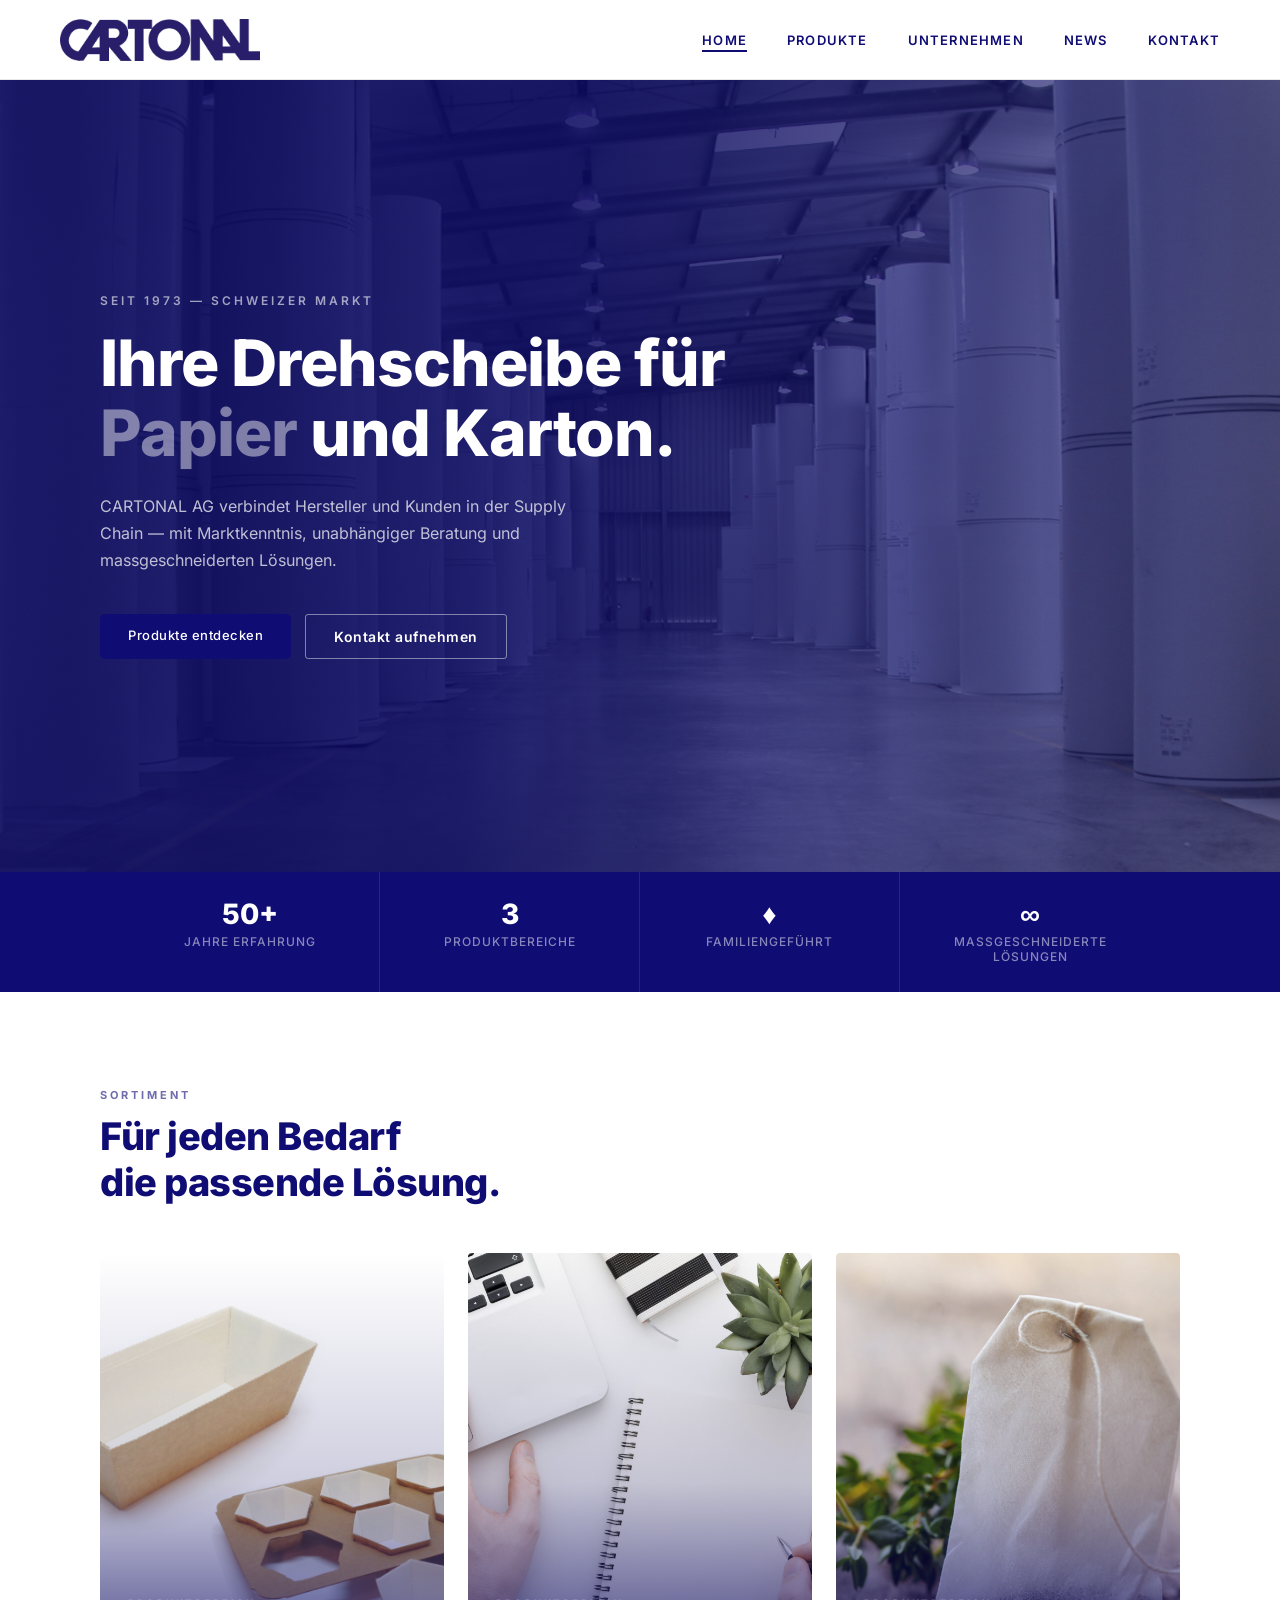
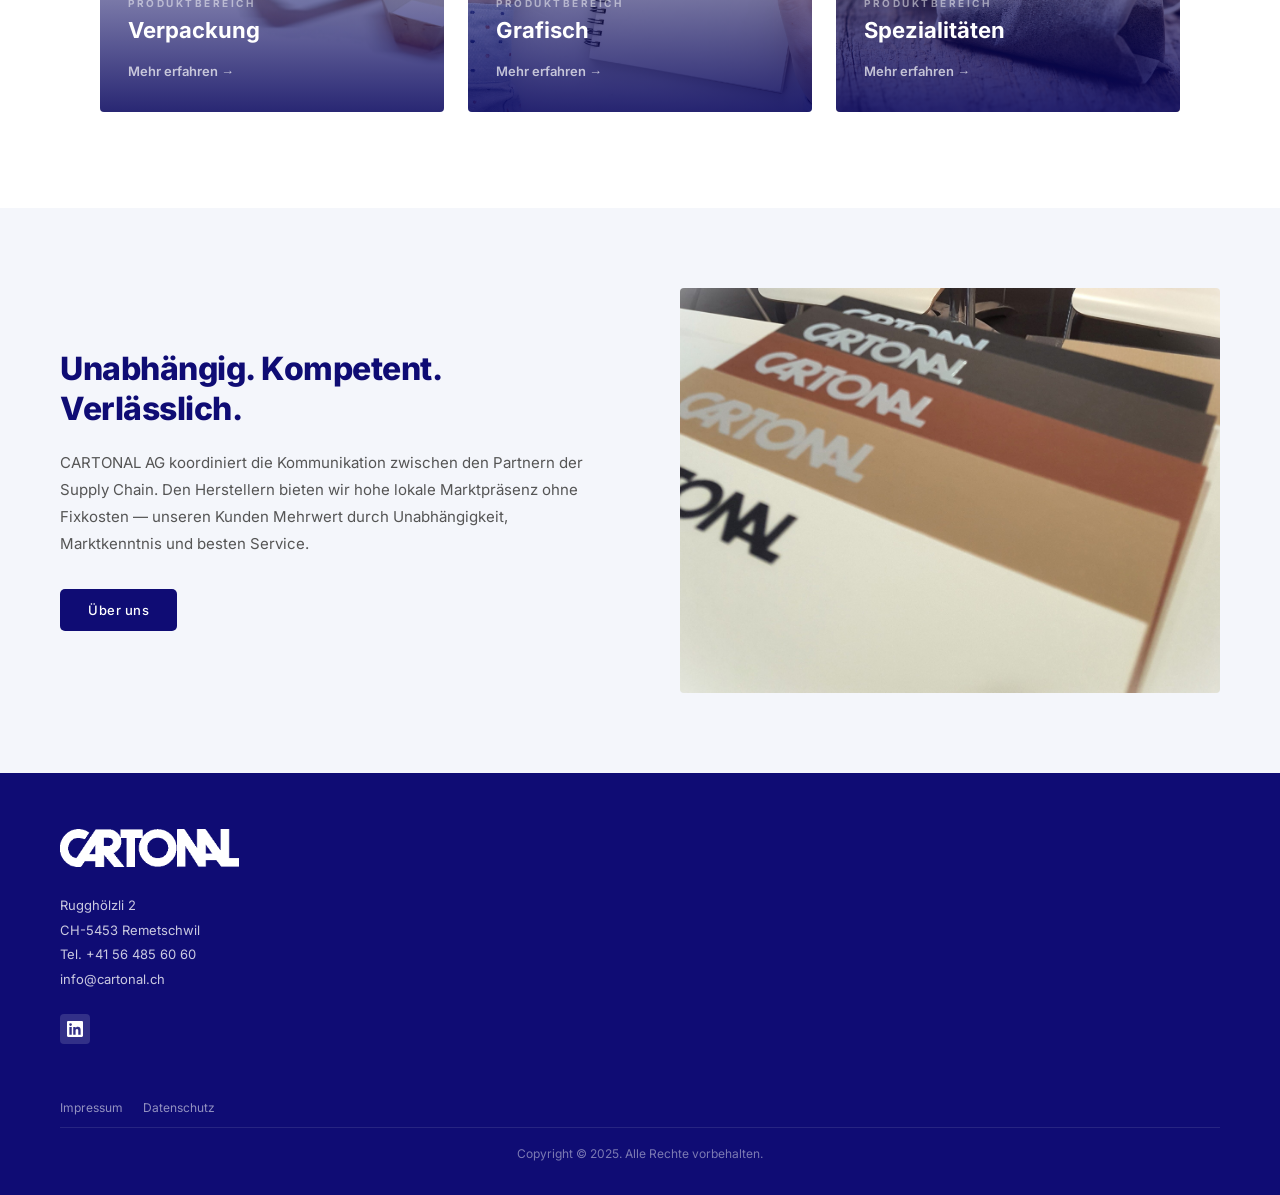
<file: index.html>
<!DOCTYPE html>
<html lang="de">
<head>
<meta charset="UTF-8">
<meta name="viewport" content="width=device-width, initial-scale=1.0">
<title>CARTONAL AG - Ihre Drehscheibe für Papier und Karton</title>
<meta name="description" content="CARTONAL AG – seit 1973 Ihr führender Partner für Papier und Karton in der Schweiz. Verpackung, Grafisch, Spezialitäten.">
<link rel="stylesheet" href="style.css">
<link rel="icon" href="favicon.svg" type="image/svg+xml">
<meta property="og:title" content="CARTONAL AG – Papier und Karton seit 1973">
<meta property="og:description" content="Ihr führender Partner für Papier und Karton in der Schweiz. Verpackung, Grafisch, Spezialitäten.">
<meta property="og:type" content="website">
<meta property="og:url" content="https://cartonal.ch/">
<script type="application/ld+json">{"@context":"https://schema.org","@type":"Organization","name":"CARTONAL AG","url":"https://cartonal.ch","logo":"https://cartonal.ch/logo.png","address":{"@type":"PostalAddress","streetAddress":"Rugghölzli 2","postalCode":"5453","addressLocality":"Remetschwil","addressCountry":"CH"},"telephone":"+41564856060","email":"info@cartonal.ch","foundingDate":"1973","sameAs":["https://www.linkedin.com/company/cartonal-ag/"]}</script>
<style>

/* ── HERO ─────────────────────────────────────────── */
.hero {
  position: relative;
  height: 88vh;
  min-height: 560px;
  display: flex;
  align-items: center;
  overflow: hidden;
}

.hero-img {
  position: absolute;
  inset: 0;
  width: 100%;
  height: 100%;
  object-fit: cover;
  object-position: center;
}

.hero-overlay {
  position: absolute;
  inset: 0;
  background: linear-gradient(100deg, rgba(11,9,96,0.88) 40%, rgba(11,9,96,0.45) 100%);
}

.hero-content {
  position: relative;
  z-index: 2;
  max-width: 1200px;
  width: 100%;
  margin: 0 auto;
  padding: 0 60px;
}

.hero-eyebrow {
  font-size: 12px;
  font-weight: 600;
  letter-spacing: 3px;
  text-transform: uppercase;
  color: rgba(255,255,255,0.6);
  margin-bottom: 20px;
}

.hero-title {
  font-size: clamp(36px, 5vw, 64px);
  font-weight: 800;
  color: #fff;
  line-height: 1.1;
  max-width: 640px;
  margin-bottom: 24px;
  letter-spacing: -1px;
}

.hero-title span {
  color: rgba(255,255,255,0.45);
}

.hero-sub {
  font-size: 16px;
  color: rgba(255,255,255,0.72);
  max-width: 480px;
  line-height: 1.7;
  margin-bottom: 40px;
}

.hero-actions {
  display: flex;
  gap: 14px;
  flex-wrap: wrap;
}

.btn-outline {
  display: inline-block;
  padding: 13px 28px;
  border: 1.5px solid rgba(255,255,255,0.45);
  color: #fff;
  font-size: 14px;
  font-weight: 600;
  letter-spacing: 0.5px;
  text-decoration: none;
  border-radius: 3px;
  transition: border-color .2s, background .2s;
}
.btn-outline:hover {
  border-color: #fff;
  background: rgba(255,255,255,0.08);
}

/* ── STATS BAR ────────────────────────────────────── */
.stats-bar {
  background: var(--navy);
  display: flex;
  justify-content: center;
  gap: 0;
}

.stat {
  flex: 1;
  max-width: 260px;
  text-align: center;
  padding: 28px 20px;
  border-right: 1px solid rgba(255,255,255,0.1);
}
.stat:last-child { border-right: none; }

.stat-number {
  font-size: 28px;
  font-weight: 800;
  color: #fff;
  line-height: 1;
  margin-bottom: 6px;
}

.stat-label {
  font-size: 12px;
  font-weight: 500;
  color: rgba(255,255,255,0.5);
  letter-spacing: 1px;
  text-transform: uppercase;
}

/* ── PRODUCT CARDS ────────────────────────────────── */
.products-section {
  padding: 96px 60px;
  max-width: 1200px;
  margin: 0 auto;
}

.section-label {
  font-size: 11px;
  font-weight: 700;
  letter-spacing: 3px;
  text-transform: uppercase;
  color: var(--navy);
  margin-bottom: 12px;
  opacity: 0.6;
}

.section-title {
  font-size: clamp(26px, 3vw, 38px);
  font-weight: 800;
  color: var(--navy);
  letter-spacing: -0.5px;
  margin-bottom: 48px;
  line-height: 1.2;
}

.product-grid {
  display: grid;
  grid-template-columns: repeat(3, 1fr);
  gap: 24px;
}

.product-card {
  position: relative;
  overflow: hidden;
  border-radius: 4px;
  text-decoration: none;
  display: block;
  aspect-ratio: 3/4;
  background: #111;
}

.product-card img {
  width: 100%;
  height: 100%;
  object-fit: cover;
  display: block;
  transition: transform .5s ease;
}

.product-card:hover img {
  transform: scale(1.05);
}

.product-card-overlay {
  position: absolute;
  inset: 0;
  background: linear-gradient(to top, rgba(11,9,96,0.88) 0%, rgba(11,9,96,0.2) 50%, transparent 100%);
  transition: background .3s;
}

.product-card:hover .product-card-overlay {
  background: linear-gradient(to top, rgba(11,9,96,0.95) 0%, rgba(11,9,96,0.35) 60%, transparent 100%);
}

.product-card-body {
  position: absolute;
  bottom: 0;
  left: 0;
  right: 0;
  padding: 32px 28px;
}

.product-card-tag {
  font-size: 10px;
  font-weight: 700;
  letter-spacing: 2.5px;
  text-transform: uppercase;
  color: rgba(255,255,255,0.5);
  margin-bottom: 8px;
}

.product-card-title {
  font-size: 22px;
  font-weight: 700;
  color: #fff;
  margin-bottom: 16px;
  line-height: 1.2;
}

.product-card-arrow {
  display: inline-flex;
  align-items: center;
  gap: 8px;
  font-size: 13px;
  font-weight: 600;
  color: rgba(255,255,255,0.7);
  transition: color .2s, gap .2s;
}
.product-card:hover .product-card-arrow {
  color: #fff;
  gap: 12px;
}

/* ── INFO STRIP ───────────────────────────────────── */
.info-strip {
  background: #f4f6fb;
  padding: 80px 60px;
}

.info-strip-inner {
  max-width: 1200px;
  margin: 0 auto;
  display: grid;
  grid-template-columns: 1fr 1fr;
  gap: 80px;
  align-items: center;
}

.info-strip-text h2 {
  font-size: clamp(24px, 2.5vw, 34px);
  font-weight: 800;
  color: var(--navy);
  letter-spacing: -0.5px;
  line-height: 1.25;
  margin-bottom: 20px;
}

.info-strip-text p {
  font-size: 15px;
  color: #555;
  line-height: 1.8;
  margin-bottom: 32px;
}

.info-strip-img {
  border-radius: 4px;
  overflow: hidden;
  aspect-ratio: 4/3;
}
.info-strip-img img {
  width: 100%;
  height: 100%;
  object-fit: cover;
  display: block;
}

/* ── RESPONSIVE ───────────────────────────────────── */
@media (max-width: 900px) {
  .hero-content { padding: 0 24px; }
  .stats-bar { flex-wrap: wrap; }
  .stat { flex: 1 1 50%; border-right: none; border-bottom: 1px solid rgba(255,255,255,0.1); }
  .products-section { padding: 60px 24px; }
  .product-grid { grid-template-columns: 1fr; gap: 16px; }
  .product-card { aspect-ratio: 16/9; }
  .info-strip { padding: 60px 24px; }
  .info-strip-inner { grid-template-columns: 1fr; gap: 40px; }
  .info-strip-img { order: -1; }
}

@media (max-width: 560px) {
  .hero { height: 100svh; }
  .hero-title { font-size: 32px; }
}
</style>
</head>
<body>

<!-- HEADER -->
<header>
  <a href="index.html"><img src="logo.png" alt="" class="logo-img" width="200" height="42"></a>
  <button class="hamburger" onclick="document.querySelector('nav').classList.toggle('open')" aria-label="Menu">
    <span></span><span></span><span></span>
  </button>
  <nav>
    <div class="nav-item"><a href="index.html">HOME</a></div>
    <div class="nav-item">
      <a href="produkte.html">PRODUKTE</a>
      <div class="dropdown">
        <a href="verpackung.html">Verpackung</a>
        <a href="grafisch.html">Grafisch</a>
        <a href="spezialitaten.html">Spezialitäten</a>
      </div>
    </div>
    <div class="nav-item">
      <a href="unternehmen.html">UNTERNEHMEN</a>
      <div class="dropdown">
        <a href="unternehmen.html">Über uns</a>
      </div>
    </div>
    <div class="nav-item"><a href="news.html">NEWS</a></div>
    <div class="nav-item"><a href="kontakt.html">KONTAKT</a></div>
  </nav>
</header>

<!-- HERO -->
<section class="hero">
  <img class="hero-img" src="Lagerhalle_Papier.jpg" alt="Cartonal Lagerhalle">
  <div class="hero-overlay"></div>
  <div class="hero-content">
    <p class="hero-eyebrow">Seit 1973 — Schweizer Markt</p>
    <h1 class="hero-title">Ihre Drehscheibe für <span>Papier</span> und Karton.</h1>
    <p class="hero-sub">CARTONAL AG verbindet Hersteller und Kunden in der Supply Chain — mit Marktkenntnis, unabhängiger Beratung und massgeschneiderten Lösungen.</p>
    <div class="hero-actions">
      <a href="produkte.html" class="btn">Produkte entdecken</a>
      <a href="kontakt.html" class="btn-outline">Kontakt aufnehmen</a>
    </div>
  </div>
</section>

<!-- STATS BAR -->
<div class="stats-bar">
  <div class="stat">
    <div class="stat-number">50+</div>
    <div class="stat-label">Jahre Erfahrung</div>
  </div>
  <div class="stat">
    <div class="stat-number">3</div>
    <div class="stat-label">Produktbereiche</div>
  </div>
  <div class="stat">
    <div class="stat-number">♦</div>
    <div class="stat-label">Familiengeführt</div>
  </div>
  <div class="stat">
    <div class="stat-number">∞</div>
    <div class="stat-label">Massgeschneiderte Lösungen</div>
  </div>
</div>

<!-- PRODUCTS -->
<section class="products-section">
  <p class="section-label">Sortiment</p>
  <h2 class="section-title">Für jeden Bedarf<br>die passende Lösung.</h2>

  <div class="product-grid">

    <a href="verpackung.html" class="product-card">
      <img src="Bakewell-1536x1024.jpg" alt="Verpackung">
      <div class="product-card-overlay"></div>
      <div class="product-card-body">
        <p class="product-card-tag">Produktbereich</p>
        <h3 class="product-card-title">Verpackung</h3>
        <span class="product-card-arrow">Mehr erfahren →</span>
      </div>
    </a>

    <a href="grafisch.html" class="product-card">
      <img src="AdobeStock_276083721-scaled.jpeg" alt="Grafisch">
      <div class="product-card-overlay"></div>
      <div class="product-card-body">
        <p class="product-card-tag">Produktbereich</p>
        <h3 class="product-card-title">Grafisch</h3>
        <span class="product-card-arrow">Mehr erfahren →</span>
      </div>
    </a>

    <a href="spezialitaten.html" class="product-card">
      <img src="AdobeStock_121027142-scaled.jpeg" alt="Spezialitäten">
      <div class="product-card-overlay"></div>
      <div class="product-card-body">
        <p class="product-card-tag">Produktbereich</p>
        <h3 class="product-card-title">Spezialitäten</h3>
        <span class="product-card-arrow">Mehr erfahren →</span>
      </div>
    </a>

  </div>
</section>

<!-- INFO STRIP -->
<div class="info-strip">
  <div class="info-strip-inner">
    <div class="info-strip-text">
      <h2>Unabhängig. Kompetent. Verlässlich.</h2>
      <p>CARTONAL AG koordiniert die Kommunikation zwischen den Partnern der Supply Chain. Den Herstellern bieten wir hohe lokale Marktpräsenz ohne Fixkosten — unseren Kunden Mehrwert durch Unabhängigkeit, Marktkenntnis und besten Service.</p>
      <a href="unternehmen.html" class="btn">Über uns</a>
    </div>
    <div class="info-strip-img">
      <img src="Cartonal_Papiere-mit-Logo-scaled.jpg" alt="Cartonal Papiere">
    </div>
  </div>
</div>

<!-- FOOTER -->
<footer>
  <a href="index.html">
    <img src="logo-weiss.png" alt="Cartonal" class="footer-logo-img">
  </a>
  <div class="footer-address">
    Rugghölzli 2<br>
    CH-5453 Remetschwil<br>
    Tel. +41 56 485 60 60<br>
    <a href="mailto:info@cartonal.ch">info@cartonal.ch</a>
  </div>
  <a href="https://www.linkedin.com/company/cartonal-ag/" target="_blank" class="linkedin-icon" title="LinkedIn">
    <svg viewBox="0 0 24 24" xmlns="http://www.w3.org/2000/svg">
      <path d="M20.447 20.452h-3.554v-5.569c0-1.328-.027-3.037-1.852-3.037-1.853 0-2.136 1.445-2.136 2.939v5.667H9.351V9h3.414v1.561h.046c.477-.9 1.637-1.85 3.37-1.85 3.601 0 4.267 2.37 4.267 5.455v6.286zM5.337 7.433a2.062 2.062 0 0 1-2.063-2.065 2.064 2.064 0 1 1 2.063 2.065zm1.782 13.019H3.555V9h3.564v11.452zM22.225 0H1.771C.792 0 0 .774 0 1.729v20.542C0 23.227.792 24 1.771 24h20.451C23.2 24 24 23.227 24 22.271V1.729C24 .774 23.2 0 22.222 0h.003z"/>
    </svg>
  </a>
  <div class="footer-links">
    <a href="impressum.html">Impressum</a>
    <a href="datenschutz.html">Datenschutz</a>
  </div>
  <div class="copyright">Copyright &copy; 2025. Alle Rechte vorbehalten.</div>
</footer>

<script src="nav-active.js" defer></script>
</body>
</html>
</file>
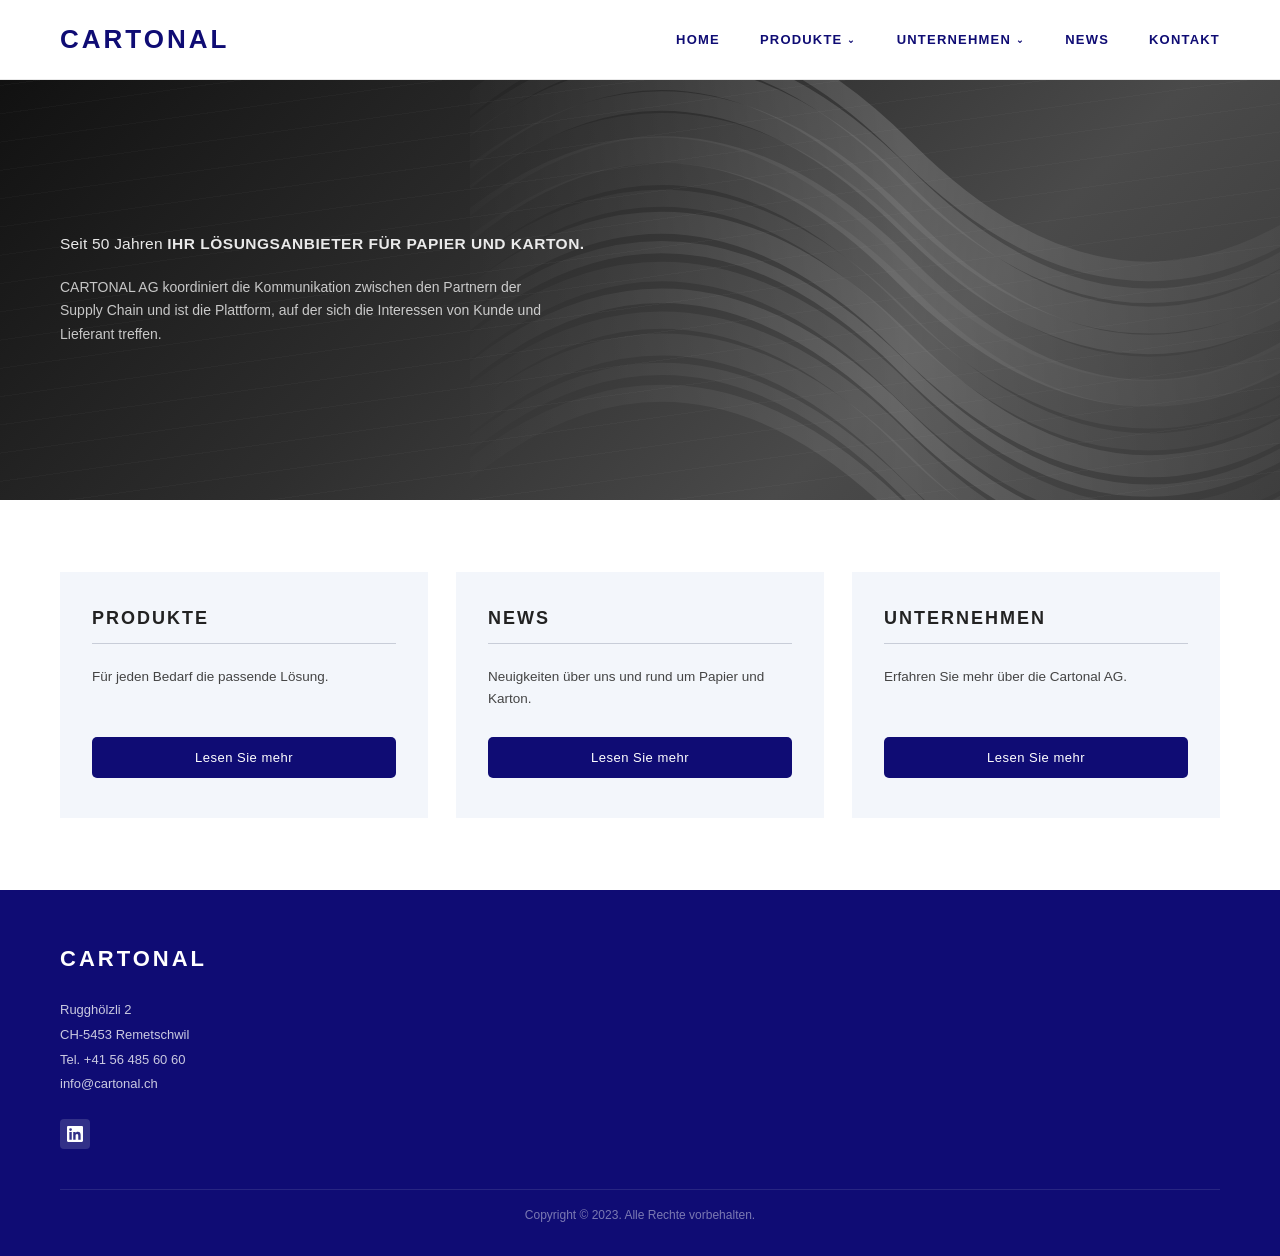
<file: cartonal.html>
<!DOCTYPE html>
<html lang="de">
<head>
<meta charset="UTF-8">
<meta name="viewport" content="width=device-width, initial-scale=1.0">
<title>CARTONAL AG</title>
<style>
  *, *::before, *::after { box-sizing: border-box; margin: 0; padding: 0; }

  :root {
    --navy: #0f0c74;
    --navy-dark: #0b0960;
    --gray-bg: #f3f6fb;
    --text: #313131;
    --text-light: #555;
  }

  body {
    font-family: 'Inter', sans-serif;
    color: var(--text);
    background: #fff;
  }

  /* ── HEADER ── */
  header {
    display: flex;
    align-items: center;
    justify-content: space-between;
    padding: 0 60px;
    height: 80px;
    background: #fff;
    border-bottom: 1px solid #e8e8e8;
    position: sticky;
    top: 0;
    z-index: 100;
  }

  .logo-img {
    height: 42px;
    width: auto;
    display: block;
  }

  /* Fallback text logo if image not available */
  .logo-text {
    font-family: 'Inter', sans-serif;
    font-size: 26px;
    font-weight: 700;
    color: var(--navy);
    letter-spacing: 3px;
    text-decoration: none;
    user-select: none;
  }

  nav {
    display: flex;
    align-items: center;
    gap: 40px;
  }

  nav .nav-item {
    position: relative;
  }

  nav a {
    font-size: 13px;
    font-weight: 600;
    letter-spacing: 1.2px;
    text-transform: uppercase;
    color: var(--navy);
    text-decoration: none;
    display: flex;
    align-items: center;
    gap: 5px;
    transition: opacity .2s;
    padding: 4px 0;
  }

  nav a:hover { opacity: .65; }

  nav a .arrow {
    font-size: 9px;
    margin-top: 1px;
  }

  /* Dropdown */
  .dropdown {
    position: absolute;
    top: calc(100% + 16px);
    left: 0;
    min-width: 180px;
    background: #fff;
    border: 1px solid #e8e8e8;
    box-shadow: 0 8px 24px rgba(0,0,0,0.10);
    display: none;
    flex-direction: column;
    padding: 6px 0;
    z-index: 200;
  }

  .nav-item:hover .dropdown { display: flex; }

  .dropdown a {
    font-size: 12.5px;
    font-weight: 500;
    letter-spacing: 0.8px;
    color: var(--text);
    padding: 10px 20px;
    display: block;
    transition: background .15s;
  }

  .dropdown a:hover {
    background: var(--gray-bg);
    opacity: 1;
  }

  /* ── HERO ── */
  .hero {
    position: relative;
    height: 420px;
    background: #2a2a2a;
    overflow: hidden;
    display: flex;
    align-items: center;
  }

  .hero-bg {
    position: absolute;
    inset: 0;
    background:
      repeating-linear-gradient(
        -8deg,
        rgba(255,255,255,0.025) 0px,
        rgba(255,255,255,0.025) 1px,
        transparent 1px,
        transparent 28px
      ),
      linear-gradient(135deg, #111111 0%, #2e2e2e 40%, #4a4a4a 70%, #3a3a3a 100%);
    background-size: auto, 100% 100%;
  }

  .hero-waves {
    position: absolute;
    right: -60px;
    top: -40px;
    width: 68%;
    height: 145%;
    opacity: 0.5;
  }

  .hero-waves svg {
    width: 100%;
    height: 100%;
  }

  .hero-content {
    position: relative;
    z-index: 2;
    padding: 0 60px;
    max-width: 680px;
  }

  .hero-content p.tagline {
    font-size: 15.5px;
    color: rgba(255,255,255,0.90);
    margin-bottom: 20px;
    line-height: 1.45;
    letter-spacing: 0.2px;
  }

  .hero-content p.tagline strong {
    font-weight: 700;
    letter-spacing: 0.5px;
  }

  .hero-content p.body {
    font-size: 14px;
    color: rgba(255,255,255,0.75);
    line-height: 1.7;
    max-width: 500px;
  }

  /* ── CARDS ── */
  .cards-section {
    padding: 72px 60px;
    display: flex;
    justify-content: center;
    gap: 28px;
  }

  .card {
    background: var(--gray-bg);
    padding: 36px 32px 40px;
    flex: 1;
    max-width: 380px;
    min-height: 240px;
    display: flex;
    flex-direction: column;
  }

  .card h2 {
    font-family: 'Inter', sans-serif;
    font-size: 18px;
    font-weight: 700;
    letter-spacing: 2px;
    color: #222;
    text-transform: uppercase;
    margin-bottom: 14px;
  }

  .card .divider {
    width: 100%;
    height: 1px;
    background: #c8cdd8;
    margin-bottom: 22px;
  }

  .card p {
    font-size: 13.5px;
    color: #444;
    line-height: 1.6;
    flex: 1;
    margin-bottom: 28px;
  }

  .btn {
    display: block;
    width: 100%;
    padding: 13px 20px;
    background: var(--navy);
    color: #fff;
    font-family: 'Inter', sans-serif;
    font-size: 13px;
    font-weight: 500;
    letter-spacing: .5px;
    text-align: center;
    border: none;
    cursor: pointer;
    text-decoration: none;
    border-radius: 5px;
    transition: background .2s;
  }

  .btn:hover { background: var(--navy-dark); }

  /* ── FOOTER ── */
  footer {
    background: var(--navy);
    padding: 56px 60px 34px;
    color: rgba(255,255,255,0.85);
  }

  .footer-logo {
    font-family: 'Inter', sans-serif;
    font-size: 22px;
    font-weight: 700;
    color: #fff;
    letter-spacing: 3px;
    margin-bottom: 26px;
    display: block;
    text-transform: uppercase;
  }

  .footer-address {
    font-size: 13px;
    line-height: 1.9;
    color: rgba(255,255,255,0.78);
    margin-bottom: 22px;
  }

  .footer-address a {
    color: rgba(255,255,255,0.78);
    text-decoration: none;
  }

  .footer-address a:hover { text-decoration: underline; }

  .linkedin-icon {
    display: inline-flex;
    align-items: center;
    justify-content: center;
    width: 30px;
    height: 30px;
    background: rgba(255,255,255,0.15);
    border-radius: 4px;
    cursor: pointer;
    transition: background .2s;
    margin-bottom: 40px;
  }

  .linkedin-icon:hover { background: rgba(255,255,255,0.28); }

  .linkedin-icon svg {
    width: 16px;
    height: 16px;
    fill: #fff;
  }

  .copyright {
    text-align: center;
    font-size: 12px;
    color: rgba(255,255,255,0.45);
    padding-top: 18px;
    border-top: 1px solid rgba(255,255,255,0.1);
  }
</style>
</head>
<body>

<!-- HEADER -->
<header>
  <a href="#" class="logo-text">CARTONAL</a>
  <nav>
    <div class="nav-item">
      <a href="#">HOME</a>
    </div>
    <div class="nav-item">
      <a href="#">PRODUKTE <span class="arrow">&#8964;</span></a>
      <div class="dropdown">
        <a href="#">Verpackung</a>
        <a href="#">Grafisch</a>
        <a href="#">Spezialitäten</a>
      </div>
    </div>
    <div class="nav-item">
      <a href="#">UNTERNEHMEN <span class="arrow">&#8964;</span></a>
      <div class="dropdown">
        <a href="#">Über uns</a>
      </div>
    </div>
    <div class="nav-item">
      <a href="#">NEWS</a>
    </div>
    <div class="nav-item">
      <a href="#">KONTAKT</a>
    </div>
  </nav>
</header>

<!-- HERO -->
<section class="hero">
  <div class="hero-bg"></div>

  <div class="hero-waves">
    <svg viewBox="0 0 800 500" preserveAspectRatio="xMidYMid slice" xmlns="http://www.w3.org/2000/svg">
      <defs>
        <linearGradient id="wg1" x1="0" y1="0" x2="1" y2="0">
          <stop offset="0%" stop-color="#888" stop-opacity="0"/>
          <stop offset="50%" stop-color="#aaa" stop-opacity="0.6"/>
          <stop offset="100%" stop-color="#666" stop-opacity="0.2"/>
        </linearGradient>
        <linearGradient id="wg2" x1="0" y1="0" x2="1" y2="0">
          <stop offset="0%" stop-color="#777" stop-opacity="0"/>
          <stop offset="50%" stop-color="#999" stop-opacity="0.5"/>
          <stop offset="100%" stop-color="#555" stop-opacity="0.1"/>
        </linearGradient>
      </defs>
      <path d="M0,250 Q200,50 400,250 Q600,450 800,250" stroke="url(#wg1)" stroke-width="18" fill="none"/>
      <path d="M0,230 Q200,30 400,230 Q600,430 800,230" stroke="url(#wg2)" stroke-width="14" fill="none"/>
      <path d="M0,270 Q200,70 400,270 Q600,470 800,270" stroke="url(#wg1)" stroke-width="10" fill="none"/>
      <path d="M0,210 Q200,10 400,210 Q600,410 800,210" stroke="url(#wg2)" stroke-width="18" fill="none"/>
      <path d="M0,190 Q200,-10 400,190 Q600,390 800,190" stroke="url(#wg1)" stroke-width="22" fill="none"/>
      <path d="M0,290 Q200,90 400,290 Q600,490 800,290" stroke="url(#wg2)" stroke-width="16" fill="none"/>
      <path d="M0,310 Q200,110 400,310 Q600,510 800,310" stroke="url(#wg1)" stroke-width="12" fill="none"/>
      <path d="M0,170 Q200,-30 400,170 Q600,370 800,170" stroke="url(#wg2)" stroke-width="20" fill="none"/>
      <path d="M0,150 Q200,-50 400,150 Q600,350 800,150" stroke="url(#wg1)" stroke-width="16" fill="none"/>
      <path d="M0,330 Q200,130 400,330 Q600,530 800,330" stroke="url(#wg2)" stroke-width="14" fill="none"/>
      <path d="M0,130 Q200,-70 400,130 Q600,330 800,130" stroke="url(#wg1)" stroke-width="22" fill="none"/>
      <path d="M0,350 Q200,150 400,350 Q600,550 800,350" stroke="url(#wg2)" stroke-width="18" fill="none"/>
      <path d="M0,110 Q200,-90 400,110 Q600,310 800,110" stroke="url(#wg1)" stroke-width="12" fill="none"/>
      <path d="M0,370 Q200,170 400,370 Q600,570 800,370" stroke="url(#wg2)" stroke-width="10" fill="none"/>
      <path d="M0,90  Q200,-110 400,90 Q600,290 800,90"  stroke="url(#wg1)" stroke-width="16" fill="none"/>
      <path d="M0,390 Q200,190 400,390 Q600,590 800,390" stroke="url(#wg2)" stroke-width="14" fill="none"/>
    </svg>
  </div>

  <div class="hero-content">
    <p class="tagline">Seit 50 Jahren <strong>IHR LÖSUNGSANBIETER FÜR PAPIER UND KARTON.</strong></p>
    <p class="body">CARTONAL AG koordiniert die Kommunikation zwischen den Partnern der Supply Chain und ist die Plattform, auf der sich die Interessen von Kunde und Lieferant treffen.</p>
  </div>
</section>

<!-- CARDS -->
<section class="cards-section">
  <div class="card">
    <h2>Produkte</h2>
    <div class="divider"></div>
    <p>Für jeden Bedarf die passende Lösung.</p>
    <a href="#" class="btn">Lesen Sie mehr</a>
  </div>

  <div class="card">
    <h2>News</h2>
    <div class="divider"></div>
    <p>Neuigkeiten über uns und rund um Papier und Karton.</p>
    <a href="#" class="btn">Lesen Sie mehr</a>
  </div>

  <div class="card">
    <h2>Unternehmen</h2>
    <div class="divider"></div>
    <p>Erfahren Sie mehr über die Cartonal AG.</p>
    <a href="#" class="btn">Lesen Sie mehr</a>
  </div>
</section>

<!-- FOOTER -->
<footer>
  <span class="footer-logo">CARTONAL</span>
  <div class="footer-address">
    Rugghölzli 2<br>
    CH-5453 Remetschwil<br>
    Tel. +41 56 485 60 60<br>
    <a href="mailto:info@cartonal.ch">info@cartonal.ch</a>
  </div>
  <a href="https://www.linkedin.com" target="_blank" class="linkedin-icon" title="LinkedIn">
    <svg viewBox="0 0 24 24" xmlns="http://www.w3.org/2000/svg">
      <path d="M20.447 20.452h-3.554v-5.569c0-1.328-.027-3.037-1.852-3.037-1.853 0-2.136 1.445-2.136 2.939v5.667H9.351V9h3.414v1.561h.046c.477-.9 1.637-1.85 3.37-1.85 3.601 0 4.267 2.37 4.267 5.455v6.286zM5.337 7.433a2.062 2.062 0 0 1-2.063-2.065 2.064 2.064 0 1 1 2.063 2.065zm1.782 13.019H3.555V9h3.564v11.452zM22.225 0H1.771C.792 0 0 .774 0 1.729v20.542C0 23.227.792 24 1.771 24h20.451C23.2 24 24 23.227 24 22.271V1.729C24 .774 23.2 0 22.222 0h.003z"/>
    </svg>
  </a>
  <div class="copyright">Copyright © 2023. Alle Rechte vorbehalten.</div>
</footer>

</body>
</html>
</file>
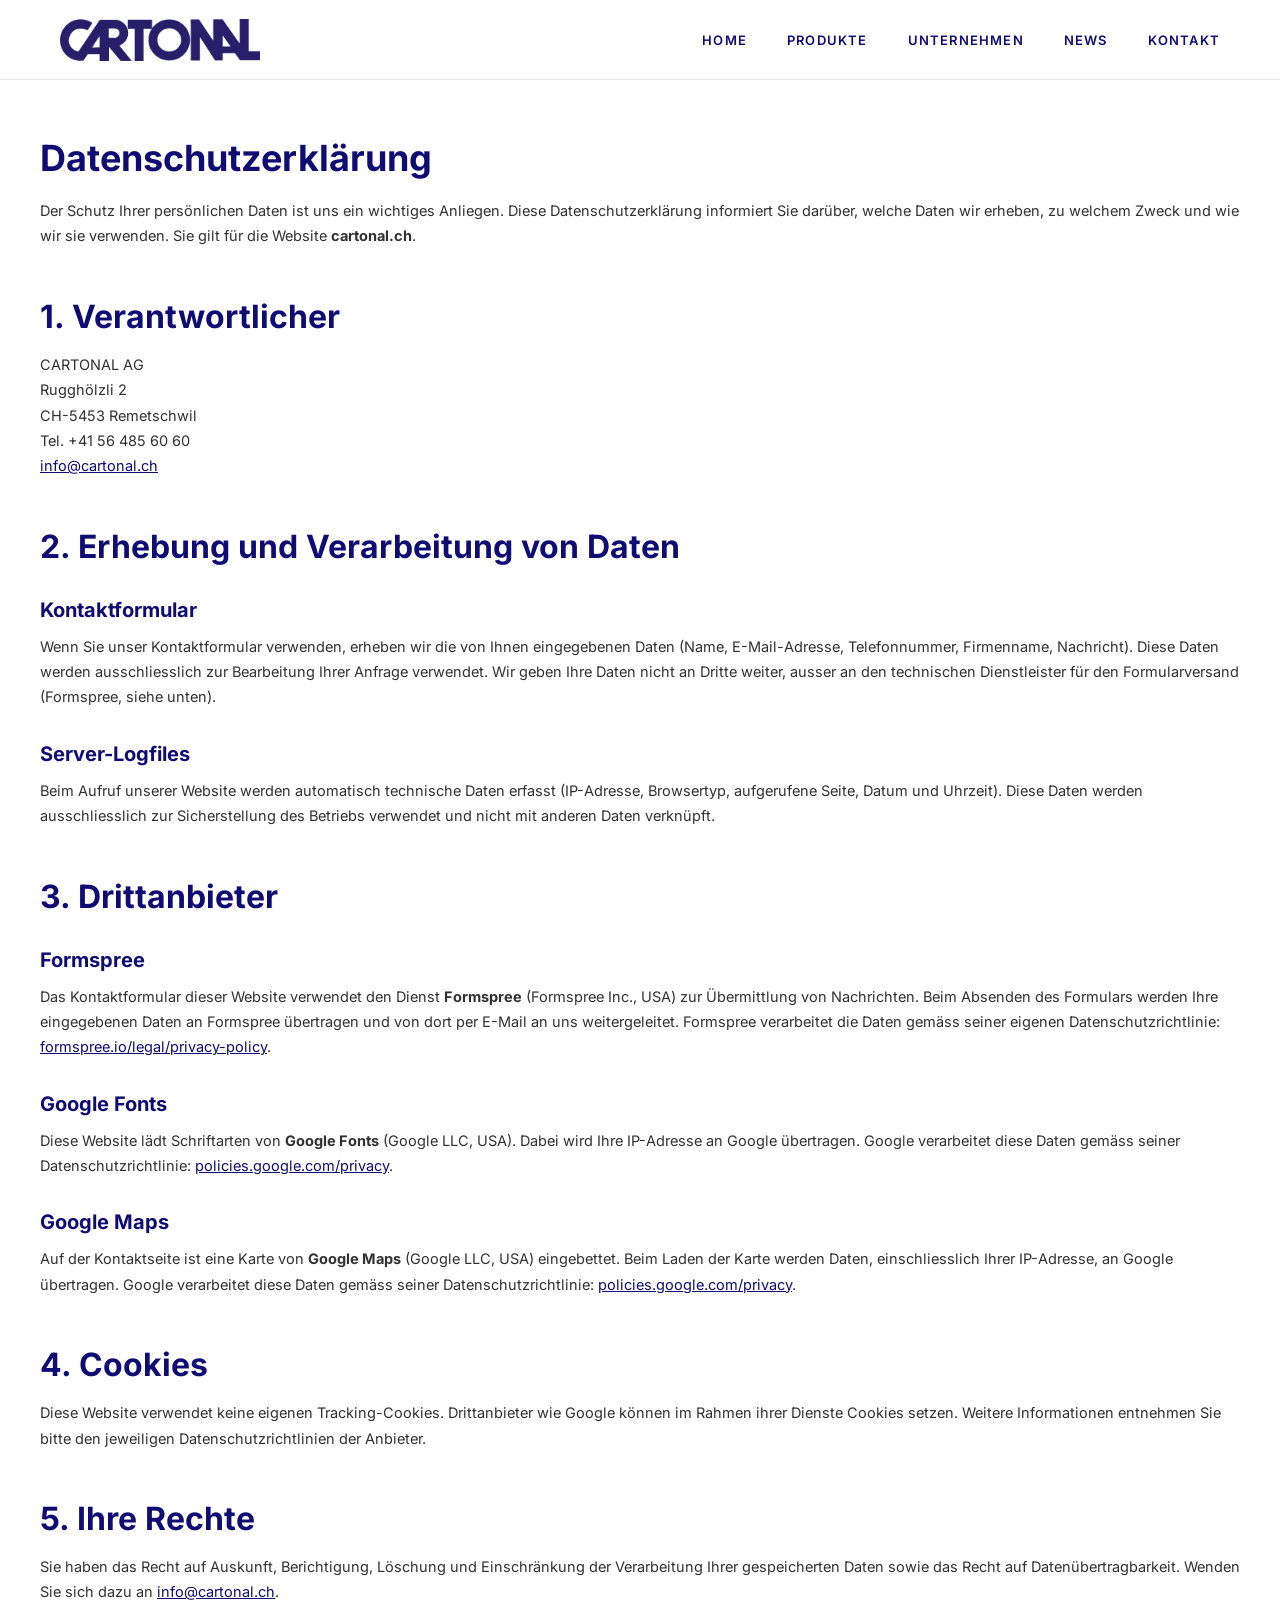
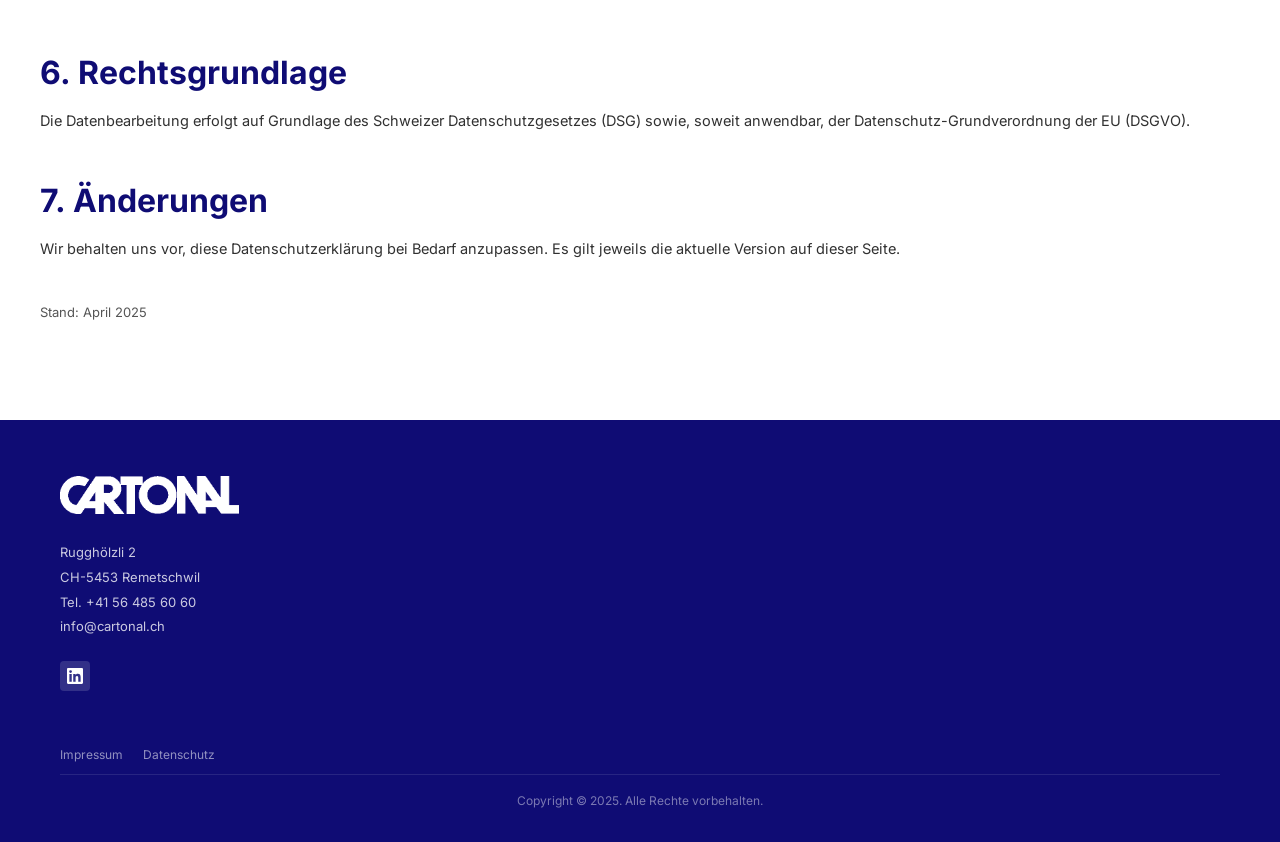
<file: datenschutz.html>
<!DOCTYPE html>
<html lang="de">
<head>
<meta charset="UTF-8">
<meta name="viewport" content="width=device-width, initial-scale=1.0">
<title>Datenschutzerklärung | CARTONAL AG</title>
<meta name="robots" content="noindex">
<link rel="stylesheet" href="style.css">
<link rel="icon" href="favicon.svg" type="image/svg+xml">
</head>
<body>

<!-- HEADER -->
<header>
  <a href="index.html"><img src="logo.png" alt="" class="logo-img" width="200" height="42"></a>
  <button class="hamburger" onclick="document.querySelector('nav').classList.toggle('open')" aria-label="Menu">
    <span></span><span></span><span></span>
  </button>
  <nav>
    <div class="nav-item"><a href="index.html">HOME</a></div>
    <div class="nav-item">
      <a href="produkte.html">PRODUKTE</a>
      <div class="dropdown">
        <a href="verpackung.html">Verpackung</a>
        <a href="grafisch.html">Grafisch</a>
        <a href="spezialitaten.html">Spezialitäten</a>
      </div>
    </div>
    <div class="nav-item">
      <a href="unternehmen.html">UNTERNEHMEN</a>
      <div class="dropdown">
        <a href="unternehmen.html">Über uns</a>
      </div>
    </div>
    <div class="nav-item"><a href="news.html">NEWS</a></div>
    <div class="nav-item"><a href="kontakt.html">KONTAKT</a></div>
  </nav>
</header>

<!-- PAGE CONTENT -->
<div class="page-content">

  <h1>Datenschutzerklärung</h1>

  <p>Der Schutz Ihrer persönlichen Daten ist uns ein wichtiges Anliegen. Diese Datenschutzerklärung informiert Sie darüber, welche Daten wir erheben, zu welchem Zweck und wie wir sie verwenden. Sie gilt für die Website <strong>cartonal.ch</strong>.</p>

  <h2>1. Verantwortlicher</h2>
  <p>
    CARTONAL AG<br>
    Rugghölzli 2<br>
    CH-5453 Remetschwil<br>
    Tel. +41 56 485 60 60<br>
    <a href="mailto:info@cartonal.ch">info@cartonal.ch</a>
  </p>

  <h2>2. Erhebung und Verarbeitung von Daten</h2>

  <h3>Kontaktformular</h3>
  <p>Wenn Sie unser Kontaktformular verwenden, erheben wir die von Ihnen eingegebenen Daten (Name, E-Mail-Adresse, Telefonnummer, Firmenname, Nachricht). Diese Daten werden ausschliesslich zur Bearbeitung Ihrer Anfrage verwendet. Wir geben Ihre Daten nicht an Dritte weiter, ausser an den technischen Dienstleister für den Formularversand (Formspree, siehe unten).</p>

  <h3>Server-Logfiles</h3>
  <p>Beim Aufruf unserer Website werden automatisch technische Daten erfasst (IP-Adresse, Browsertyp, aufgerufene Seite, Datum und Uhrzeit). Diese Daten werden ausschliesslich zur Sicherstellung des Betriebs verwendet und nicht mit anderen Daten verknüpft.</p>

  <h2>3. Drittanbieter</h2>

  <h3>Formspree</h3>
  <p>Das Kontaktformular dieser Website verwendet den Dienst <strong>Formspree</strong> (Formspree Inc., USA) zur Übermittlung von Nachrichten. Beim Absenden des Formulars werden Ihre eingegebenen Daten an Formspree übertragen und von dort per E-Mail an uns weitergeleitet. Formspree verarbeitet die Daten gemäss seiner eigenen Datenschutzrichtlinie: <a href="https://formspree.io/legal/privacy-policy" target="_blank">formspree.io/legal/privacy-policy</a>.</p>

  <h3>Google Fonts</h3>
  <p>Diese Website lädt Schriftarten von <strong>Google Fonts</strong> (Google LLC, USA). Dabei wird Ihre IP-Adresse an Google übertragen. Google verarbeitet diese Daten gemäss seiner Datenschutzrichtlinie: <a href="https://policies.google.com/privacy" target="_blank">policies.google.com/privacy</a>.</p>

  <h3>Google Maps</h3>
  <p>Auf der Kontaktseite ist eine Karte von <strong>Google Maps</strong> (Google LLC, USA) eingebettet. Beim Laden der Karte werden Daten, einschliesslich Ihrer IP-Adresse, an Google übertragen. Google verarbeitet diese Daten gemäss seiner Datenschutzrichtlinie: <a href="https://policies.google.com/privacy" target="_blank">policies.google.com/privacy</a>.</p>

  <h2>4. Cookies</h2>
  <p>Diese Website verwendet keine eigenen Tracking-Cookies. Drittanbieter wie Google können im Rahmen ihrer Dienste Cookies setzen. Weitere Informationen entnehmen Sie bitte den jeweiligen Datenschutzrichtlinien der Anbieter.</p>

  <h2>5. Ihre Rechte</h2>
  <p>Sie haben das Recht auf Auskunft, Berichtigung, Löschung und Einschränkung der Verarbeitung Ihrer gespeicherten Daten sowie das Recht auf Datenübertragbarkeit. Wenden Sie sich dazu an <a href="mailto:info@cartonal.ch">info@cartonal.ch</a>.</p>

  <h2>6. Rechtsgrundlage</h2>
  <p>Die Datenbearbeitung erfolgt auf Grundlage des Schweizer Datenschutzgesetzes (DSG) sowie, soweit anwendbar, der Datenschutz-Grundverordnung der EU (DSGVO).</p>

  <h2>7. Änderungen</h2>
  <p>Wir behalten uns vor, diese Datenschutzerklärung bei Bedarf anzupassen. Es gilt jeweils die aktuelle Version auf dieser Seite.</p>

  <p style="margin-top:40px;font-size:13px;color:var(--text-light)">Stand: April 2025</p>

</div>

<!-- FOOTER -->
<footer>
  <a href="index.html">
    <img src="logo-weiss.png" alt="Cartonal" class="footer-logo-img">
  </a>
  <div class="footer-address">
    Rugghölzli 2<br>
    CH-5453 Remetschwil<br>
    Tel. +41 56 485 60 60<br>
    <a href="mailto:info@cartonal.ch">info@cartonal.ch</a>
  </div>
  <a href="https://www.linkedin.com/company/cartonal-ag/" target="_blank" class="linkedin-icon" title="LinkedIn">
    <svg viewBox="0 0 24 24" xmlns="http://www.w3.org/2000/svg">
      <path d="M20.447 20.452h-3.554v-5.569c0-1.328-.027-3.037-1.852-3.037-1.853 0-2.136 1.445-2.136 2.939v5.667H9.351V9h3.414v1.561h.046c.477-.9 1.637-1.85 3.37-1.85 3.601 0 4.267 2.37 4.267 5.455v6.286zM5.337 7.433a2.062 2.062 0 0 1-2.063-2.065 2.064 2.064 0 1 1 2.063 2.065zm1.782 13.019H3.555V9h3.564v11.452zM22.225 0H1.771C.792 0 0 .774 0 1.729v20.542C0 23.227.792 24 1.771 24h20.451C23.2 24 24 23.227 24 22.271V1.729C24 .774 23.2 0 22.222 0h.003z"/>
    </svg>
  </a>
  <div class="footer-links">
    <a href="impressum.html">Impressum</a>
    <a href="datenschutz.html">Datenschutz</a>
  </div>
  <div class="copyright">Copyright &copy; 2025. Alle Rechte vorbehalten.</div>
</footer>

<script src="nav-active.js" defer></script>
</body>
</html>
</file>
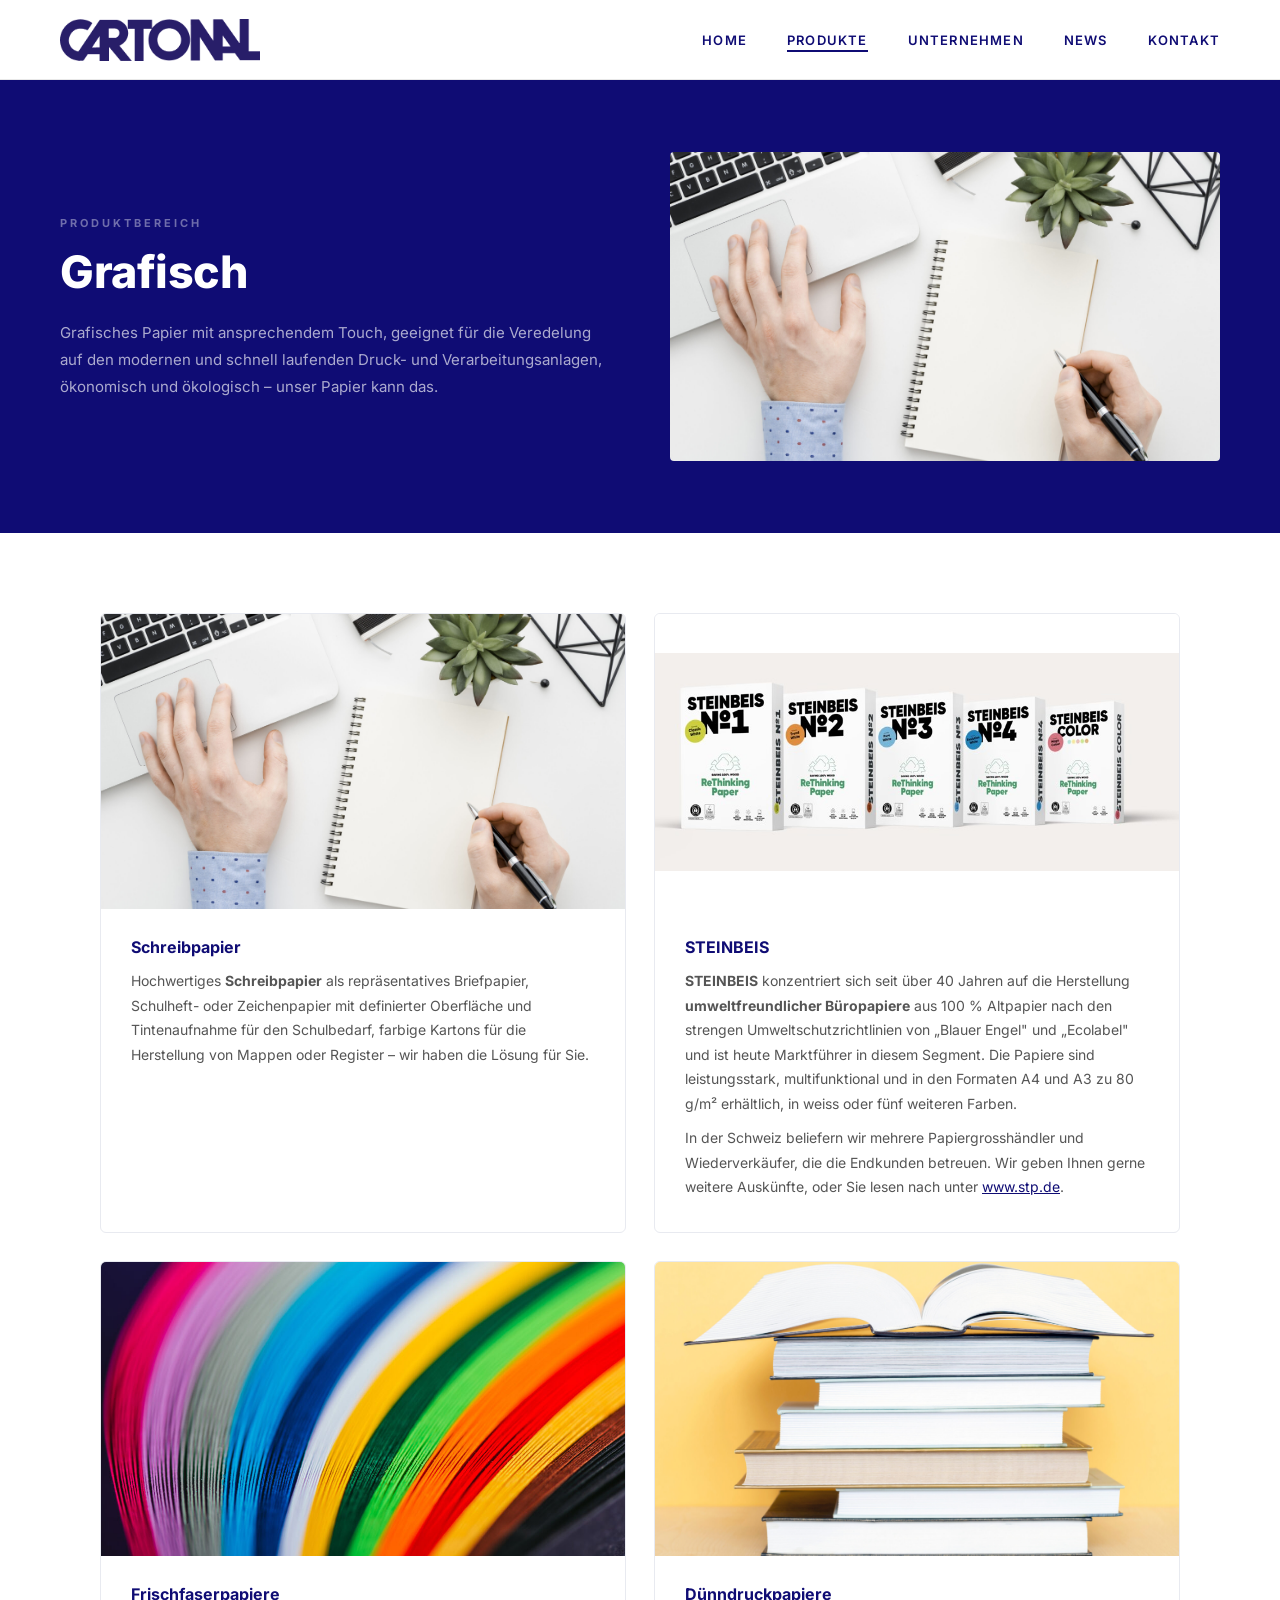
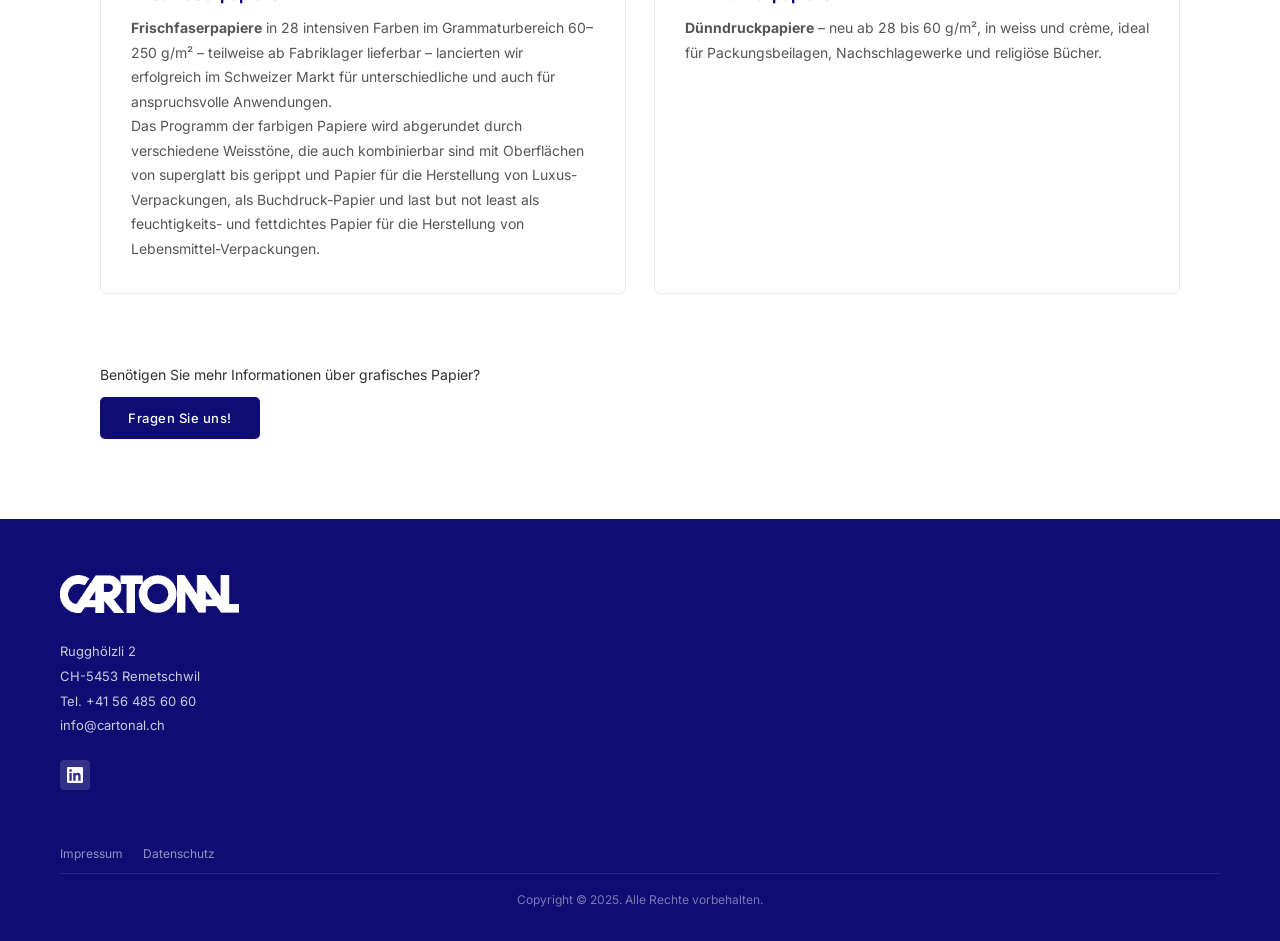
<file: grafisch.html>
<!DOCTYPE html>
<html lang="de">
<head>
<meta charset="UTF-8">
<meta name="viewport" content="width=device-width, initial-scale=1.0">
<title>Grafisches Papier - Vielfalt in Farbe &amp; Grammatur | Cartonal AG</title>
<meta name="description" content="Grafisches Papier - Recyclingpapier für Büro, Schule, Packungsbeilagen & mehr in verschiedenen Farben und Grammaturen. Ökologisch und vielseitig.">
<link rel="stylesheet" href="style.css">
<link rel="icon" href="favicon.svg" type="image/svg+xml">
<style>

.vp-hero {
  background: var(--navy);
  padding: 72px 60px;
  display: grid;
  grid-template-columns: 1fr 1fr;
  gap: 60px;
  align-items: center;
}
.vp-hero-text .label {
  font-size: 11px;
  font-weight: 700;
  letter-spacing: 3px;
  text-transform: uppercase;
  color: rgba(255,255,255,0.4);
  margin-bottom: 14px;
}
.vp-hero-text h1 {
  font-size: clamp(28px, 3.5vw, 48px);
  font-weight: 800;
  color: #fff;
  line-height: 1.15;
  letter-spacing: -0.5px;
  margin-bottom: 20px;
}
.vp-hero-text p {
  font-size: 15px;
  color: rgba(255,255,255,0.65);
  line-height: 1.8;
}
.vp-hero-img {
  border-radius: 4px;
  overflow: hidden;
  aspect-ratio: 16/9;
}
.vp-hero-img img {
  width: 100%;
  height: 100%;
  object-fit: cover;
  display: block;
}

.vp-section {
  max-width: 1200px;
  margin: 0 auto;
  padding: 80px 60px;
}
.vp-grid {
  display: grid;
  grid-template-columns: repeat(2, 1fr);
  gap: 28px;
  margin-bottom: 72px;
}
.vp-card {
  background: #fff;
  border: 1px solid #e8eaf0;
  border-radius: 6px;
  overflow: hidden;
  transition: box-shadow 0.2s, transform 0.2s;
}
.vp-card:hover {
  box-shadow: 0 8px 32px rgba(15,12,116,0.10);
  transform: translateY(-3px);
}
.vp-card-img {
  aspect-ratio: 16/9;
  overflow: hidden;
  background: #f7f8fb;
}
.vp-card-img img {
  width: 100%;
  height: 100%;
  object-fit: cover;
  display: block;
}
.vp-card-img img.contain {
  object-fit: contain;
}
.vp-card-body {
  padding: 28px 30px 32px;
}
.vp-card-body h3 {
  font-size: 16px;
  font-weight: 700;
  color: var(--navy);
  margin-bottom: 12px;
}
.vp-card-body p {
  font-size: 14px;
  color: #555;
  line-height: 1.75;
}
.vp-card-body a {
  color: var(--navy);
}

@media (max-width: 900px) {
  .vp-hero { grid-template-columns: 1fr; padding: 48px 24px; }
  .vp-hero-img { display: none; }
  .vp-grid { grid-template-columns: 1fr; gap: 16px; }
  .vp-section { padding: 48px 24px; }
}

</style>
</head>
<body>

<!-- HEADER -->
<header>
  <a href="index.html"><img src="logo.png" alt="" class="logo-img" width="200" height="42"></a>
  <button class="hamburger" onclick="document.querySelector('nav').classList.toggle('open')" aria-label="Menu">
    <span></span><span></span><span></span>
  </button>
  <nav>
    <div class="nav-item"><a href="index.html">HOME</a></div>
    <div class="nav-item">
      <a href="produkte.html">PRODUKTE</a>
      <div class="dropdown">
        <a href="verpackung.html">Verpackung</a>
        <a href="grafisch.html">Grafisch</a>
        <a href="spezialitaten.html">Spezialitäten</a>
      </div>
    </div>
    <div class="nav-item">
      <a href="unternehmen.html">UNTERNEHMEN</a>
      <div class="dropdown">
        <a href="unternehmen.html">Über uns</a>
      </div>
    </div>
    <div class="nav-item"><a href="news.html">NEWS</a></div>
    <div class="nav-item"><a href="kontakt.html">KONTAKT</a></div>
  </nav>
</header>

<!-- HERO -->
<div class="vp-hero">
  <div class="vp-hero-text">
    <p class="label">Produktbereich</p>
    <h1>Grafisch</h1>
    <p>Grafisches Papier mit ansprechendem Touch, geeignet für die Veredelung auf den modernen und schnell laufenden Druck- und Verarbeitungsanlagen, ökonomisch und ökologisch – unser Papier kann das.</p>
  </div>
  <div class="vp-hero-img">
    <img src="AdobeStock_276083721-scaled.jpeg" alt="Grafisches Papier">
  </div>
</div>

<!-- PRODUCT GRID -->
<div class="vp-section">
  <div class="vp-grid">

    <div class="vp-card">
      <div class="vp-card-img">
        <img src="AdobeStock_276083721-scaled.jpeg" alt="Schreibpapier">
      </div>
      <div class="vp-card-body">
        <h3>Schreibpapier</h3>
        <p>Hochwertiges <strong>Schreibpapier</strong> als repräsentatives Briefpapier, Schulheft- oder Zeichenpapier mit definierter Oberfläche und Tintenaufnahme für den Schulbedarf, farbige Kartons für die Herstellung von Mappen oder Register – wir haben die Lösung für Sie.</p>
      </div>
    </div>

    <div class="vp-card">
      <div class="vp-card-img">
        <img src="stp-range2.jpg" alt="Steinbeis Papier" class="contain" style="background:#fff;">
      </div>
      <div class="vp-card-body">
        <h3>STEINBEIS</h3>
        <p><strong>STEINBEIS</strong> konzentriert sich seit über 40 Jahren auf die Herstellung <strong>umweltfreundlicher Büropapiere</strong> aus 100 % Altpapier nach den strengen Umweltschutzrichtlinien von „Blauer Engel" und „Ecolabel" und ist heute Marktführer in diesem Segment. Die Papiere sind leistungsstark, multifunktional und in den Formaten A4 und A3 zu 80 g/m² erhältlich, in weiss oder fünf weiteren Farben.</p>
        <p style="margin-top:10px">In der Schweiz beliefern wir mehrere Papiergrosshändler und Wiederverkäufer, die die Endkunden betreuen. Wir geben Ihnen gerne weitere Auskünfte, oder Sie lesen nach unter <a href="http://www.stp.de" target="_blank">www.stp.de</a>.</p>
      </div>
    </div>

    <div class="vp-card">
      <div class="vp-card-img">
        <img src="AdobeStock_189722313-1024x683.jpeg" alt="Frischfaserpapiere in vielen verschiedenen Farben">
      </div>
      <div class="vp-card-body">
        <h3>Frischfaserpapiere</h3>
        <p><strong>Frischfaserpapiere</strong> in 28 intensiven Farben im Grammaturbereich 60–250 g/m² – teilweise ab Fabrik­lager lieferbar – lancierten wir erfolgreich im Schweizer Markt für unterschiedliche und auch für anspruchsvolle Anwendungen.<br>Das Programm der farbigen Papiere wird abgerundet durch verschiedene Weisstöne, die auch kombinierbar sind mit Oberflächen von superglatt bis gerippt und Papier für die Herstellung von Luxus-Verpackungen, als Buchdruck-Papier und last but not least als feuchtigkeits- und fettdichtes Papier für die Herstellung von Lebensmittel-Verpackungen.</p>
      </div>
    </div>

    <div class="vp-card">
      <div class="vp-card-img">
        <img src="AdobeStock_254922263-scaled.jpeg" alt="Mehrere Bücher aufeinander gestapelt">
      </div>
      <div class="vp-card-body">
        <h3>Dünndruckpapiere</h3>
        <p><strong>Dünndruckpapiere</strong> – neu ab 28 bis 60 g/m², in weiss und crème, ideal für Packungsbeilagen, Nachschlagewerke und religiöse Bücher.</p>
      </div>
    </div>

  </div>

  <div class="cta-block">
    <p>Benötigen Sie mehr Informationen über grafisches Papier?</p>
    <a href="kontakt.html" class="btn">Fragen Sie uns!</a>
  </div>

</div>

<!-- FOOTER -->
<footer>
  <a href="index.html">
    <img src="logo-weiss.png" alt="Cartonal" class="footer-logo-img">
  </a>
  <div class="footer-address">
    Rugghölzli 2<br>
    CH-5453 Remetschwil<br>
    Tel. +41 56 485 60 60<br>
    <a href="mailto:info@cartonal.ch">info@cartonal.ch</a>
  </div>
  <a href="https://www.linkedin.com/company/cartonal-ag/" target="_blank" class="linkedin-icon" title="LinkedIn">
    <svg viewBox="0 0 24 24" xmlns="http://www.w3.org/2000/svg">
      <path d="M20.447 20.452h-3.554v-5.569c0-1.328-.027-3.037-1.852-3.037-1.853 0-2.136 1.445-2.136 2.939v5.667H9.351V9h3.414v1.561h.046c.477-.9 1.637-1.85 3.37-1.85 3.601 0 4.267 2.37 4.267 5.455v6.286zM5.337 7.433a2.062 2.062 0 0 1-2.063-2.065 2.064 2.064 0 1 1 2.063 2.065zm1.782 13.019H3.555V9h3.564v11.452zM22.225 0H1.771C.792 0 0 .774 0 1.729v20.542C0 23.227.792 24 1.771 24h20.451C23.2 24 24 23.227 24 22.271V1.729C24 .774 23.2 0 22.222 0h.003z"/>
    </svg>
  </a>
  <div class="footer-links"><a href="impressum.html">Impressum</a><a href="datenschutz.html">Datenschutz</a></div>
  <div class="copyright">Copyright &copy; 2025. Alle Rechte vorbehalten.</div>
</footer>

<script src="nav-active.js" defer></script>
</body>
</html>
</file>
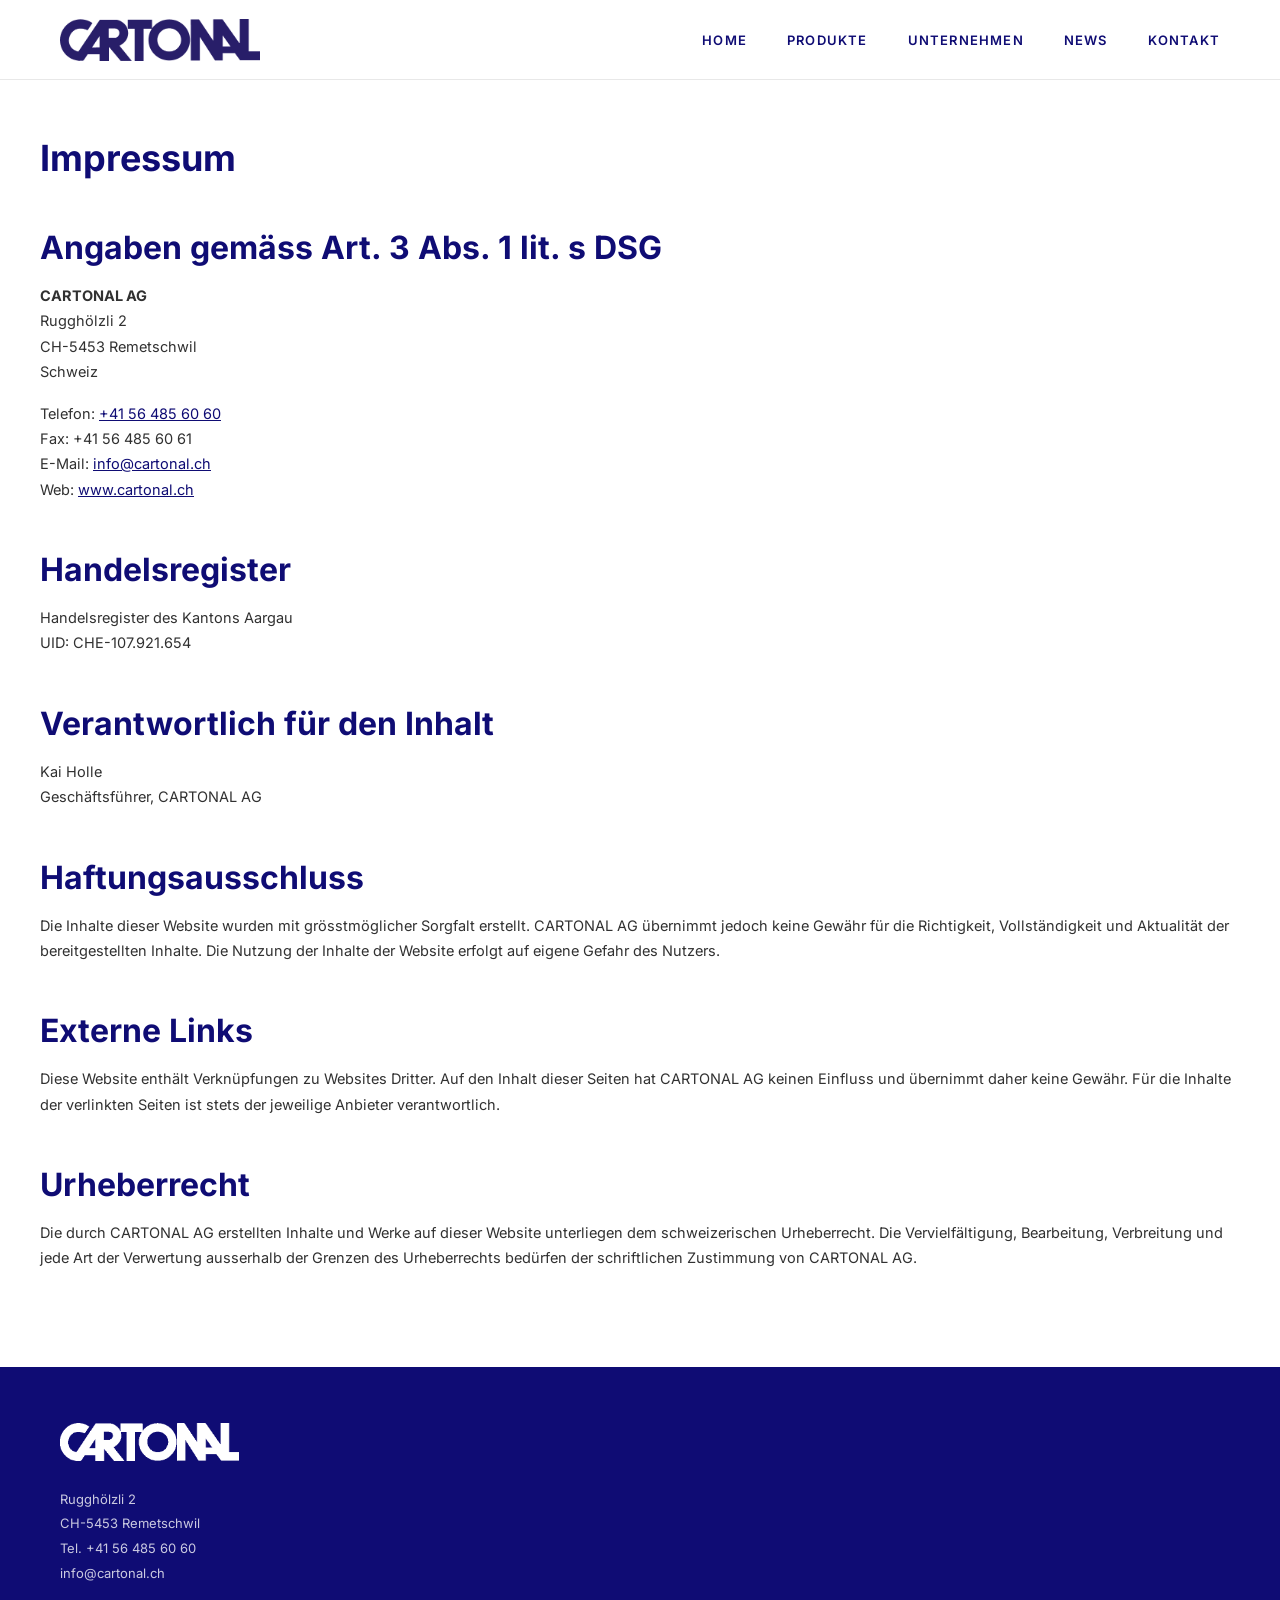
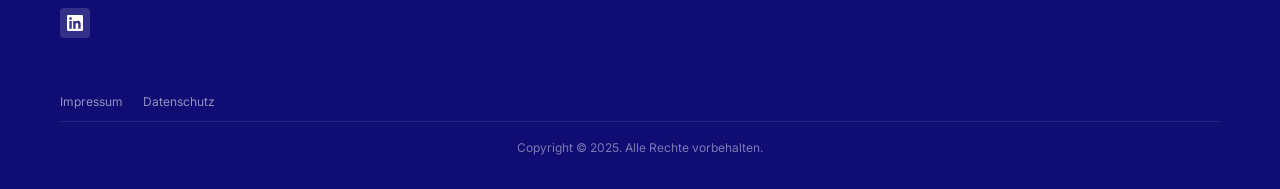
<file: impressum.html>
<!DOCTYPE html>
<html lang="de">
<head>
<meta charset="UTF-8">
<meta name="viewport" content="width=device-width, initial-scale=1.0">
<title>Impressum | CARTONAL AG</title>
<meta name="robots" content="noindex">
<link rel="stylesheet" href="style.css">
<link rel="icon" href="favicon.svg" type="image/svg+xml">
</head>
<body>

<!-- HEADER -->
<header>
  <a href="index.html"><img src="logo.png" alt="" class="logo-img" width="200" height="42"></a>
  <button class="hamburger" onclick="document.querySelector('nav').classList.toggle('open')" aria-label="Menu">
    <span></span><span></span><span></span>
  </button>
  <nav>
    <div class="nav-item"><a href="index.html">HOME</a></div>
    <div class="nav-item">
      <a href="produkte.html">PRODUKTE</a>
      <div class="dropdown">
        <a href="verpackung.html">Verpackung</a>
        <a href="grafisch.html">Grafisch</a>
        <a href="spezialitaten.html">Spezialitäten</a>
      </div>
    </div>
    <div class="nav-item">
      <a href="unternehmen.html">UNTERNEHMEN</a>
      <div class="dropdown">
        <a href="unternehmen.html">Über uns</a>
      </div>
    </div>
    <div class="nav-item"><a href="news.html">NEWS</a></div>
    <div class="nav-item"><a href="kontakt.html">KONTAKT</a></div>
  </nav>
</header>

<!-- PAGE CONTENT -->
<div class="page-content">

  <h1>Impressum</h1>

  <h2>Angaben gemäss Art. 3 Abs. 1 lit. s DSG</h2>

  <p>
    <strong>CARTONAL AG</strong><br>
    Rugghölzli 2<br>
    CH-5453 Remetschwil<br>
    Schweiz
  </p>

  <p>
    Telefon: <a href="tel:+41564856060">+41 56 485 60 60</a><br>
    Fax: +41 56 485 60 61<br>
    E-Mail: <a href="mailto:info@cartonal.ch">info@cartonal.ch</a><br>
    Web: <a href="https://cartonal.ch" target="_blank">www.cartonal.ch</a>
  </p>

  <h2>Handelsregister</h2>
  <p>
    Handelsregister des Kantons Aargau<br>
    UID: CHE-107.921.654
  </p>

  <h2>Verantwortlich für den Inhalt</h2>
  <p>
    Kai Holle<br>
    Geschäftsführer, CARTONAL AG
  </p>

  <h2>Haftungsausschluss</h2>
  <p>Die Inhalte dieser Website wurden mit grösstmöglicher Sorgfalt erstellt. CARTONAL AG übernimmt jedoch keine Gewähr für die Richtigkeit, Vollständigkeit und Aktualität der bereitgestellten Inhalte. Die Nutzung der Inhalte der Website erfolgt auf eigene Gefahr des Nutzers.</p>

  <h2>Externe Links</h2>
  <p>Diese Website enthält Verknüpfungen zu Websites Dritter. Auf den Inhalt dieser Seiten hat CARTONAL AG keinen Einfluss und übernimmt daher keine Gewähr. Für die Inhalte der verlinkten Seiten ist stets der jeweilige Anbieter verantwortlich.</p>

  <h2>Urheberrecht</h2>
  <p>Die durch CARTONAL AG erstellten Inhalte und Werke auf dieser Website unterliegen dem schweizerischen Urheberrecht. Die Vervielfältigung, Bearbeitung, Verbreitung und jede Art der Verwertung ausserhalb der Grenzen des Urheberrechts bedürfen der schriftlichen Zustimmung von CARTONAL AG.</p>

</div>

<!-- FOOTER -->
<footer>
  <a href="index.html">
    <img src="logo-weiss.png" alt="Cartonal" class="footer-logo-img">
  </a>
  <div class="footer-address">
    Rugghölzli 2<br>
    CH-5453 Remetschwil<br>
    Tel. +41 56 485 60 60<br>
    <a href="mailto:info@cartonal.ch">info@cartonal.ch</a>
  </div>
  <a href="https://www.linkedin.com/company/cartonal-ag/" target="_blank" class="linkedin-icon" title="LinkedIn">
    <svg viewBox="0 0 24 24" xmlns="http://www.w3.org/2000/svg">
      <path d="M20.447 20.452h-3.554v-5.569c0-1.328-.027-3.037-1.852-3.037-1.853 0-2.136 1.445-2.136 2.939v5.667H9.351V9h3.414v1.561h.046c.477-.9 1.637-1.85 3.37-1.85 3.601 0 4.267 2.37 4.267 5.455v6.286zM5.337 7.433a2.062 2.062 0 0 1-2.063-2.065 2.064 2.064 0 1 1 2.063 2.065zm1.782 13.019H3.555V9h3.564v11.452zM22.225 0H1.771C.792 0 0 .774 0 1.729v20.542C0 23.227.792 24 1.771 24h20.451C23.2 24 24 23.227 24 22.271V1.729C24 .774 23.2 0 22.222 0h.003z"/>
    </svg>
  </a>
  <div class="footer-links">
    <a href="impressum.html">Impressum</a>
    <a href="datenschutz.html">Datenschutz</a>
  </div>
  <div class="copyright">Copyright &copy; 2025. Alle Rechte vorbehalten.</div>
</footer>

<script src="nav-active.js" defer></script>
</body>
</html>
</file>
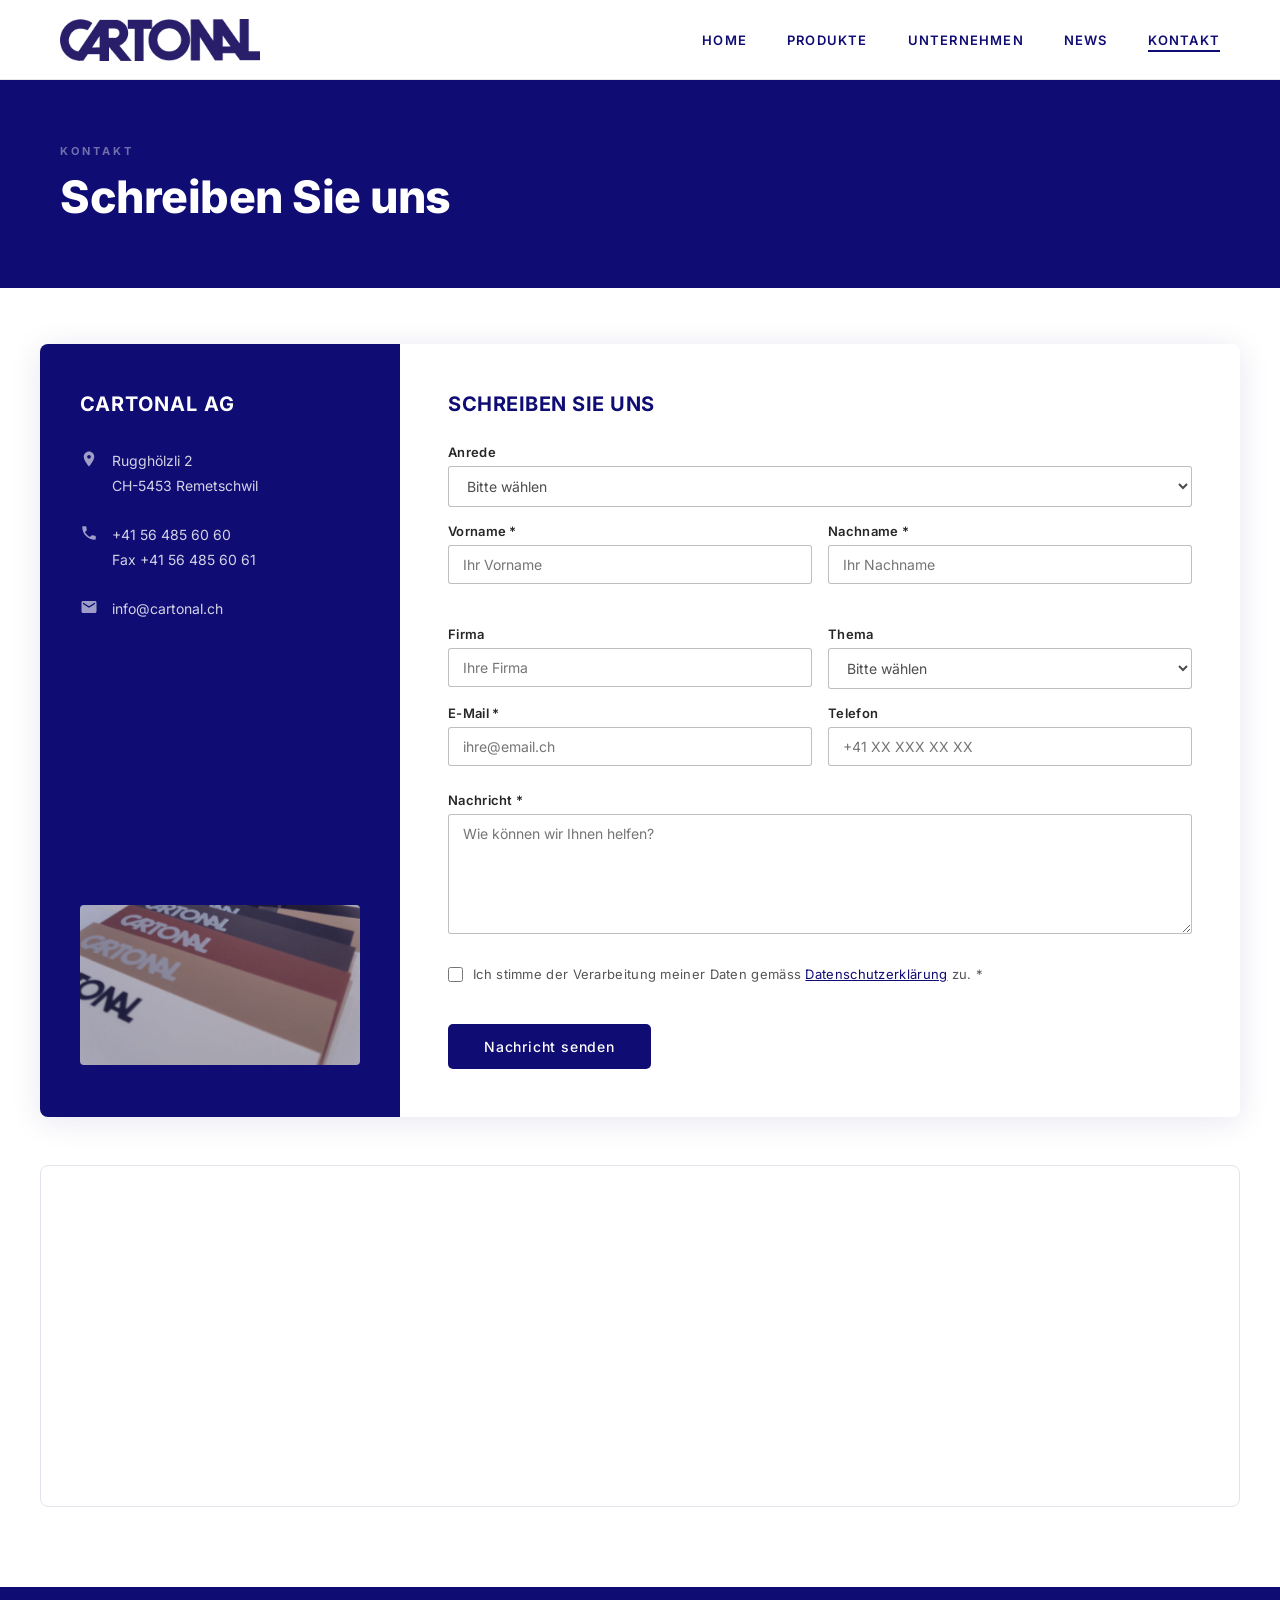
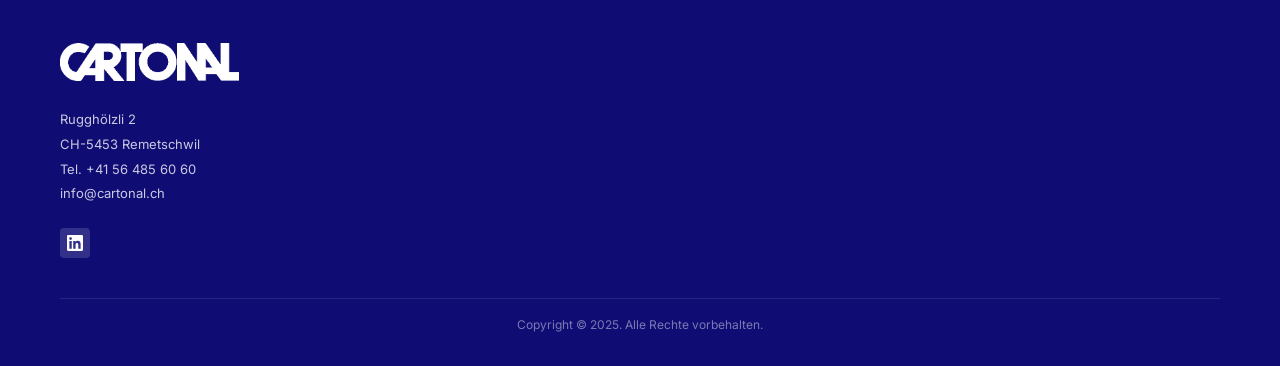
<file: kontakt.html>
<!DOCTYPE html>
<html lang="de">
<head>
<meta charset="UTF-8">
<meta name="viewport" content="width=device-width, initial-scale=1.0">
<title>Kontakt - Ihr Partner für Papier und Karton | Cartonal AG</title>
<meta name="description" content="Treten Sie in Kontakt mit CARTONAL AG für individuelle Lösungen rund um Papier und Karton. Unser Team berät Sie gerne persönlich zu Ihren Projekten.">
<link rel="stylesheet" href="style.css">
<link rel="icon" href="favicon.svg" type="image/svg+xml">
<style>
  .kontakt-wrap {
    display: grid;
    grid-template-columns: 360px 1fr;
    gap: 0;
    border-radius: 8px;
    overflow: hidden;
    box-shadow: 0 4px 32px rgba(15,12,116,0.10);
    margin-bottom: 48px;
  }

  .kontakt-info-panel {
    background: var(--navy);
    padding: 48px 40px;
    display: flex;
    flex-direction: column;
    gap: 0;
  }

  .kontakt-info-panel h2 {
    color: #fff;
    font-size: 20px;
    font-weight: 700;
    letter-spacing: 1px;
    margin: 0 0 32px;
    text-transform: uppercase;
  }

  .kontakt-info-row {
    display: flex;
    align-items: flex-start;
    gap: 14px;
    margin-bottom: 24px;
  }

  .kontakt-info-row svg {
    width: 18px;
    height: 18px;
    fill: rgba(255,255,255,0.6);
    flex-shrink: 0;
    margin-top: 2px;
  }

  .kontakt-info-row p {
    font-size: 14px;
    line-height: 1.8;
    color: rgba(255,255,255,0.82);
    margin: 0;
  }

  .kontakt-info-row a {
    color: rgba(255,255,255,0.82);
    text-decoration: none;
  }
  .kontakt-info-row a:hover { color: #fff; text-decoration: underline; }

  .kontakt-info-img {
    margin-top: auto;
    padding-top: 40px;
  }
  .kontakt-info-img img {
    width: 100%;
    height: 160px;
    object-fit: cover;
    border-radius: 4px;
    opacity: 0.75;
  }

  .kontakt-form-panel {
    background: #fff;
    padding: 48px 48px;
  }

  .kontakt-form-panel h2 {
    font-size: 20px;
    font-weight: 700;
    color: var(--navy);
    letter-spacing: 0.5px;
    margin: 0 0 28px;
    text-transform: uppercase;
  }

  .map-wrapper {
    border-radius: 8px;
    overflow: hidden;
    border: 1px solid #e0e4ed;
  }
  .map-wrapper iframe {
    width: 100%;
    height: 340px;
    border: none;
    display: block;
  }

  @media (max-width: 900px) {
    .kontakt-wrap { grid-template-columns: 1fr; }
    .kontakt-info-img { display: none; }
    .kontakt-form-panel { padding: 32px 24px; }
    .kontakt-info-panel { padding: 36px 24px; }
  }
</style>
</head>
<body>

<!-- HEADER -->
<header>
  <a href="index.html"><img src="logo.png" alt="" class="logo-img" width="200" height="42"></a>
  <button class="hamburger" onclick="document.querySelector('nav').classList.toggle('open')" aria-label="Menu">
    <span></span><span></span><span></span>
  </button>
  <nav>
    <div class="nav-item"><a href="index.html">HOME</a></div>
    <div class="nav-item">
      <a href="produkte.html">PRODUKTE</a>
      <div class="dropdown">
        <a href="verpackung.html">Verpackung</a>
        <a href="grafisch.html">Grafisch</a>
        <a href="spezialitaten.html">Spezialitäten</a>
      </div>
    </div>
    <div class="nav-item">
      <a href="unternehmen.html">UNTERNEHMEN</a>
      <div class="dropdown">
        <a href="unternehmen.html">Über uns</a>
      </div>
    </div>
    <div class="nav-item"><a href="news.html">NEWS</a></div>
    <div class="nav-item"><a href="kontakt.html">KONTAKT</a></div>
  </nav>
</header>

<!-- HERO -->
<div style="background:var(--navy);padding:64px 60px;">
  <p style="font-size:11px;font-weight:700;letter-spacing:3px;text-transform:uppercase;color:rgba(255,255,255,0.4);margin-bottom:14px">Kontakt</p>
  <h1 style="font-size:clamp(28px,3.5vw,48px);font-weight:800;color:#fff;line-height:1.15;letter-spacing:-0.5px">Schreiben Sie uns</h1>
</div>

<!-- PAGE CONTENT -->
<div class="page-content">

  <div class="kontakt-wrap">

    <!-- LEFT: INFO PANEL -->
    <div class="kontakt-info-panel">
      <h2>Cartonal AG</h2>

      <div class="kontakt-info-row">
        <svg viewBox="0 0 24 24"><path d="M12 2C8.13 2 5 5.13 5 9c0 5.25 7 13 7 13s7-7.75 7-13c0-3.87-3.13-7-7-7zm0 9.5c-1.38 0-2.5-1.12-2.5-2.5s1.12-2.5 2.5-2.5 2.5 1.12 2.5 2.5-1.12 2.5-2.5 2.5z"/></svg>
        <p>Rugghölzli 2<br>CH-5453 Remetschwil</p>
      </div>

      <div class="kontakt-info-row">
        <svg viewBox="0 0 24 24"><path d="M6.62 10.79c1.44 2.83 3.76 5.14 6.59 6.59l2.2-2.2c.27-.27.67-.36 1.02-.24 1.12.37 2.33.57 3.57.57.55 0 1 .45 1 1V20c0 .55-.45 1-1 1-9.39 0-17-7.61-17-17 0-.55.45-1 1-1h3.5c.55 0 1 .45 1 1 0 1.25.2 2.45.57 3.57.11.35.03.74-.25 1.02l-2.2 2.2z"/></svg>
        <p>
          <a href="tel:+41564856060">+41 56 485 60 60</a><br>
          Fax +41 56 485 60 61
        </p>
      </div>

      <div class="kontakt-info-row">
        <svg viewBox="0 0 24 24"><path d="M20 4H4c-1.1 0-2 .9-2 2v12c0 1.1.9 2 2 2h16c1.1 0 2-.9 2-2V6c0-1.1-.9-2-2-2zm0 4l-8 5-8-5V6l8 5 8-5v2z"/></svg>
        <p><a href="mailto:info@cartonal.ch">info@cartonal.ch</a></p>
      </div>

      <div class="kontakt-info-img">
        <img src="Cartonal_Papiere-mit-Logo-scaled.jpg" alt="Cartonal Papiere">
      </div>
    </div>

    <!-- RIGHT: FORM PANEL -->
    <div class="kontakt-form-panel">
      <h2>Schreiben Sie uns</h2>

      <div id="form-success-block" style="display:none;padding:40px 24px;text-align:center;">
        <svg style="width:48px;height:48px;fill:var(--navy);margin-bottom:16px" viewBox="0 0 24 24"><path d="M12 2C6.48 2 2 6.48 2 12s4.48 10 10 10 10-4.48 10-10S17.52 2 12 2zm-2 14.5l-4.5-4.5 1.41-1.41L10 13.67l7.09-7.09 1.41 1.41L10 16.5z"/></svg>
        <p style="font-size:18px;font-weight:700;color:var(--navy);margin-bottom:8px">Vielen Dank für Ihre Nachricht!</p>
        <p style="font-size:14px;color:var(--text-light);margin:0">Wir melden uns so bald wie möglich bei Ihnen.</p>
      </div>

      <form id="contact-form" action="https://formspree.io/f/mlgarqly" method="post" novalidate>
        <div class="form-group">
          <label for="anrede">Anrede</label>
          <select id="anrede" name="anrede">
            <option value="">Bitte wählen</option>
            <option value="Herr">Herr</option>
            <option value="Frau">Frau</option>
            <option value="Divers">Divers</option>
          </select>
        </div>
        <div class="form-row" style="margin-top:16px">
          <div class="form-group">
            <label for="vorname">Vorname *</label>
            <input type="text" id="vorname" name="vorname" placeholder="Ihr Vorname" autocomplete="given-name">
            <span class="field-error" id="err-vorname"></span>
          </div>
          <div class="form-group">
            <label for="nachname">Nachname *</label>
            <input type="text" id="nachname" name="nachname" placeholder="Ihr Nachname" autocomplete="family-name">
            <span class="field-error" id="err-nachname"></span>
          </div>
        </div>
        <div class="form-row" style="margin-top:16px">
          <div class="form-group">
            <label for="firma">Firma</label>
            <input type="text" id="firma" name="firma" placeholder="Ihre Firma" autocomplete="organization">
          </div>
          <div class="form-group">
            <label for="thema">Thema</label>
            <select id="thema" name="thema">
              <option value="">Bitte wählen</option>
              <option value="Verpackung">Verpackung</option>
              <option value="Grafisch">Grafisches Papier</option>
              <option value="Spezialitäten">Spezialitäten</option>
              <option value="Allgemein">Allgemeine Anfrage</option>
            </select>
          </div>
        </div>
        <div class="form-row" style="margin-top:16px">
          <div class="form-group">
            <label for="email">E-Mail *</label>
            <input type="email" id="email" name="email" placeholder="ihre@email.ch" autocomplete="email">
            <span class="field-error" id="err-email"></span>
          </div>
          <div class="form-group">
            <label for="telefon">Telefon</label>
            <input type="tel" id="telefon" name="telefon" placeholder="+41 XX XXX XX XX" autocomplete="tel">
          </div>
        </div>
        <div class="form-group">
          <label for="nachricht">Nachricht *</label>
          <textarea id="nachricht" name="nachricht" placeholder="Wie können wir Ihnen helfen?"></textarea>
          <span class="field-error" id="err-nachricht"></span>
        </div>
        <div class="form-group" style="flex-direction:row;align-items:flex-start;gap:10px;margin-top:4px">
          <input type="checkbox" id="datenschutz" name="datenschutz" style="margin-top:3px;flex-shrink:0;width:15px;height:15px;cursor:pointer;accent-color:var(--navy)">
          <label for="datenschutz" style="font-size:13px;font-weight:400;color:var(--text-light);cursor:pointer;line-height:1.6">
            Ich stimme der Verarbeitung meiner Daten gemäss <a href="datenschutz.html" style="color:var(--navy)">Datenschutzerklärung</a> zu. *
          </label>
        </div>
        <span class="field-error" id="err-datenschutz"></span>
        <div class="form-submit" style="margin-top:20px">
          <button type="submit" class="btn" id="submit-btn" style="padding:14px 36px;font-size:14px;letter-spacing:0.8px">
            <span id="btn-text">Nachricht senden</span>
            <span id="btn-loading" style="display:none">Wird gesendet…</span>
          </button>
        </div>
      </form>
    </div>

  </div>

  <!-- Map -->
  <div class="map-wrapper">
    <iframe
      src="https://www.google.com/maps/embed?pb=!1m18!1m12!1m3!1d2695.6!2d8.3389!3d47.3891!2m3!1f0!2f0!3f0!3m2!1i1024!2i768!4f13.1!3m3!1m2!1s0x47906c9f5a5ba5a5%3A0x0!2sRuggh%C3%B6lzli+2%2C+5453+Remetschwil!5e0!3m2!1sde!2sch!4v1"
      allowfullscreen=""
      loading="lazy"
      referrerpolicy="no-referrer-when-downgrade"
      title="Cartonal AG Standort">
    </iframe>
  </div>

</div>

<!-- FOOTER -->
<footer>
  <a href="index.html">
    <img src="logo-weiss.png" alt="Cartonal" class="footer-logo-img">
  </a>
  <div class="footer-address">
    Rugghölzli 2<br>
    CH-5453 Remetschwil<br>
    Tel. +41 56 485 60 60<br>
    <a href="mailto:info@cartonal.ch">info@cartonal.ch</a>
  </div>
  <a href="https://www.linkedin.com/company/cartonal-ag/" target="_blank" class="linkedin-icon" title="LinkedIn">
    <svg viewBox="0 0 24 24" xmlns="http://www.w3.org/2000/svg">
      <path d="M20.447 20.452h-3.554v-5.569c0-1.328-.027-3.037-1.852-3.037-1.853 0-2.136 1.445-2.136 2.939v5.667H9.351V9h3.414v1.561h.046c.477-.9 1.637-1.85 3.37-1.85 3.601 0 4.267 2.37 4.267 5.455v6.286zM5.337 7.433a2.062 2.062 0 0 1-2.063-2.065 2.064 2.064 0 1 1 2.063 2.065zm1.782 13.019H3.555V9h3.564v11.452zM22.225 0H1.771C.792 0 0 .774 0 1.729v20.542C0 23.227.792 24 1.771 24h20.451C23.2 24 24 23.227 24 22.271V1.729C24 .774 23.2 0 22.222 0h.003z"/>
    </svg>
  </a>
  <div class="copyright">Copyright &copy; 2025. Alle Rechte vorbehalten.</div>
</footer>

<script>
(function () {
  var form = document.getElementById('contact-form');

  function setError(id, msg) {
    var el = document.getElementById(id);
    if (el) el.textContent = msg;
  }
  function clearErrors() {
    ['err-vorname','err-nachname','err-email','err-nachricht','err-datenschutz'].forEach(function(id) {
      setError(id, '');
    });
    form.querySelectorAll('input, textarea').forEach(function(el) {
      el.style.borderColor = '';
    });
  }
  function markInvalid(inputId, errId, msg) {
    var input = document.getElementById(inputId);
    if (input) input.style.borderColor = '#c0392b';
    setError(errId, msg);
  }

  form.addEventListener('submit', function(e) {
    e.preventDefault();
    clearErrors();

    var vorname   = document.getElementById('vorname').value.trim();
    var nachname  = document.getElementById('nachname').value.trim();
    var email     = document.getElementById('email').value.trim();
    var nachricht = document.getElementById('nachricht').value.trim();
    var datenschutz = document.getElementById('datenschutz').checked;
    var emailRe   = /^[^\s@]+@[^\s@]+\.[^\s@]+$/;
    var valid     = true;

    if (!vorname)  { markInvalid('vorname', 'err-vorname', 'Bitte geben Sie Ihren Vornamen ein.'); valid = false; }
    if (!nachname) { markInvalid('nachname', 'err-nachname', 'Bitte geben Sie Ihren Nachnamen ein.'); valid = false; }
    if (!email || !emailRe.test(email)) { markInvalid('email', 'err-email', 'Bitte geben Sie eine gültige E-Mail-Adresse ein.'); valid = false; }
    if (!nachricht) { markInvalid('nachricht', 'err-nachricht', 'Bitte geben Sie Ihre Nachricht ein.'); valid = false; }
    if (!datenschutz) { setError('err-datenschutz', 'Bitte stimmen Sie der Datenschutzerklärung zu.'); valid = false; }

    if (!valid) return;

    var btn = document.getElementById('submit-btn');
    btn.disabled = true;
    document.getElementById('btn-text').style.display = 'none';
    document.getElementById('btn-loading').style.display = 'inline';

    var data = new FormData(form);
    fetch(form.action, {
      method: 'POST',
      body: data,
      headers: { 'Accept': 'application/json' }
    }).then(function(res) {
      btn.disabled = false;
      document.getElementById('btn-text').style.display = 'inline';
      document.getElementById('btn-loading').style.display = 'none';
      if (res.ok) {
        form.style.display = 'none';
        document.getElementById('form-success-block').style.display = 'block';
      } else {
        setError('err-datenschutz', 'Fehler beim Senden. Bitte versuchen Sie es erneut oder schreiben Sie uns direkt an info@cartonal.ch.');
      }
    }).catch(function() {
      btn.disabled = false;
      document.getElementById('btn-text').style.display = 'inline';
      document.getElementById('btn-loading').style.display = 'none';
      setError('err-datenschutz', 'Keine Verbindung. Bitte versuchen Sie es erneut.');
    });
  });
})();
</script>

<script src="nav-active.js" defer></script>
</body>
</html>
</file>
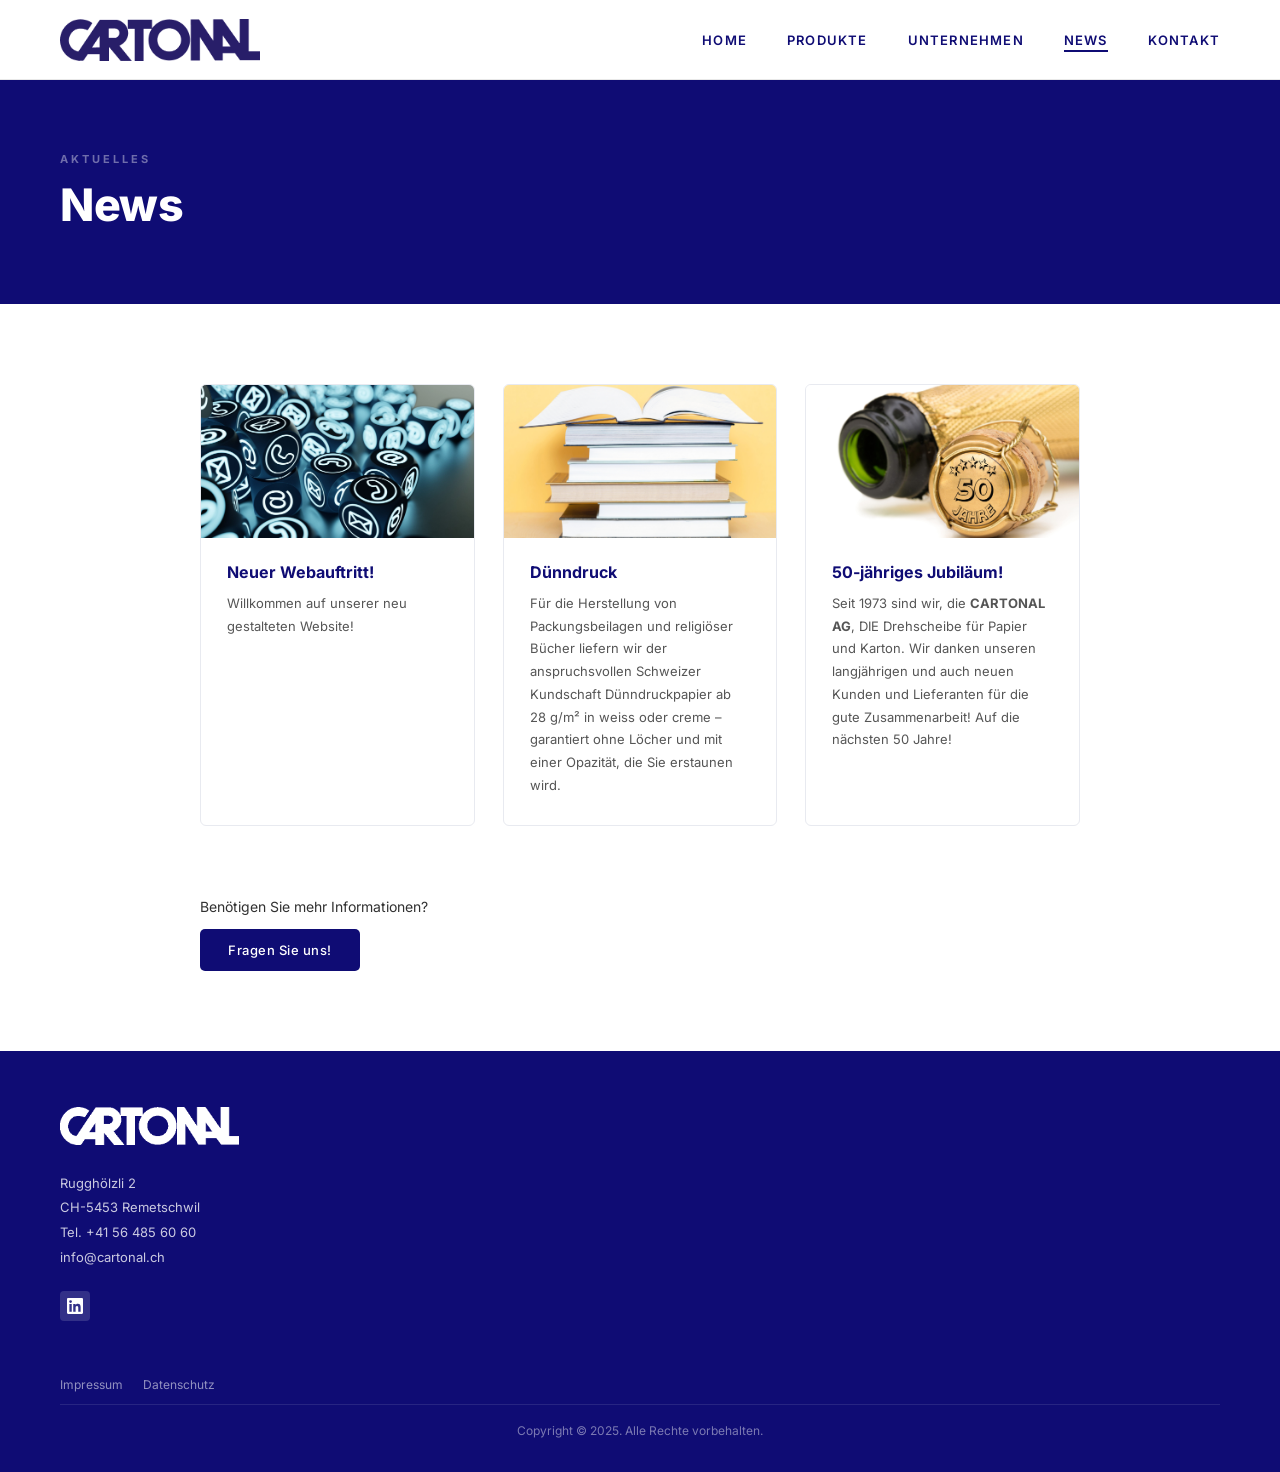
<file: news.html>
<!DOCTYPE html>
<html lang="de">
<head>
<meta charset="UTF-8">
<meta name="viewport" content="width=device-width, initial-scale=1.0">
<title>News &amp; Aktuelles | CARTONAL AG</title>
<meta name="description" content="Seit 1973 Ihr Experte für hochwertiges Papier und Karton. Neuigkeiten über uns und rund um Papier und Karton.">
<link rel="stylesheet" href="style.css">
<link rel="icon" href="favicon.svg" type="image/svg+xml">
<style>

.news-hero {
  background: var(--navy);
  padding: 72px 60px;
}
.news-hero .label {
  font-size: 11px;
  font-weight: 700;
  letter-spacing: 3px;
  text-transform: uppercase;
  color: rgba(255,255,255,0.4);
  margin-bottom: 14px;
}
.news-hero h1 {
  font-size: clamp(28px, 3.5vw, 48px);
  font-weight: 800;
  color: #fff;
  line-height: 1.15;
  letter-spacing: -0.5px;
  margin-bottom: 0;
}

.news-section {
  max-width: 1000px;
  margin: 0 auto;
  padding: 80px 60px;
}

.news-grid {
  display: grid;
  grid-template-columns: repeat(3, 1fr);
  gap: 28px;
  margin-bottom: 72px;
}

.news-card {
  background: #fff;
  border: 1px solid #e8eaf0;
  border-radius: 6px;
  overflow: hidden;
  transition: box-shadow 0.2s, transform 0.2s;
}
.news-card:hover {
  box-shadow: 0 8px 32px rgba(15,12,116,0.10);
  transform: translateY(-3px);
}
.news-card-img {
  aspect-ratio: 16/9;
  overflow: hidden;
  background: #f7f8fb;
}
.news-card-img img {
  width: 100%;
  height: 100%;
  object-fit: cover;
  display: block;
}
.news-card-body {
  padding: 24px 26px 28px;
}
.news-card-body h2 {
  font-size: 16px;
  font-weight: 700;
  color: var(--navy);
  margin-bottom: 10px;
}
.news-card-body p {
  font-size: 13px;
  color: #555;
  line-height: 1.75;
}

@media (max-width: 900px) {
  .news-hero { padding: 48px 24px; }
  .news-grid { grid-template-columns: 1fr; gap: 16px; }
  .news-section { padding: 48px 24px; }
}

</style>
</head>
<body>

<!-- HEADER -->
<header>
  <a href="index.html"><img src="logo.png" alt="" class="logo-img" width="200" height="42"></a>
  <button class="hamburger" onclick="document.querySelector('nav').classList.toggle('open')" aria-label="Menu">
    <span></span><span></span><span></span>
  </button>
  <nav>
    <div class="nav-item"><a href="index.html">HOME</a></div>
    <div class="nav-item">
      <a href="produkte.html">PRODUKTE</a>
      <div class="dropdown">
        <a href="verpackung.html">Verpackung</a>
        <a href="grafisch.html">Grafisch</a>
        <a href="spezialitaten.html">Spezialitäten</a>
      </div>
    </div>
    <div class="nav-item">
      <a href="unternehmen.html">UNTERNEHMEN</a>
      <div class="dropdown">
        <a href="unternehmen.html">Über uns</a>
      </div>
    </div>
    <div class="nav-item"><a href="news.html">NEWS</a></div>
    <div class="nav-item"><a href="kontakt.html">KONTAKT</a></div>
  </nav>
</header>

<!-- HERO -->
<div class="news-hero">
  <p class="label">Aktuelles</p>
  <h1>News</h1>
</div>

<!-- NEWS GRID -->
<div class="news-section">
  <div class="news-grid">

    <div class="news-card">
      <div class="news-card-img">
        <img src="32_AdobeStock_164962019-scaled.jpeg" alt="Würfel mit Symbolen">
      </div>
      <div class="news-card-body">
        <h2>Neuer Webauftritt!</h2>
        <p>Willkommen auf unserer neu gestalteten Website!</p>
      </div>
    </div>

    <div class="news-card">
      <div class="news-card-img">
        <img src="AdobeStock_254922263-scaled.jpeg" alt="Mehrere Bücher aufeinander gestapelt">
      </div>
      <div class="news-card-body">
        <h2>Dünndruck</h2>
        <p>Für die Herstellung von Packungsbeilagen und religiöser Bücher liefern wir der anspruchsvollen Schweizer Kundschaft Dünndruckpapier ab 28 g/m² in weiss oder creme – garantiert ohne Löcher und mit einer Opazität, die Sie erstaunen wird.</p>
      </div>
    </div>

    <div class="news-card">
      <div class="news-card-img">
        <img src="AdobeStock_89069230-scaled.jpeg" alt="Champagner Flasche 50 Jahre">
      </div>
      <div class="news-card-body">
        <h2>50-jähriges Jubiläum!</h2>
        <p>Seit 1973 sind wir, die <strong>CARTONAL AG</strong>, DIE Drehscheibe für Papier und Karton. Wir danken unseren langjährigen und auch neuen Kunden und Lieferanten für die gute Zusammenarbeit! Auf die nächsten 50 Jahre!</p>
      </div>
    </div>

  </div>

  <div class="cta-block">
    <p>Benötigen Sie mehr Informationen?</p>
    <a href="kontakt.html" class="btn">Fragen Sie uns!</a>
  </div>

</div>

<!-- FOOTER -->
<footer>
  <a href="index.html">
    <img src="logo-weiss.png" alt="Cartonal" class="footer-logo-img">
  </a>
  <div class="footer-address">
    Rugghölzli 2<br>
    CH-5453 Remetschwil<br>
    Tel. +41 56 485 60 60<br>
    <a href="mailto:info@cartonal.ch">info@cartonal.ch</a>
  </div>
  <a href="https://www.linkedin.com/company/cartonal-ag/" target="_blank" class="linkedin-icon" title="LinkedIn">
    <svg viewBox="0 0 24 24" xmlns="http://www.w3.org/2000/svg">
      <path d="M20.447 20.452h-3.554v-5.569c0-1.328-.027-3.037-1.852-3.037-1.853 0-2.136 1.445-2.136 2.939v5.667H9.351V9h3.414v1.561h.046c.477-.9 1.637-1.85 3.37-1.85 3.601 0 4.267 2.37 4.267 5.455v6.286zM5.337 7.433a2.062 2.062 0 0 1-2.063-2.065 2.064 2.064 0 1 1 2.063 2.065zm1.782 13.019H3.555V9h3.564v11.452zM22.225 0H1.771C.792 0 0 .774 0 1.729v20.542C0 23.227.792 24 1.771 24h20.451C23.2 24 24 23.227 24 22.271V1.729C24 .774 23.2 0 22.222 0h.003z"/>
    </svg>
  </a>
  <div class="footer-links"><a href="impressum.html">Impressum</a><a href="datenschutz.html">Datenschutz</a></div>
  <div class="copyright">Copyright &copy; 2025. Alle Rechte vorbehalten.</div>
</footer>

<script src="nav-active.js" defer></script>
</body>
</html>
</file>
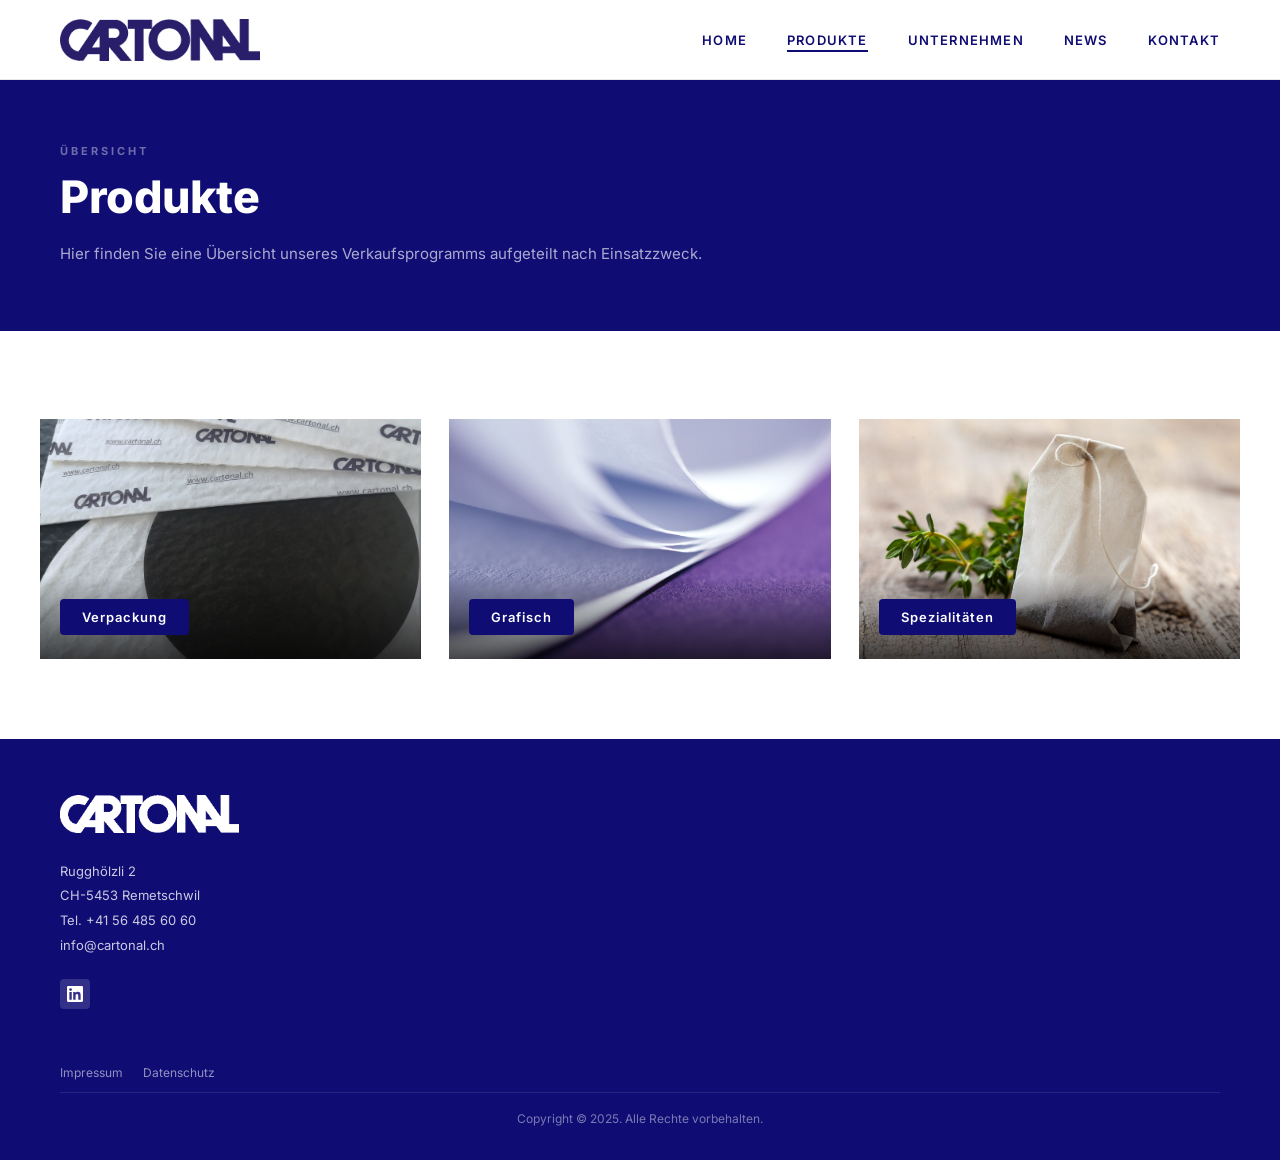
<file: produkte.html>
<!DOCTYPE html>
<html lang="de">
<head>
<meta charset="UTF-8">
<meta name="viewport" content="width=device-width, initial-scale=1.0">
<title>Produkte - Verpackung, Grafik &amp; Spezialpapiere | CARTONAL AG</title>
<meta name="description" content="Durchstöbern Sie die breite Palette von CARTONAL an Verpackungs- und Spezialpapieren für jeden Bedarf. Perfekt abgestimmt auf ihre Anforderungen.">
<link rel="stylesheet" href="style.css">
<link rel="icon" href="favicon.svg" type="image/svg+xml">
</head>
<body>

<!-- HEADER -->
<header>
  <a href="index.html"><img src="logo.png" alt="" class="logo-img" width="200" height="42"></a>
  <button class="hamburger" onclick="document.querySelector('nav').classList.toggle('open')" aria-label="Menu">
    <span></span><span></span><span></span>
  </button>
  <nav>
    <div class="nav-item"><a href="index.html">HOME</a></div>
    <div class="nav-item">
      <a href="produkte.html">PRODUKTE</a>
      <div class="dropdown">
        <a href="verpackung.html">Verpackung</a>
        <a href="grafisch.html">Grafisch</a>
        <a href="spezialitaten.html">Spezialitäten</a>
      </div>
    </div>
    <div class="nav-item">
      <a href="unternehmen.html">UNTERNEHMEN</a>
      <div class="dropdown">
        <a href="unternehmen.html">Über uns</a>
      </div>
    </div>
    <div class="nav-item"><a href="news.html">NEWS</a></div>
    <div class="nav-item"><a href="kontakt.html">KONTAKT</a></div>
  </nav>
</header>

<!-- HERO -->
<div style="background:var(--navy);padding:64px 60px;">
  <p style="font-size:11px;font-weight:700;letter-spacing:3px;text-transform:uppercase;color:rgba(255,255,255,0.4);margin-bottom:14px">Übersicht</p>
  <h1 style="font-size:clamp(28px,3.5vw,48px);font-weight:800;color:#fff;line-height:1.15;letter-spacing:-0.5px;margin-bottom:16px">Produkte</h1>
  <p style="font-size:15px;color:rgba(255,255,255,0.65);line-height:1.8">Hier finden Sie eine Übersicht unseres Verkaufsprogramms aufgeteilt nach Einsatzzweck.</p>
</div>

<!-- PAGE CONTENT -->
<div class="page-content">

  <div class="products-grid">
    <div class="product-tile">
      <img src="bearb_IMG_20230929_143854_resized_20230929_024103883-scaled.jpg" alt="Verpackungspapier">
      <div class="tile-overlay">
        <a href="verpackung.html" class="tile-btn">Verpackung</a>
      </div>
    </div>
    <div class="product-tile">
      <img src="blasser_AdobeStock_189722038-scaled.jpeg" alt="Grafisches Papier">
      <div class="tile-overlay">
        <a href="grafisch.html" class="tile-btn">Grafisch</a>
      </div>
    </div>
    <div class="product-tile">
      <img src="AdobeStock_121027142-scaled.jpeg" alt="Spezialitäten">
      <div class="tile-overlay">
        <a href="spezialitaten.html" class="tile-btn">Spezialitäten</a>
      </div>
    </div>
  </div>
</div>

<!-- FOOTER -->
<footer>
  <a href="index.html">
    <img src="logo-weiss.png" alt="Cartonal" class="footer-logo-img">
  </a>
  <div class="footer-address">
    Rugghölzli 2<br>
    CH-5453 Remetschwil<br>
    Tel. +41 56 485 60 60<br>
    <a href="mailto:info@cartonal.ch">info@cartonal.ch</a>
  </div>
  <a href="https://www.linkedin.com/company/cartonal-ag/" target="_blank" class="linkedin-icon" title="LinkedIn">
    <svg viewBox="0 0 24 24" xmlns="http://www.w3.org/2000/svg">
      <path d="M20.447 20.452h-3.554v-5.569c0-1.328-.027-3.037-1.852-3.037-1.853 0-2.136 1.445-2.136 2.939v5.667H9.351V9h3.414v1.561h.046c.477-.9 1.637-1.85 3.37-1.85 3.601 0 4.267 2.37 4.267 5.455v6.286zM5.337 7.433a2.062 2.062 0 0 1-2.063-2.065 2.064 2.064 0 1 1 2.063 2.065zm1.782 13.019H3.555V9h3.564v11.452zM22.225 0H1.771C.792 0 0 .774 0 1.729v20.542C0 23.227.792 24 1.771 24h20.451C23.2 24 24 23.227 24 22.271V1.729C24 .774 23.2 0 22.222 0h.003z"/>
    </svg>
  </a>
  <div class="footer-links"><a href="impressum.html">Impressum</a><a href="datenschutz.html">Datenschutz</a></div>
  <div class="copyright">Copyright &copy; 2025. Alle Rechte vorbehalten.</div>
</footer>

<script src="nav-active.js" defer></script>
</body>
</html>
</file>
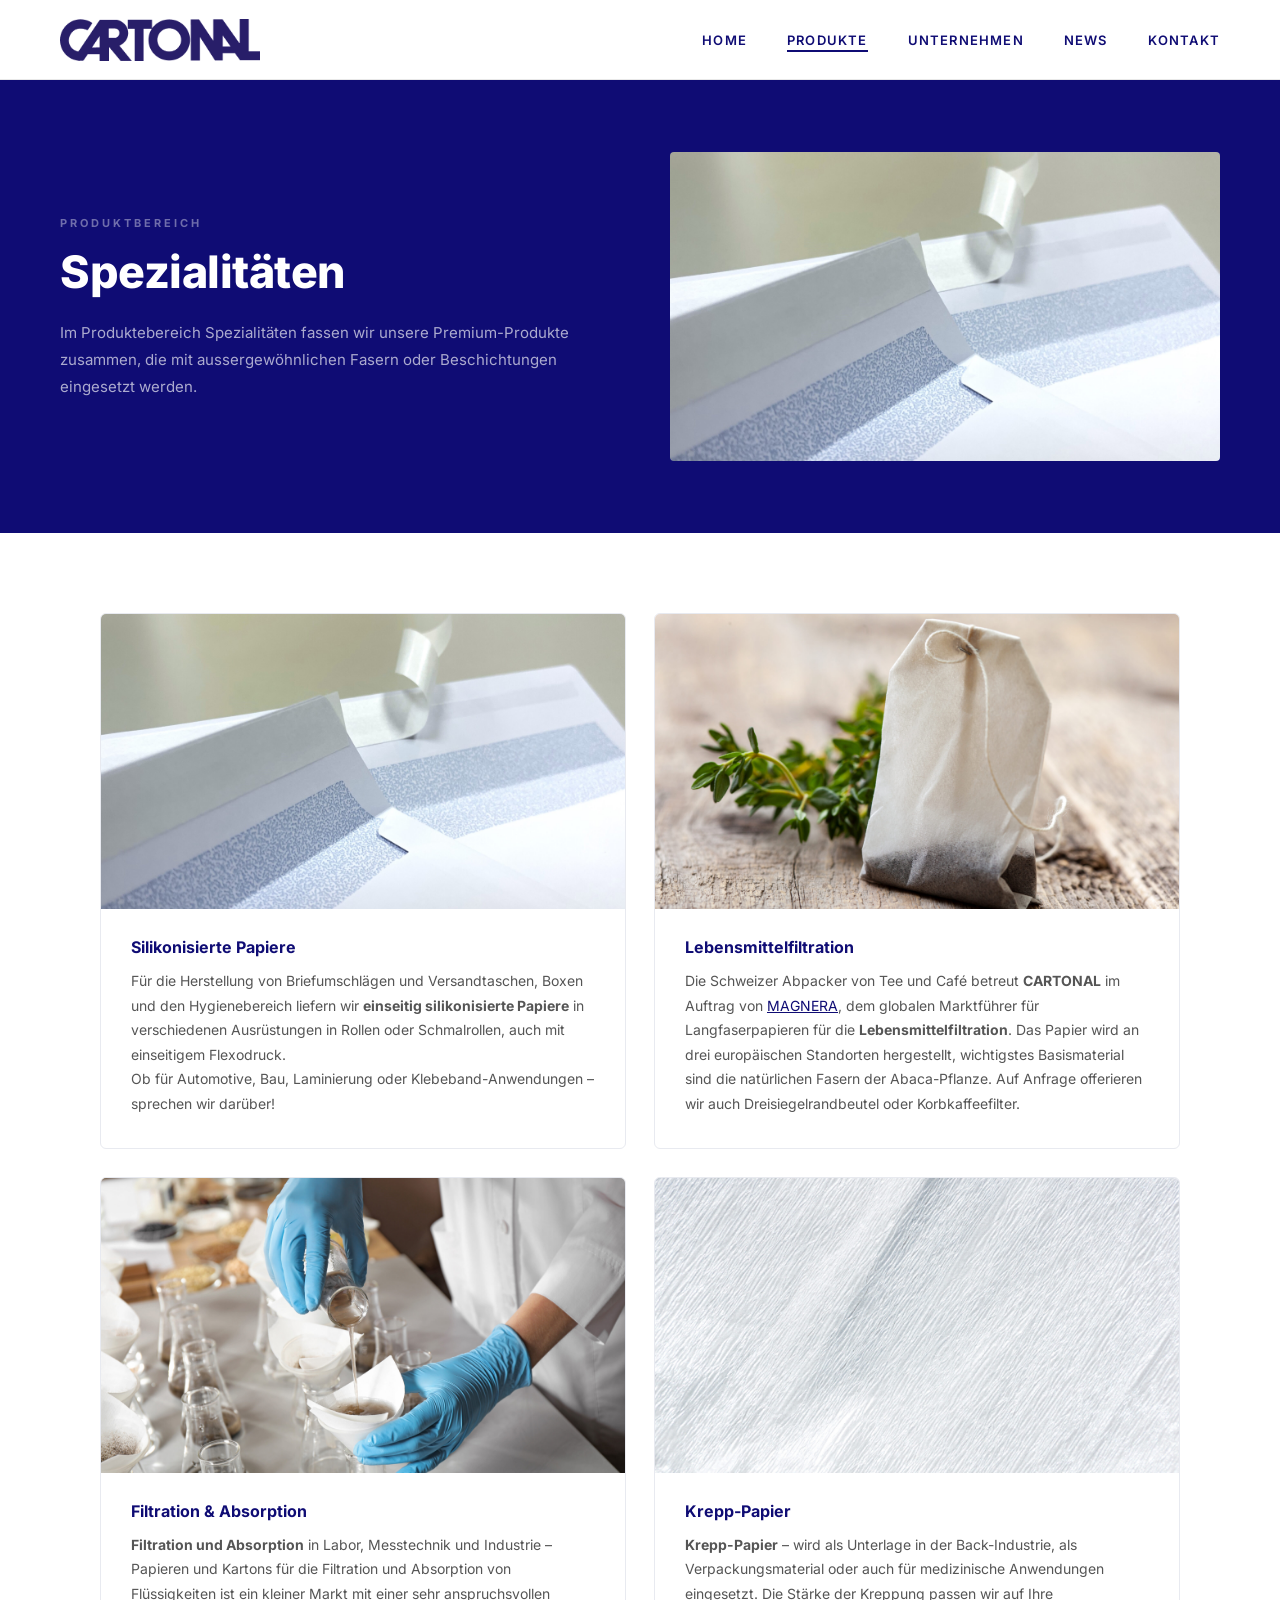
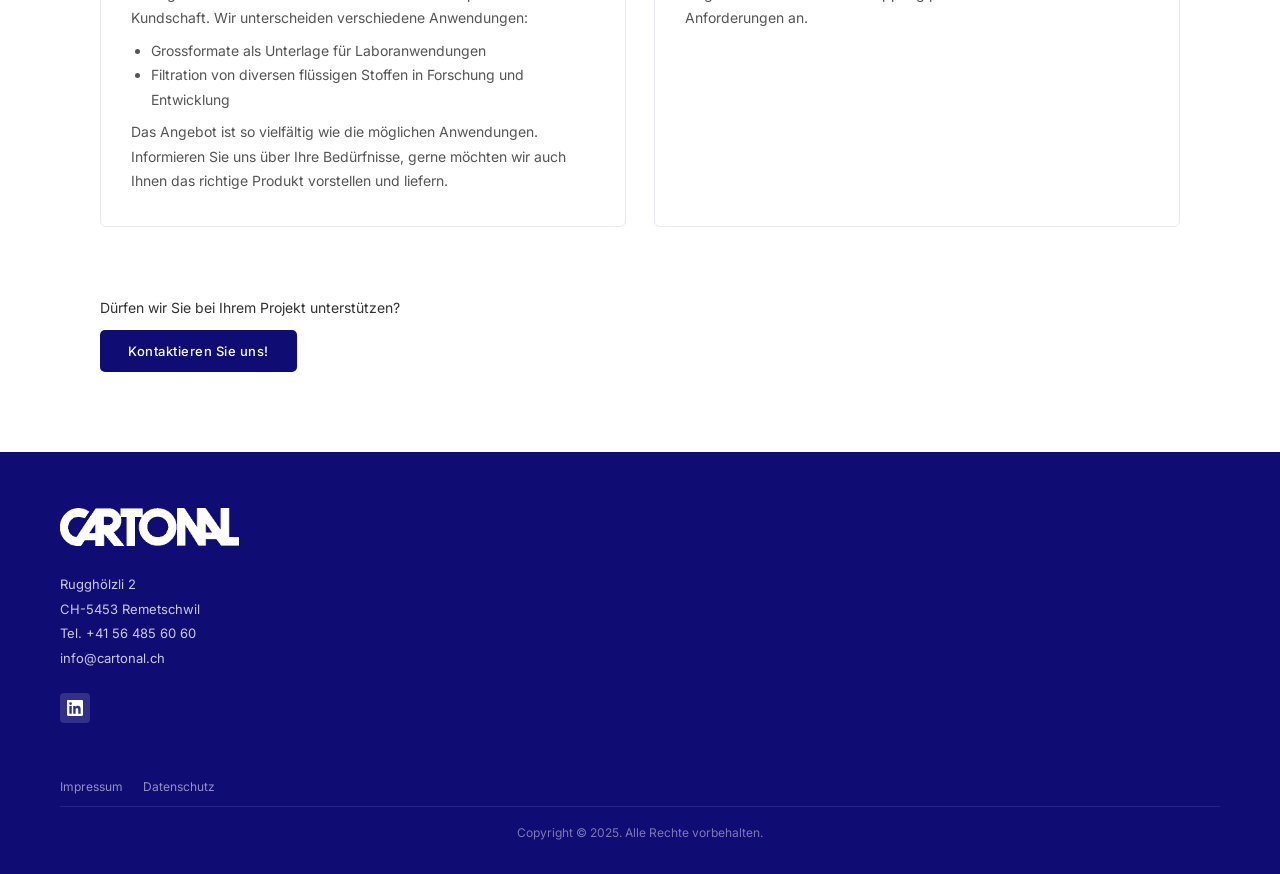
<file: spezialitaten.html>
<!DOCTYPE html>
<html lang="de">
<head>
<meta charset="UTF-8">
<meta name="viewport" content="width=device-width, initial-scale=1.0">
<title>Hochwertige Spezialpapiere für verschiedene Anwendungen | CARTONAL AG</title>
<meta name="description" content="Hochwertige Spezialpapiere für Verpackung, Labor und Industrie entdecken. Einseitig silikonisiert, Filterpapier mit Abaca-Fasern, Krepp-Papiere & viel mehr.">
<link rel="stylesheet" href="style.css">
<link rel="icon" href="favicon.svg" type="image/svg+xml">
<style>

.vp-hero {
  background: var(--navy);
  padding: 72px 60px;
  display: grid;
  grid-template-columns: 1fr 1fr;
  gap: 60px;
  align-items: center;
}
.vp-hero-text .label {
  font-size: 11px;
  font-weight: 700;
  letter-spacing: 3px;
  text-transform: uppercase;
  color: rgba(255,255,255,0.4);
  margin-bottom: 14px;
}
.vp-hero-text h1 {
  font-size: clamp(28px, 3.5vw, 48px);
  font-weight: 800;
  color: #fff;
  line-height: 1.15;
  letter-spacing: -0.5px;
  margin-bottom: 20px;
}
.vp-hero-text p {
  font-size: 15px;
  color: rgba(255,255,255,0.65);
  line-height: 1.8;
}
.vp-hero-img {
  border-radius: 4px;
  overflow: hidden;
  aspect-ratio: 16/9;
}
.vp-hero-img img {
  width: 100%;
  height: 100%;
  object-fit: cover;
  display: block;
}

.vp-section {
  max-width: 1200px;
  margin: 0 auto;
  padding: 80px 60px;
}
.vp-grid {
  display: grid;
  grid-template-columns: repeat(2, 1fr);
  gap: 28px;
  margin-bottom: 72px;
}
.vp-card {
  background: #fff;
  border: 1px solid #e8eaf0;
  border-radius: 6px;
  overflow: hidden;
  transition: box-shadow 0.2s, transform 0.2s;
}
.vp-card:hover {
  box-shadow: 0 8px 32px rgba(15,12,116,0.10);
  transform: translateY(-3px);
}
.vp-card-img {
  aspect-ratio: 16/9;
  overflow: hidden;
  background: #f7f8fb;
}
.vp-card-img img {
  width: 100%;
  height: 100%;
  object-fit: cover;
  display: block;
}
.vp-card-body {
  padding: 28px 30px 32px;
}
.vp-card-body h3 {
  font-size: 16px;
  font-weight: 700;
  color: var(--navy);
  margin-bottom: 12px;
}
.vp-card-body p {
  font-size: 14px;
  color: #555;
  line-height: 1.75;
}
.vp-card-body ul {
  font-size: 14px;
  color: #555;
  line-height: 1.75;
  padding-left: 20px;
  margin: 8px 0;
}
.vp-card-body a {
  color: var(--navy);
}

@media (max-width: 900px) {
  .vp-hero { grid-template-columns: 1fr; padding: 48px 24px; }
  .vp-hero-img { display: none; }
  .vp-grid { grid-template-columns: 1fr; gap: 16px; }
  .vp-section { padding: 48px 24px; }
}

</style>
</head>
<body>

<!-- HEADER -->
<header>
  <a href="index.html"><img src="logo.png" alt="" class="logo-img" width="200" height="42"></a>
  <button class="hamburger" onclick="document.querySelector('nav').classList.toggle('open')" aria-label="Menu">
    <span></span><span></span><span></span>
  </button>
  <nav>
    <div class="nav-item"><a href="index.html">HOME</a></div>
    <div class="nav-item">
      <a href="produkte.html">PRODUKTE</a>
      <div class="dropdown">
        <a href="verpackung.html">Verpackung</a>
        <a href="grafisch.html">Grafisch</a>
        <a href="spezialitaten.html">Spezialitäten</a>
      </div>
    </div>
    <div class="nav-item">
      <a href="unternehmen.html">UNTERNEHMEN</a>
      <div class="dropdown">
        <a href="unternehmen.html">Über uns</a>
      </div>
    </div>
    <div class="nav-item"><a href="news.html">NEWS</a></div>
    <div class="nav-item"><a href="kontakt.html">KONTAKT</a></div>
  </nav>
</header>

<!-- HERO -->
<div class="vp-hero">
  <div class="vp-hero-text">
    <p class="label">Produktbereich</p>
    <h1>Spezialitäten</h1>
    <p>Im Produktebereich Spezialitäten fassen wir unsere Premium-Produkte zusammen, die mit aussergewöhnlichen Fasern oder Beschichtungen eingesetzt werden.</p>
  </div>
  <div class="vp-hero-img">
    <img src="Edit_Couvert_Silikon-scaled.jpg" alt="Spezialitäten">
  </div>
</div>

<!-- PRODUCT GRID -->
<div class="vp-section">
  <div class="vp-grid">

    <div class="vp-card">
      <div class="vp-card-img">
        <img src="Edit_Couvert_Silikon-scaled.jpg" alt="Einseitig silikonisierte Papiere">
      </div>
      <div class="vp-card-body">
        <h3>Silikonisierte Papiere</h3>
        <p>Für die Herstellung von Briefumschlägen und Versandtaschen, Boxen und den Hygienebereich liefern wir <strong>einseitig silikonisierte Papiere</strong> in verschiedenen Ausrüstungen in Rollen oder Schmalrollen, auch mit einseitigem Flexodruck.<br>Ob für Automotive, Bau, Laminierung oder Klebeband-Anwendungen – sprechen wir darüber!</p>
      </div>
    </div>

    <div class="vp-card">
      <div class="vp-card-img">
        <img src="AdobeStock_121027142-scaled.jpeg" alt="Teebeutel">
      </div>
      <div class="vp-card-body">
        <h3>Lebensmittelfiltration</h3>
        <p>Die Schweizer Abpacker von Tee und Café betreut <strong>CARTONAL</strong> im Auftrag von <a href="http://www.magnera.com" target="_blank">MAGNERA</a>, dem globalen Marktführer für Langfaserpapieren für die <strong>Lebensmittelfiltration</strong>. Das Papier wird an drei europäischen Standorten hergestellt, wichtigstes Basismaterial sind die natürlichen Fasern der Abaca-Pflanze. Auf Anfrage offerieren wir auch Dreisiegelrandbeutel oder Korbkaffeefilter.</p>
      </div>
    </div>

    <div class="vp-card">
      <div class="vp-card-img">
        <img src="AdobeStock_293652651-scaled.jpeg" alt="Eine Flüssigkeit wird durch Filterpapier gefiltert">
      </div>
      <div class="vp-card-body">
        <h3>Filtration &amp; Absorption</h3>
        <p><strong>Filtration und Absorption</strong> in Labor, Messtechnik und Industrie – Papieren und Kartons für die Filtration und Absorption von Flüssigkeiten ist ein kleiner Markt mit einer sehr anspruchsvollen Kundschaft. Wir unterscheiden verschiedene Anwendungen:</p>
        <ul>
          <li>Grossformate als Unterlage für Laboranwendungen</li>
          <li>Filtration von diversen flüssigen Stoffen in Forschung und Entwicklung</li>
        </ul>
        <p>Das Angebot ist so vielfältig wie die möglichen Anwendungen. Informieren Sie uns über Ihre Bedürfnisse, gerne möchten wir auch Ihnen das richtige Produkt vorstellen und liefern.</p>
      </div>
    </div>

    <div class="vp-card">
      <div class="vp-card-img">
        <img src="AdobeStock_175233556-scaled.jpeg" alt="Krepp-Papier">
      </div>
      <div class="vp-card-body">
        <h3>Krepp-Papier</h3>
        <p><strong>Krepp-Papier</strong> – wird als Unterlage in der Back-Industrie, als Verpackungsmaterial oder auch für medizinische Anwendungen eingesetzt. Die Stärke der Kreppung passen wir auf Ihre Anforderungen an.</p>
      </div>
    </div>

  </div>

  <div class="cta-block">
    <p>Dürfen wir Sie bei Ihrem Projekt unterstützen?</p>
    <a href="kontakt.html" class="btn">Kontaktieren Sie uns!</a>
  </div>

</div>

<!-- FOOTER -->
<footer>
  <a href="index.html">
    <img src="logo-weiss.png" alt="Cartonal" class="footer-logo-img">
  </a>
  <div class="footer-address">
    Rugghölzli 2<br>
    CH-5453 Remetschwil<br>
    Tel. +41 56 485 60 60<br>
    <a href="mailto:info@cartonal.ch">info@cartonal.ch</a>
  </div>
  <a href="https://www.linkedin.com/company/cartonal-ag/" target="_blank" class="linkedin-icon" title="LinkedIn">
    <svg viewBox="0 0 24 24" xmlns="http://www.w3.org/2000/svg">
      <path d="M20.447 20.452h-3.554v-5.569c0-1.328-.027-3.037-1.852-3.037-1.853 0-2.136 1.445-2.136 2.939v5.667H9.351V9h3.414v1.561h.046c.477-.9 1.637-1.85 3.37-1.85 3.601 0 4.267 2.37 4.267 5.455v6.286zM5.337 7.433a2.062 2.062 0 0 1-2.063-2.065 2.064 2.064 0 1 1 2.063 2.065zm1.782 13.019H3.555V9h3.564v11.452zM22.225 0H1.771C.792 0 0 .774 0 1.729v20.542C0 23.227.792 24 1.771 24h20.451C23.2 24 24 23.227 24 22.271V1.729C24 .774 23.2 0 22.222 0h.003z"/>
    </svg>
  </a>
  <div class="footer-links"><a href="impressum.html">Impressum</a><a href="datenschutz.html">Datenschutz</a></div>
  <div class="copyright">Copyright &copy; 2025. Alle Rechte vorbehalten.</div>
</footer>

<script src="nav-active.js" defer></script>
</body>
</html>
</file>
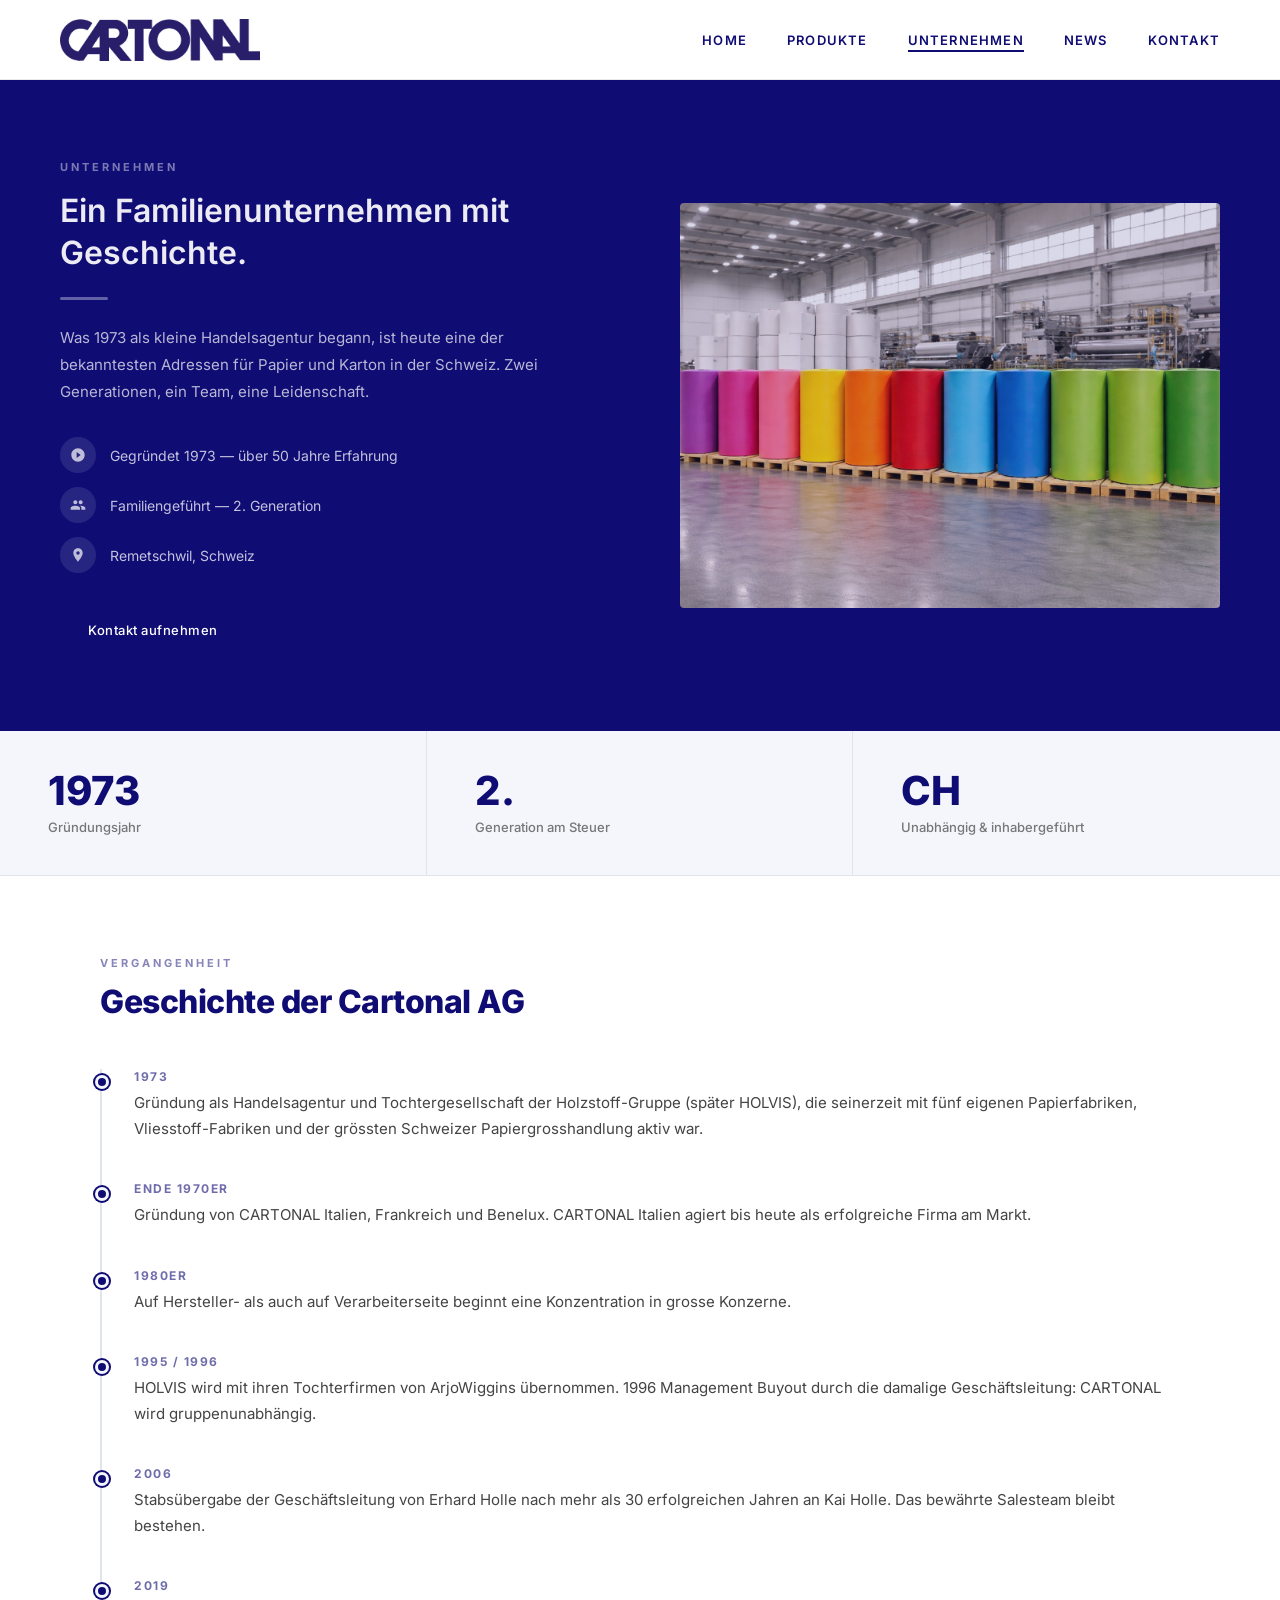
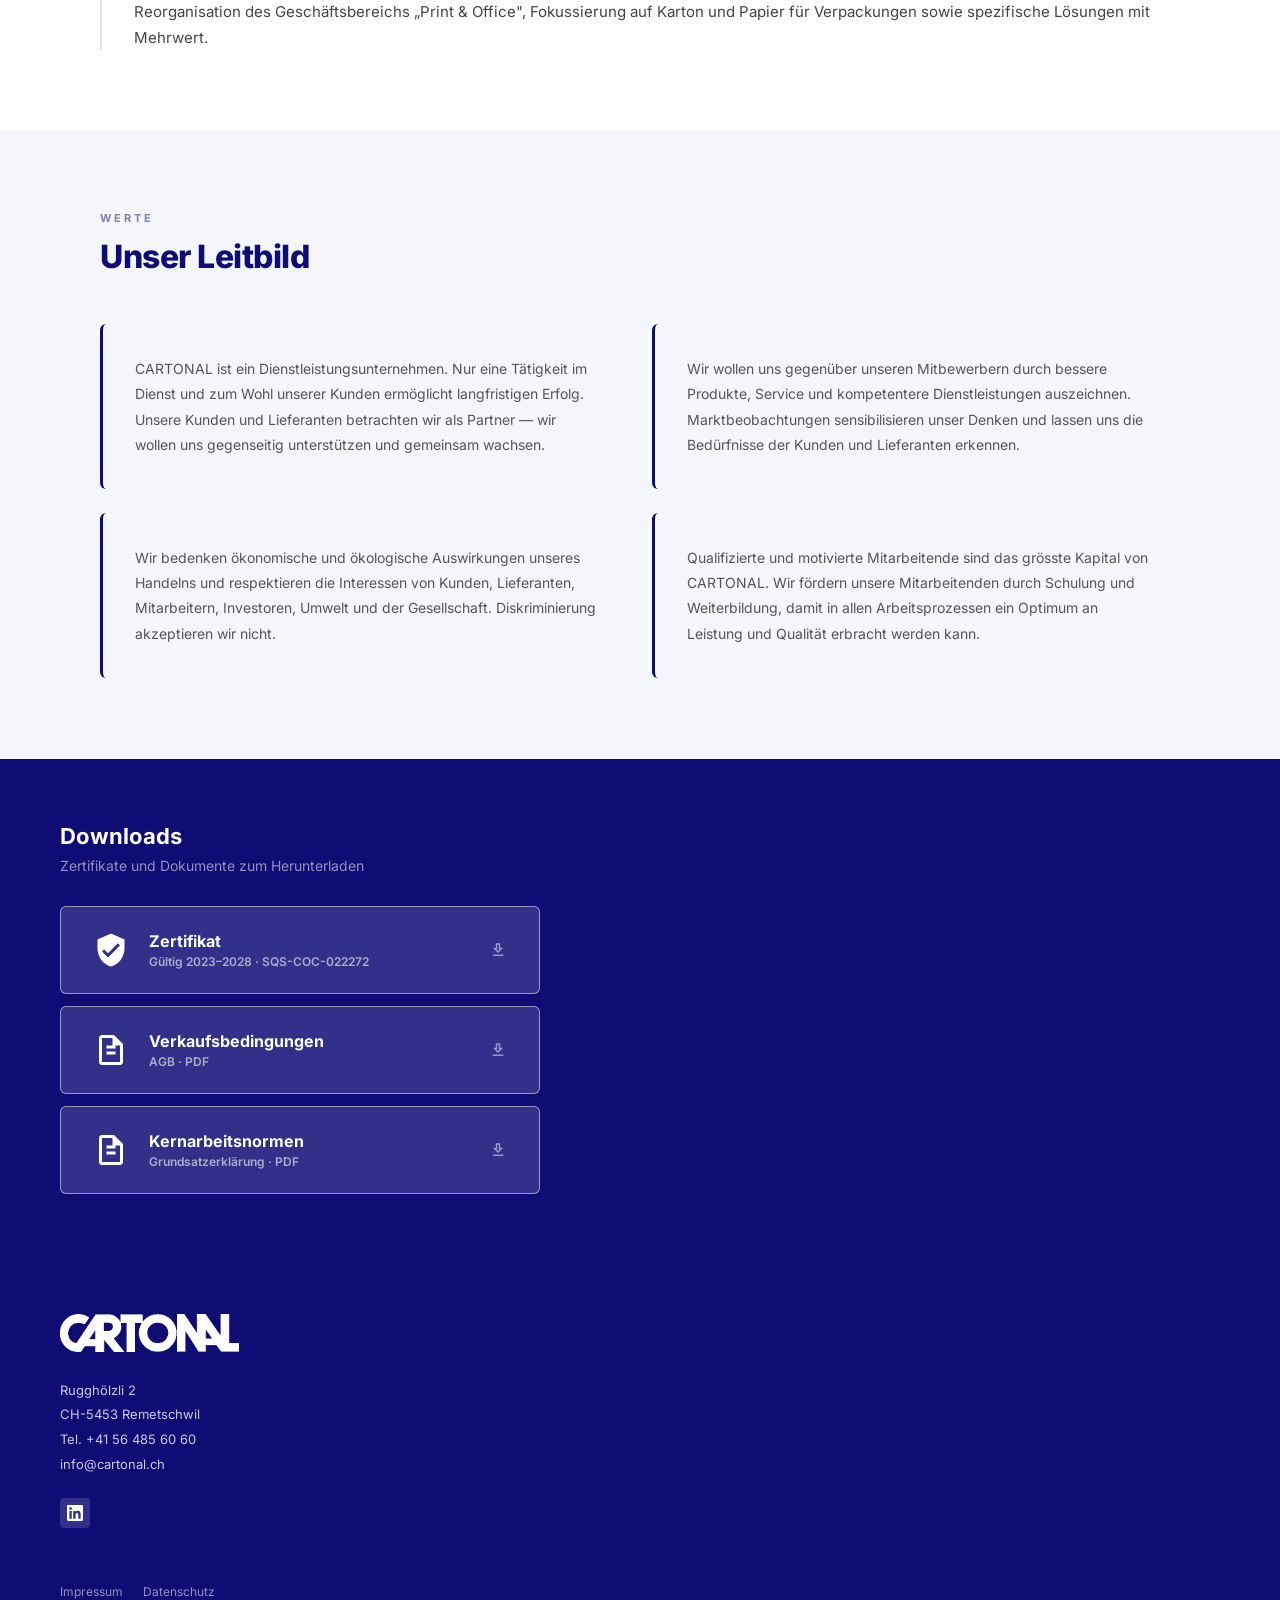
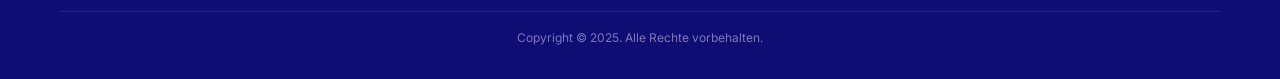
<file: unternehmen.html>
<!DOCTYPE html>
<html lang="de">
<head>
<meta charset="UTF-8">
<meta name="viewport" content="width=device-width, initial-scale=1.0">
<title>CARTONAL AG - Ihr Partner für Papier und Karton seit 1973</title>
<meta name="description" content="Entdecken Sie bei CARTONAL hochwertige Papier- und Kartonlösungen. Seit 1973 bieten wir maßgeschneiderten Service und erstklassige Produkte. Erfahren Sie mehr über uns!">
<link rel="stylesheet" href="style.css">
<link rel="icon" href="favicon.svg" type="image/svg+xml">
<style>

.about-hero {
  background: var(--navy);
  padding: 80px 60px;
  display: grid;
  grid-template-columns: 1fr 1fr;
  gap: 80px;
  align-items: center;
}

.about-hero-text p.label {
  font-size: 11px;
  font-weight: 700;
  letter-spacing: 3px;
  text-transform: uppercase;
  color: rgba(255,255,255,0.45);
  margin-bottom: 16px;
}

.about-hero-text h1 {
  font-size: clamp(22px, 2.5vw, 34px);
  font-weight: 600;
  color: rgba(255,255,255,0.92);
  line-height: 1.3;
  letter-spacing: 0px;
  margin-bottom: 24px;
}

.about-hero-text p.body {
  font-size: 15px;
  color: rgba(255,255,255,0.7);
  line-height: 1.8;
  margin-bottom: 0;
}

.about-hero-img {
  border-radius: 4px;
  overflow: hidden;
  aspect-ratio: 4/3;
}
.about-hero-img img {
  width: 100%;
  height: 100%;
  object-fit: cover;
  opacity: 0.85;
}

/* ── STATS ────────────────────────────────────────── */
.about-stats {
  background: #f4f6fb;
  display: grid;
  grid-template-columns: repeat(3, 1fr);
  border-bottom: 1px solid #e0e4ed;
}

.about-stat {
  padding: 40px 48px;
  border-right: 1px solid #e0e4ed;
}
.about-stat:last-child { border-right: none; }

.about-stat-number {
  font-size: 40px;
  font-weight: 800;
  color: var(--navy);
  line-height: 1;
  margin-bottom: 8px;
}

.about-stat-label {
  font-size: 13px;
  color: #777;
  font-weight: 500;
}

/* ── TIMELINE ─────────────────────────────────────── */
.about-section {
  max-width: 1200px;
  margin: 0 auto;
  padding: 80px 60px;
}

.about-section .section-label {
  font-size: 11px;
  font-weight: 700;
  letter-spacing: 3px;
  text-transform: uppercase;
  color: var(--navy);
  opacity: 0.5;
  margin-bottom: 12px;
}

.about-section h2 {
  font-size: clamp(22px, 2.5vw, 32px);
  font-weight: 800;
  color: var(--navy);
  letter-spacing: -0.5px;
  margin-bottom: 48px;
}

.timeline {
  position: relative;
  padding-left: 32px;
  border-left: 2px solid #e0e4ed;
  display: flex;
  flex-direction: column;
  gap: 40px;
}

.timeline-item {
  position: relative;
}

.timeline-item::before {
  content: '';
  position: absolute;
  left: -39px;
  top: 6px;
  width: 14px;
  height: 14px;
  border-radius: 50%;
  background: var(--navy);
  border: 3px solid #f4f6fb;
  box-shadow: 0 0 0 2px var(--navy);
}

.timeline-year {
  font-size: 12px;
  font-weight: 700;
  letter-spacing: 1.5px;
  color: var(--navy);
  text-transform: uppercase;
  margin-bottom: 6px;
  opacity: 0.6;
}

.timeline-text {
  font-size: 15px;
  color: #444;
  line-height: 1.7;
}

/* ── LEITBILD ─────────────────────────────────────── */
.leitbild-grid {
  display: grid;
  grid-template-columns: 1fr 1fr;
  gap: 24px;
}

.leitbild-card {
  background: #f4f6fb;
  border-radius: 6px;
  padding: 32px;
  border-left: 3px solid var(--navy);
}

.leitbild-card p {
  font-size: 14px;
  color: #555;
  line-height: 1.8;
  margin: 0;
}

/* ── DOWNLOADS ────────────────────────────────────── */
.downloads-section {
  background: var(--navy);
  padding: 64px 60px;
}

.downloads-inner {
  max-width: 1200px;
  margin: 0 auto;
}

.downloads-inner h2 {
  font-size: 22px;
  font-weight: 700;
  color: #fff;
  margin-bottom: 8px;
}

.downloads-inner p {
  font-size: 14px;
  color: rgba(255,255,255,0.55);
  margin-bottom: 32px;
}

.downloads-grid {
  display: flex;
  flex-direction: column;
  gap: 12px;
  max-width: 480px;
}

.download-btn {
  display: inline-flex;
  align-items: center;
  gap: 10px;
  padding: 14px 24px;
  background: rgba(255,255,255,0.1);
  border: 1px solid rgba(255,255,255,0.2);
  color: #fff;
  font-size: 14px;
  font-weight: 600;
  text-decoration: none;
  border-radius: 4px;
  transition: background .2s, border-color .2s;
}

.download-btn:hover {
  background: rgba(255,255,255,0.18);
  border-color: rgba(255,255,255,0.4);
}

.download-btn svg {
  width: 16px;
  height: 16px;
  fill: rgba(255,255,255,0.7);
  flex-shrink: 0;
}

/* ── RESPONSIVE ───────────────────────────────────── */
@media (max-width: 900px) {
  .about-hero { grid-template-columns: 1fr; gap: 40px; padding: 48px 24px; }
  .about-hero-img { display: none; }
  .about-stats { grid-template-columns: 1fr 1fr; }
  .about-stat { padding: 28px 24px; }
  .about-section { padding: 56px 24px; }
  .leitbild-grid { grid-template-columns: 1fr; }
  .downloads-section { padding: 48px 24px; }
}
</style>
</head>
<body>

<!-- HEADER -->
<header>
  <a href="index.html"><img src="logo.png" alt="" class="logo-img" width="200" height="42"></a>
  <button class="hamburger" onclick="document.querySelector('nav').classList.toggle('open')" aria-label="Menu">
    <span></span><span></span><span></span>
  </button>
  <nav>
    <div class="nav-item"><a href="index.html">HOME</a></div>
    <div class="nav-item">
      <a href="produkte.html">PRODUKTE</a>
      <div class="dropdown">
        <a href="verpackung.html">Verpackung</a>
        <a href="grafisch.html">Grafisch</a>
        <a href="spezialitaten.html">Spezialitäten</a>
      </div>
    </div>
    <div class="nav-item">
      <a href="unternehmen.html">UNTERNEHMEN</a>
      <div class="dropdown">
        <a href="unternehmen.html">Über uns</a>
      </div>
    </div>
    <div class="nav-item"><a href="news.html">NEWS</a></div>
    <div class="nav-item"><a href="kontakt.html">KONTAKT</a></div>
  </nav>
</header>

<!-- HERO -->
<div class="about-hero">
  <div class="about-hero-text">
    <p class="label">Unternehmen</p>
    <h1>Ein Familienunternehmen mit Geschichte.</h1>
    <div style="width:48px;height:3px;background:rgba(255,255,255,0.35);margin-bottom:24px;border-radius:2px"></div>
    <p class="body">Was 1973 als kleine Handelsagentur begann, ist heute eine der bekanntesten Adressen für Papier und Karton in der Schweiz. Zwei Generationen, ein Team, eine Leidenschaft.</p>

    <div style="display:flex;flex-direction:column;gap:14px;margin-top:32px">
      <div style="display:flex;align-items:center;gap:14px">
        <div style="width:36px;height:36px;border-radius:50%;background:rgba(255,255,255,0.1);display:flex;align-items:center;justify-content:center;flex-shrink:0">
          <svg style="width:16px;height:16px;fill:rgba(255,255,255,0.7)" viewBox="0 0 24 24"><path d="M12 2C6.48 2 2 6.48 2 12s4.48 10 10 10 10-4.48 10-10S17.52 2 12 2zm-2 14.5v-9l6 4.5-6 4.5z"/></svg>
        </div>
        <span style="font-size:14px;color:rgba(255,255,255,0.75)">Gegründet 1973 — über 50 Jahre Erfahrung</span>
      </div>
      <div style="display:flex;align-items:center;gap:14px">
        <div style="width:36px;height:36px;border-radius:50%;background:rgba(255,255,255,0.1);display:flex;align-items:center;justify-content:center;flex-shrink:0">
          <svg style="width:16px;height:16px;fill:rgba(255,255,255,0.7)" viewBox="0 0 24 24"><path d="M16 11c1.66 0 2.99-1.34 2.99-3S17.66 5 16 5c-1.66 0-3 1.34-3 3s1.34 3 3 3zm-8 0c1.66 0 2.99-1.34 2.99-3S9.66 5 8 5C6.34 5 5 6.34 5 8s1.34 3 3 3zm0 2c-2.33 0-7 1.17-7 3.5V19h14v-2.5c0-2.33-4.67-3.5-7-3.5zm8 0c-.29 0-.62.02-.97.05 1.16.84 1.97 1.97 1.97 3.45V19h6v-2.5c0-2.33-4.67-3.5-7-3.5z"/></svg>
        </div>
        <span style="font-size:14px;color:rgba(255,255,255,0.75)">Familiengeführt — 2. Generation</span>
      </div>
      <div style="display:flex;align-items:center;gap:14px">
        <div style="width:36px;height:36px;border-radius:50%;background:rgba(255,255,255,0.1);display:flex;align-items:center;justify-content:center;flex-shrink:0">
          <svg style="width:16px;height:16px;fill:rgba(255,255,255,0.7)" viewBox="0 0 24 24"><path d="M12 2C8.13 2 5 5.13 5 9c0 5.25 7 13 7 13s7-7.75 7-13c0-3.87-3.13-7-7-7zm0 9.5c-1.38 0-2.5-1.12-2.5-2.5s1.12-2.5 2.5-2.5 2.5 1.12 2.5 2.5-1.12 2.5-2.5 2.5z"/></svg>
        </div>
        <span style="font-size:14px;color:rgba(255,255,255,0.75)">Remetschwil, Schweiz</span>
      </div>
    </div>

    <a href="kontakt.html" class="btn" style="margin-top:36px;display:inline-block">Kontakt aufnehmen</a>
  </div>
  <div class="about-hero-img">
    <img src="farbige-rollen-paletten.png" alt="Farbige Rollen auf Paletten">
  </div>
</div>

<!-- STATS -->
<div class="about-stats">
  <div class="about-stat">
    <div class="about-stat-number">1973</div>
    <div class="about-stat-label">Gründungsjahr</div>
  </div>
  <div class="about-stat">
    <div class="about-stat-number">2.</div>
    <div class="about-stat-label">Generation am Steuer</div>
  </div>
  <div class="about-stat">
    <div class="about-stat-number">CH</div>
    <div class="about-stat-label">Unabhängig & inhabergeführt</div>
  </div>
</div>

<!-- GESCHICHTE -->
<div class="about-section">
  <p class="section-label">Vergangenheit</p>
  <h2>Geschichte der Cartonal AG</h2>

  <div class="timeline">
    <div class="timeline-item">
      <div class="timeline-year">1973</div>
      <p class="timeline-text">Gründung als Handelsagentur und Tochtergesellschaft der Holzstoff-Gruppe (später HOLVIS), die seinerzeit mit fünf eigenen Papierfabriken, Vliesstoff-Fabriken und der grössten Schweizer Papiergrosshandlung aktiv war.</p>
    </div>
    <div class="timeline-item">
      <div class="timeline-year">Ende 1970er</div>
      <p class="timeline-text">Gründung von CARTONAL Italien, Frankreich und Benelux. CARTONAL Italien agiert bis heute als erfolgreiche Firma am Markt.</p>
    </div>
    <div class="timeline-item">
      <div class="timeline-year">1980er</div>
      <p class="timeline-text">Auf Hersteller- als auch auf Verarbeiterseite beginnt eine Konzentration in grosse Konzerne.</p>
    </div>
    <div class="timeline-item">
      <div class="timeline-year">1995 / 1996</div>
      <p class="timeline-text">HOLVIS wird mit ihren Tochterfirmen von ArjoWiggins übernommen. 1996 Management Buyout durch die damalige Geschäftsleitung: CARTONAL wird gruppenunabhängig.</p>
    </div>
    <div class="timeline-item">
      <div class="timeline-year">2006</div>
      <p class="timeline-text">Stabsübergabe der Geschäftsleitung von Erhard Holle nach mehr als 30 erfolgreichen Jahren an Kai Holle. Das bewährte Salesteam bleibt bestehen.</p>
    </div>
    <div class="timeline-item">
      <div class="timeline-year">2019</div>
      <p class="timeline-text">Reorganisation des Geschäftsbereichs „Print &amp; Office", Fokussierung auf Karton und Papier für Verpackungen sowie spezifische Lösungen mit Mehrwert.</p>
    </div>
  </div>
</div>

<!-- LEITBILD -->
<div style="background:#f4f6fb; padding: 1px 0;">
<div class="about-section">
  <p class="section-label">Werte</p>
  <h2>Unser Leitbild</h2>

  <div class="leitbild-grid">
    <div class="leitbild-card">
      <p>CARTONAL ist ein Dienstleistungsunternehmen. Nur eine Tätigkeit im Dienst und zum Wohl unserer Kunden ermöglicht langfristigen Erfolg. Unsere Kunden und Lieferanten betrachten wir als Partner — wir wollen uns gegenseitig unterstützen und gemeinsam wachsen.</p>
    </div>
    <div class="leitbild-card">
      <p>Wir wollen uns gegenüber unseren Mitbewerbern durch bessere Produkte, Service und kompetentere Dienstleistungen auszeichnen. Marktbeobachtungen sensibilisieren unser Denken und lassen uns die Bedürfnisse der Kunden und Lieferanten erkennen.</p>
    </div>
    <div class="leitbild-card">
      <p>Wir bedenken ökonomische und ökologische Auswirkungen unseres Handelns und respektieren die Interessen von Kunden, Lieferanten, Mitarbeitern, Investoren, Umwelt und der Gesellschaft. Diskriminierung akzeptieren wir nicht.</p>
    </div>
    <div class="leitbild-card">
      <p>Qualifizierte und motivierte Mitarbeitende sind das grösste Kapital von CARTONAL. Wir fördern unsere Mitarbeitenden durch Schulung und Weiterbildung, damit in allen Arbeitsprozessen ein Optimum an Leistung und Qualität erbracht werden kann.</p>
    </div>
  </div>
</div>
</div>

<!-- DOWNLOADS -->
<div class="downloads-section">
  <div class="downloads-inner">
    <h2>Downloads</h2>
    <p>Zertifikate und Dokumente zum Herunterladen</p>

    <!-- FSC Certificate highlighted -->
    <a href="downloads/FSC-Zertifikat-Cartonal_2023-2028_de_SQS-COC-022272.pdf" class="download-btn" target="_blank" style="display:flex;align-items:center;gap:20px;padding:24px 32px;background:rgba(255,255,255,0.15);border:1.5px solid rgba(255,255,255,0.5);border-radius:6px;margin-bottom:12px;max-width:480px;">
      <svg style="width:36px;height:36px;fill:#fff;flex-shrink:0" viewBox="0 0 24 24"><path d="M12 1L3 5v6c0 5.55 3.84 10.74 9 12 5.16-1.26 9-6.45 9-12V5l-9-4zm-2 16l-4-4 1.41-1.41L10 14.17l6.59-6.59L18 9l-8 8z"/></svg>
      <div>
        <div style="font-size:16px;font-weight:700;color:#fff;margin-bottom:3px">Zertifikat</div>
        <div style="font-size:12px;color:rgba(255,255,255,0.6)">Gültig 2023–2028 · SQS-COC-022272</div>
      </div>
      <svg style="width:18px;height:18px;fill:rgba(255,255,255,0.5);margin-left:auto;flex-shrink:0" viewBox="0 0 24 24"><path d="M19 9h-4V3H9v6H5l7 7 7-7zm-8 2V5h2v6h1.17L12 13.17 9.83 11H11zm-6 7h14v2H5z"/></svg>
    </a>

    <div class="downloads-grid">
      <a href="downloads/CARTONAL_Verkaufsbedingungen.pdf" class="download-btn" target="_blank" style="display:flex;align-items:center;gap:20px;padding:24px 32px;background:rgba(255,255,255,0.15);border:1.5px solid rgba(255,255,255,0.5);border-radius:6px;">
        <svg style="width:36px;height:36px;fill:#fff;flex-shrink:0" viewBox="0 0 24 24"><path d="M14 2H6c-1.1 0-2 .9-2 2v16c0 1.1.9 2 2 2h12c1.1 0 2-.9 2-2V8l-6-6zm4 18H6V4h7v5h5v11zM9 13h6v2H9zm0-4h6v2H9z"/></svg>
        <div>
          <div style="font-size:16px;font-weight:700;color:#fff;margin-bottom:3px">Verkaufsbedingungen</div>
          <div style="font-size:12px;color:rgba(255,255,255,0.6)">AGB · PDF</div>
        </div>
        <svg style="width:18px;height:18px;fill:rgba(255,255,255,0.5);margin-left:auto;flex-shrink:0" viewBox="0 0 24 24"><path d="M19 9h-4V3H9v6H5l7 7 7-7zm-8 2V5h2v6h1.17L12 13.17 9.83 11H11zm-6 7h14v2H5z"/></svg>
      </a>
      <a href="downloads/Grundsatzerklaerung-Kernarbeitsnormen.pdf" class="download-btn" target="_blank" style="display:flex;align-items:center;gap:20px;padding:24px 32px;background:rgba(255,255,255,0.15);border:1.5px solid rgba(255,255,255,0.5);border-radius:6px;">
        <svg style="width:36px;height:36px;fill:#fff;flex-shrink:0" viewBox="0 0 24 24"><path d="M14 2H6c-1.1 0-2 .9-2 2v16c0 1.1.9 2 2 2h12c1.1 0 2-.9 2-2V8l-6-6zm4 18H6V4h7v5h5v11zM9 13h6v2H9zm0-4h6v2H9z"/></svg>
        <div>
          <div style="font-size:16px;font-weight:700;color:#fff;margin-bottom:3px">Kernarbeitsnormen</div>
          <div style="font-size:12px;color:rgba(255,255,255,0.6)">Grundsatzerklärung · PDF</div>
        </div>
        <svg style="width:18px;height:18px;fill:rgba(255,255,255,0.5);margin-left:auto;flex-shrink:0" viewBox="0 0 24 24"><path d="M19 9h-4V3H9v6H5l7 7 7-7zm-8 2V5h2v6h1.17L12 13.17 9.83 11H11zm-6 7h14v2H5z"/></svg>
      </a>
    </div>
  </div>
</div>

<!-- FOOTER -->
<footer>
  <a href="index.html">
    <img src="logo-weiss.png" alt="Cartonal" class="footer-logo-img">
  </a>
  <div class="footer-address">
    Rugghölzli 2<br>
    CH-5453 Remetschwil<br>
    Tel. +41 56 485 60 60<br>
    <a href="mailto:info@cartonal.ch">info@cartonal.ch</a>
  </div>
  <a href="https://www.linkedin.com/company/cartonal-ag/" target="_blank" class="linkedin-icon" title="LinkedIn">
    <svg viewBox="0 0 24 24" xmlns="http://www.w3.org/2000/svg">
      <path d="M20.447 20.452h-3.554v-5.569c0-1.328-.027-3.037-1.852-3.037-1.853 0-2.136 1.445-2.136 2.939v5.667H9.351V9h3.414v1.561h.046c.477-.9 1.637-1.85 3.37-1.85 3.601 0 4.267 2.37 4.267 5.455v6.286zM5.337 7.433a2.062 2.062 0 0 1-2.063-2.065 2.064 2.064 0 1 1 2.063 2.065zm1.782 13.019H3.555V9h3.564v11.452zM22.225 0H1.771C.792 0 0 .774 0 1.729v20.542C0 23.227.792 24 1.771 24h20.451C23.2 24 24 23.227 24 22.271V1.729C24 .774 23.2 0 22.222 0h.003z"/>
    </svg>
  </a>
  <div class="footer-links">
    <a href="impressum.html">Impressum</a>
    <a href="datenschutz.html">Datenschutz</a>
  </div>
  <div class="copyright">Copyright &copy; 2025. Alle Rechte vorbehalten.</div>
</footer>

<script src="nav-active.js" defer></script>
</body>
</html>
</file>
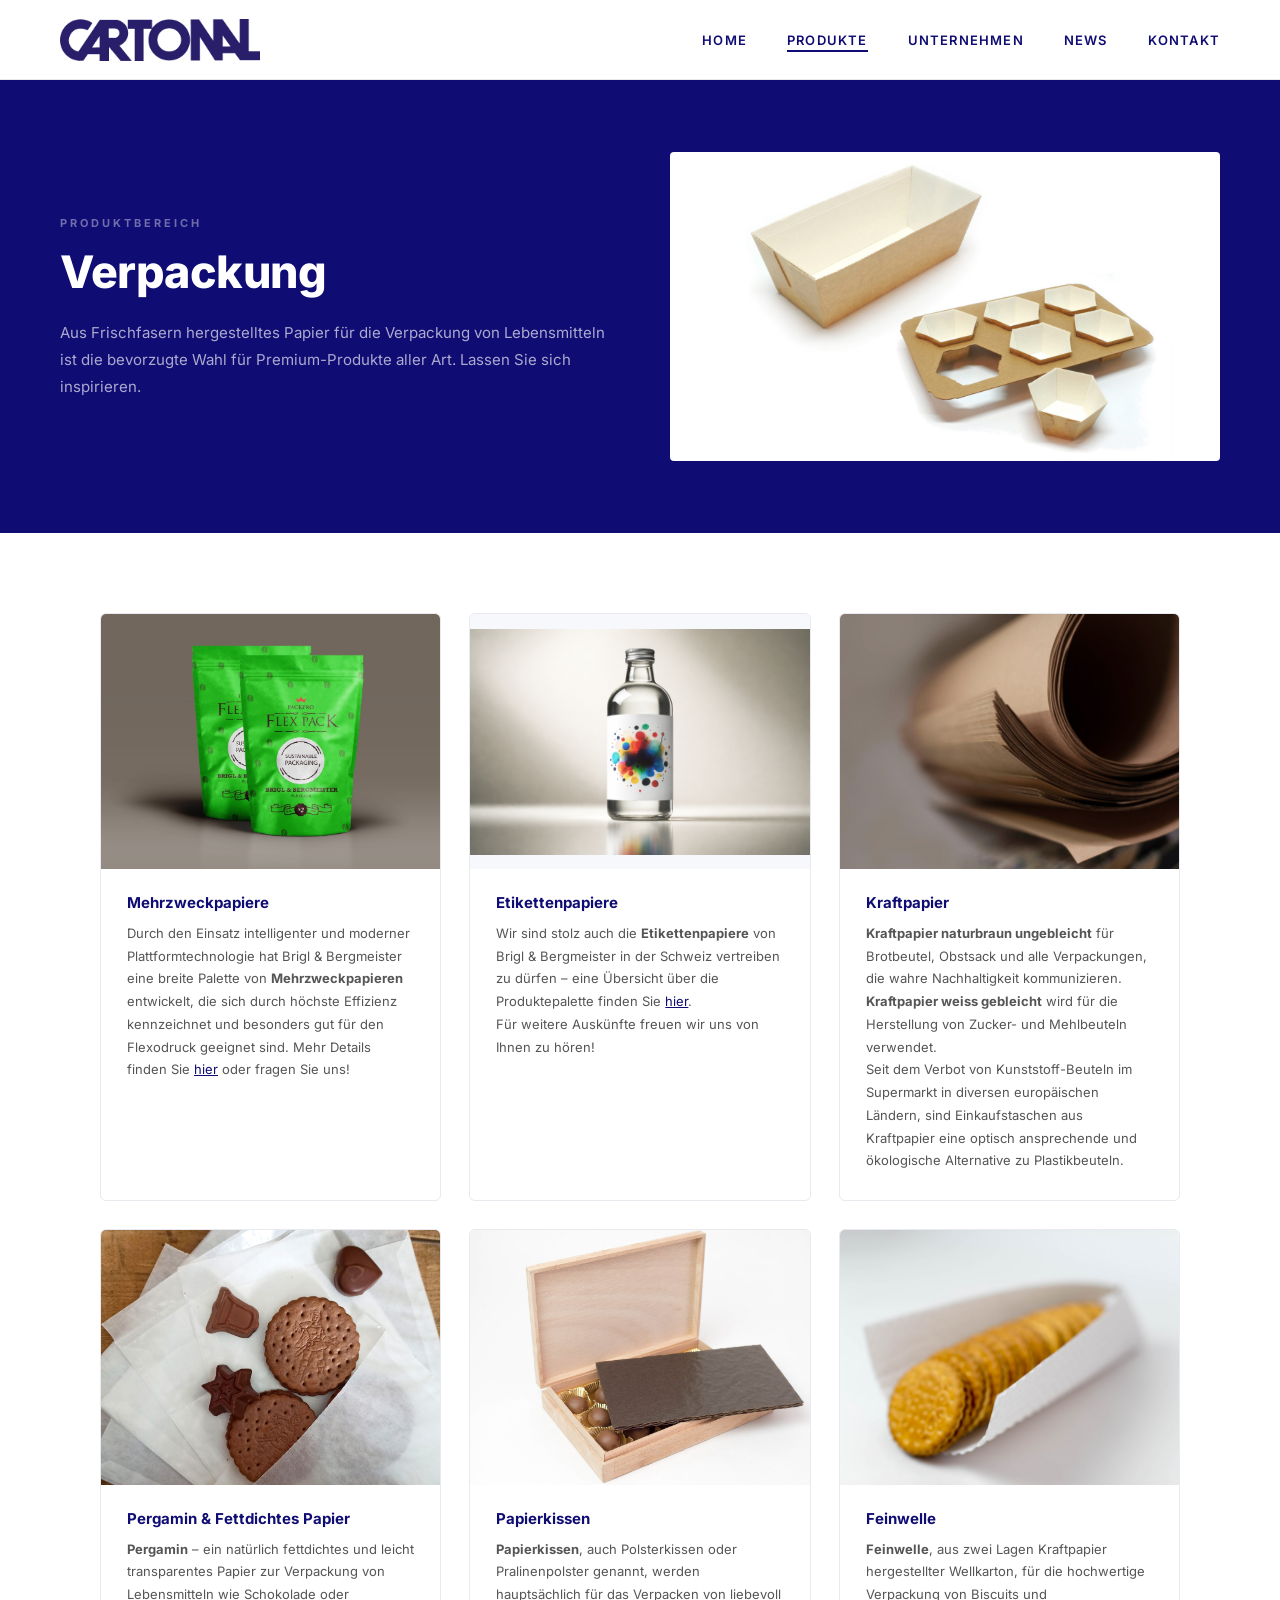
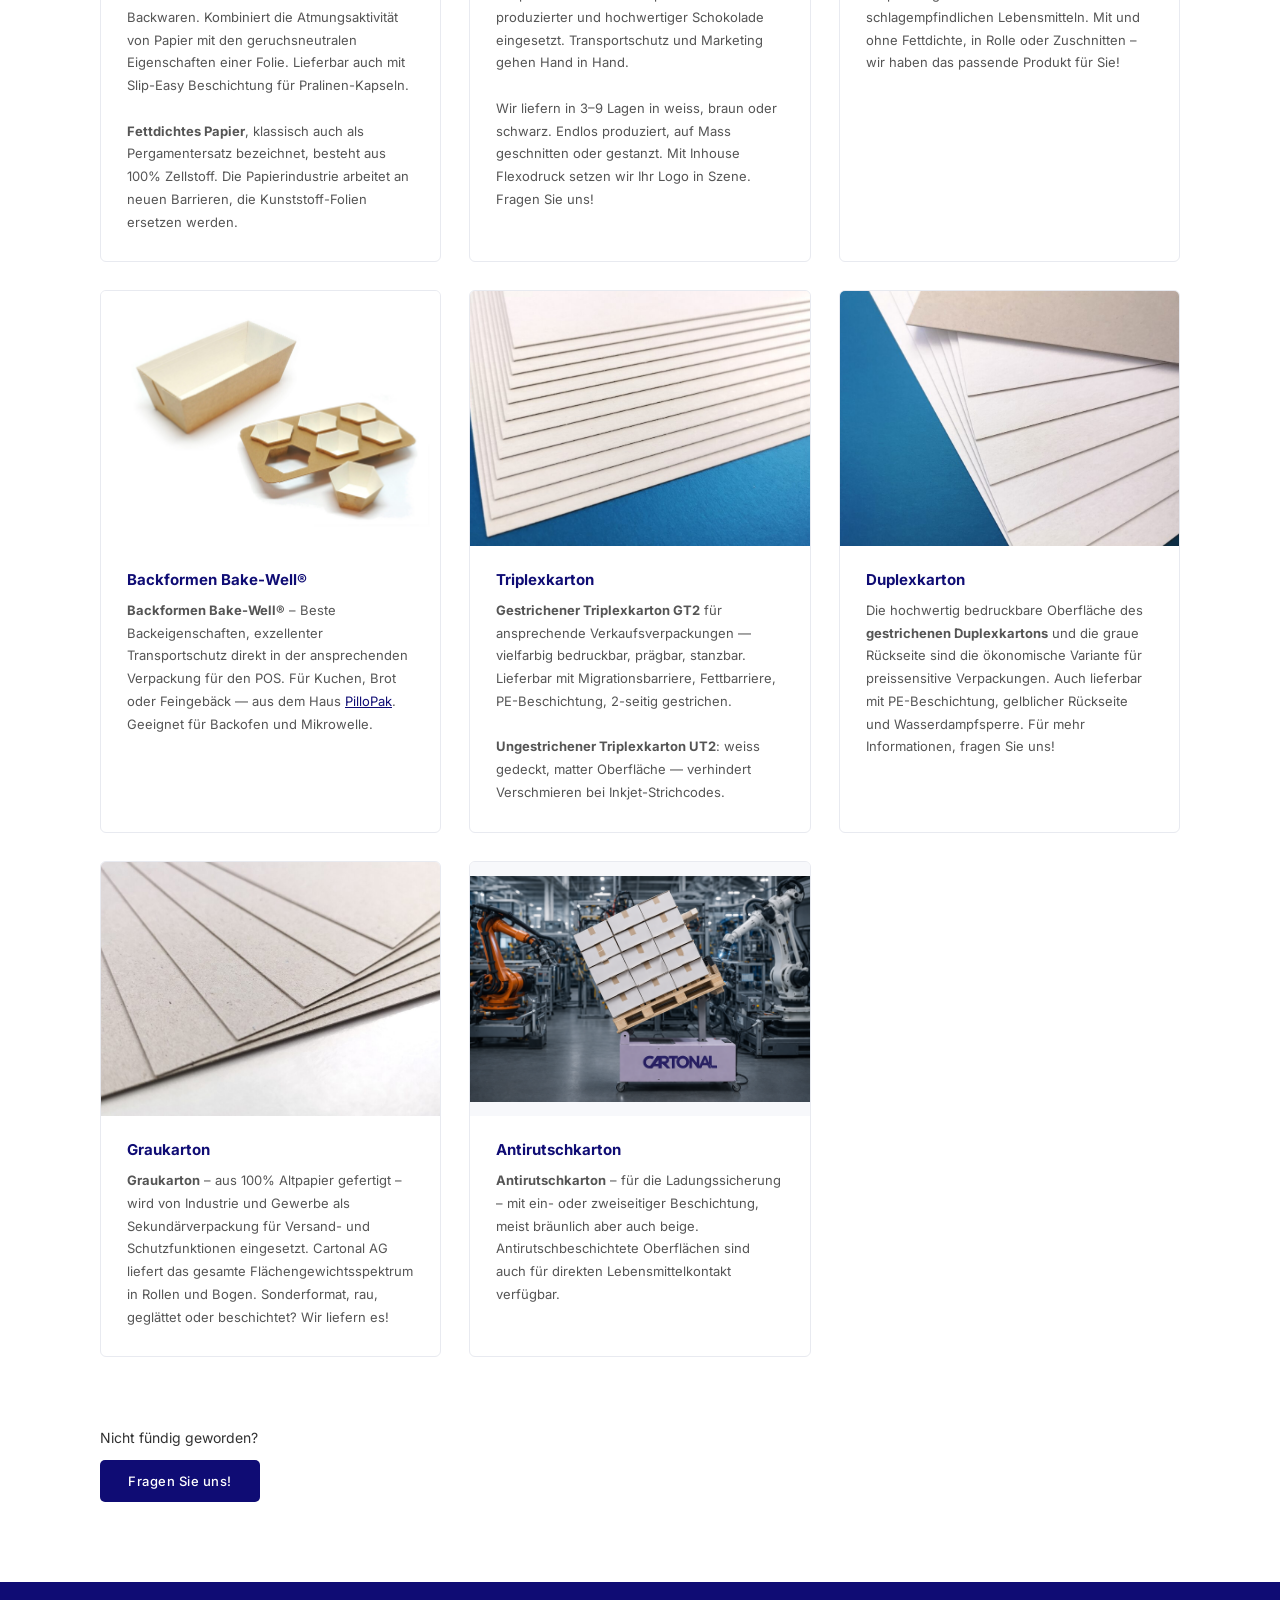
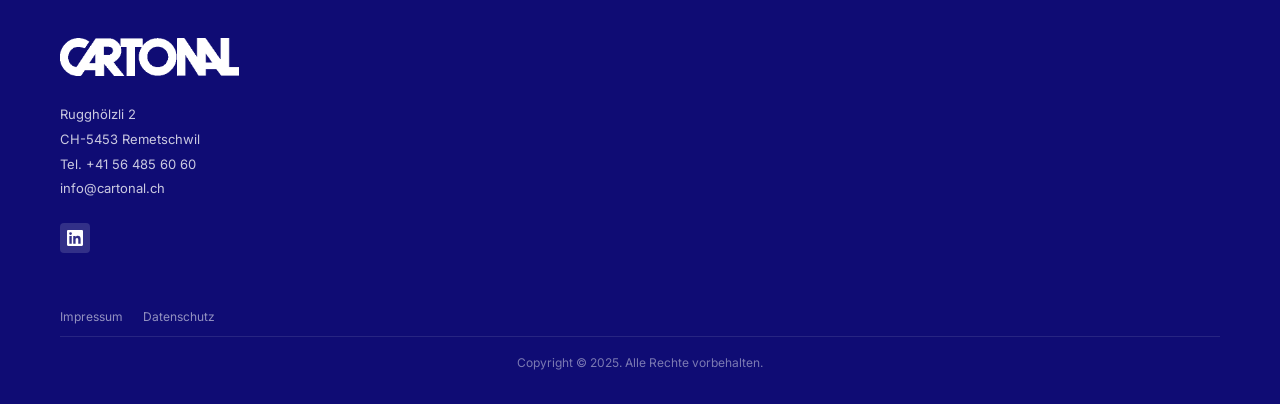
<file: verpackung.html>
<!DOCTYPE html>
<html lang="de">
<head>
<meta charset="UTF-8">
<meta name="viewport" content="width=device-width, initial-scale=1.0">
<title>Verpackung: Pergamin, Papierkissen, Graukarton &amp; mehr | CARTONAL AG</title>
<meta name="description" content="CARTONAL bietet Polsterkissen, Pergamin, Graukarton und mehr für Ihre nachhaltigen Verpackungsanforderungen. Entdecken Sie unsere innovativen Lösungen.">
<link rel="stylesheet" href="style.css">
<link rel="icon" href="favicon.svg" type="image/svg+xml">
<style>

.vp-hero {
  background: var(--navy);
  padding: 72px 60px;
  display: grid;
  grid-template-columns: 1fr 1fr;
  gap: 60px;
  align-items: center;
}
.vp-hero-text .label {
  font-size: 11px;
  font-weight: 700;
  letter-spacing: 3px;
  text-transform: uppercase;
  color: rgba(255,255,255,0.4);
  margin-bottom: 14px;
}
.vp-hero-text h1 {
  font-size: clamp(28px, 3.5vw, 48px);
  font-weight: 800;
  color: #fff;
  line-height: 1.15;
  letter-spacing: -0.5px;
  margin-bottom: 20px;
}
.vp-hero-text p {
  font-size: 15px;
  color: rgba(255,255,255,0.65);
  line-height: 1.8;
}
.vp-hero-img {
  border-radius: 4px;
  overflow: hidden;
  aspect-ratio: 16/9;
}
.vp-hero-img img {
  width: 100%;
  height: 100%;
  object-fit: cover;
  display: block;
}

/* GRID */
.vp-section {
  max-width: 1200px;
  margin: 0 auto;
  padding: 80px 60px;
}
.vp-grid {
  display: grid;
  grid-template-columns: repeat(3, 1fr);
  gap: 28px;
  margin-bottom: 72px;
}
.vp-card {
  background: #fff;
  border: 1px solid #e8eaf0;
  border-radius: 6px;
  overflow: hidden;
  transition: box-shadow 0.2s, transform 0.2s;
}
.vp-card:hover {
  box-shadow: 0 8px 32px rgba(15,12,116,0.10);
  transform: translateY(-3px);
}
.vp-card-img {
  aspect-ratio: 4/3;
  overflow: hidden;
  background: #f7f8fb;
}
.vp-card-img img {
  width: 100%;
  height: 100%;
  object-fit: cover;
  display: block;
}
.vp-card-img img.contain {
  object-fit: contain;
}
.vp-card-body {
  padding: 24px 26px 28px;
}
.vp-card-body h3 {
  font-size: 15px;
  font-weight: 700;
  color: var(--navy);
  margin-bottom: 10px;
}
.vp-card-body p {
  font-size: 13px;
  color: #555;
  line-height: 1.75;
}
.vp-card-body a {
  color: var(--navy);
}

@media (max-width: 900px) {
  .vp-hero { grid-template-columns: 1fr; padding: 48px 24px; }
  .vp-hero-img { display: none; }
  .vp-grid { grid-template-columns: 1fr 1fr; gap: 16px; }
  .vp-section { padding: 48px 24px; }
}
@media (max-width: 560px) {
  .vp-grid { grid-template-columns: 1fr; }
}

</style>
</head>
<body>

<!-- HEADER -->
<header>
  <a href="index.html"><img src="logo.png" alt="" class="logo-img" width="200" height="42"></a>
  <button class="hamburger" onclick="document.querySelector('nav').classList.toggle('open')" aria-label="Menu">
    <span></span><span></span><span></span>
  </button>
  <nav>
    <div class="nav-item"><a href="index.html">HOME</a></div>
    <div class="nav-item">
      <a href="produkte.html">PRODUKTE</a>
      <div class="dropdown">
        <a href="verpackung.html">Verpackung</a>
        <a href="grafisch.html">Grafisch</a>
        <a href="spezialitaten.html">Spezialitäten</a>
      </div>
    </div>
    <div class="nav-item">
      <a href="unternehmen.html">UNTERNEHMEN</a>
      <div class="dropdown">
        <a href="unternehmen.html">Über uns</a>
      </div>
    </div>
    <div class="nav-item"><a href="news.html">NEWS</a></div>
    <div class="nav-item"><a href="kontakt.html">KONTAKT</a></div>
  </nav>
</header>

<!-- HERO -->
<div class="vp-hero">
  <div class="vp-hero-text">
    <p class="label">Produktbereich</p>
    <h1>Verpackung</h1>
    <p>Aus Frischfasern hergestelltes Papier für die Verpackung von Lebensmitteln ist die bevorzugte Wahl für Premium-Produkte aller Art. Lassen Sie sich inspirieren.</p>
  </div>
  <div class="vp-hero-img">
    <img src="Bakewell-1536x1024.jpg" alt="Verpackung">
  </div>
</div>

<!-- PRODUCT GRID -->
<div class="vp-section">
  <div class="vp-grid">

    <div class="vp-card">
      <div class="vp-card-img">
        <img src="32_FlexPack-PackPro2_web-1.jpg" loading="lazy" alt="Mehrzweckpapiere">
      </div>
      <div class="vp-card-body">
        <h3>Mehrzweckpapiere</h3>
        <p>Durch den Einsatz intelligenter und moderner Plattformtechnologie hat Brigl &amp; Bergmeister eine breite Palette von <strong>Mehrzweckpapieren</strong> entwickelt, die sich durch höchste Effizienz kennzeichnet und besonders gut für den Flexodruck geeignet sind. Mehr Details finden Sie <a href="https://www.brigl-bergmeister.com/start/produkte/flexible-verpackungspapiere/" target="_blank">hier</a> oder fragen Sie uns!</p>
      </div>
    </div>

    <div class="vp-card">
      <div class="vp-card-img">
        <img src="flasche-etikette.png" loading="lazy" alt="Etikettenpapier" class="contain">
      </div>
      <div class="vp-card-body">
        <h3>Etikettenpapiere</h3>
        <p>Wir sind stolz auch die <strong>Etikettenpapiere</strong> von Brigl &amp; Bergmeister in der Schweiz vertreiben zu dürfen – eine Übersicht über die Produktepalette finden Sie <a href="https://www.brigl-bergmeister.com/start/produkte/etikettenpapiere/" target="_blank">hier</a>.<br>Für weitere Auskünfte freuen wir uns von Ihnen zu hören!</p>
      </div>
    </div>

    <div class="vp-card">
      <div class="vp-card-img">
        <img src="AdobeStock_420868546-1536x1025.jpeg" alt="Kraftpapier">
      </div>
      <div class="vp-card-body">
        <h3>Kraftpapier</h3>
        <p><strong>Kraftpapier naturbraun ungebleicht</strong> für Brotbeutel, Obstsack und alle Verpackungen, die wahre Nachhaltigkeit kommunizieren. <strong>Kraftpapier weiss gebleicht</strong> wird für die Herstellung von Zucker- und Mehlbeuteln verwendet.<br>Seit dem Verbot von Kunststoff-Beuteln im Supermarkt in diversen europäischen Ländern, sind Einkaufstaschen aus Kraftpapier eine optisch ansprechende und ökologische Alternative zu Plastikbeuteln.</p>
      </div>
    </div>

    <div class="vp-card">
      <div class="vp-card-img">
        <img src="quer_AdobeStock_605972903-scaled.jpeg" alt="Pergamin">
      </div>
      <div class="vp-card-body">
        <h3>Pergamin &amp; Fettdichtes Papier</h3>
        <p><strong>Pergamin</strong> – ein natürlich fettdichtes und leicht transparentes Papier zur Verpackung von Lebensmitteln wie Schokolade oder Backwaren. Kombiniert die Atmungsaktivität von Papier mit den geruchsneutralen Eigenschaften einer Folie. Lieferbar auch mit Slip-Easy Beschichtung für Pralinen-Kapseln.<br><br><strong>Fettdichtes Papier</strong>, klassisch auch als Pergamentersatz bezeichnet, besteht aus 100% Zellstoff. Die Papierindustrie arbeitet an neuen Barrieren, die Kunststoff-Folien ersetzen werden.</p>
      </div>
    </div>

    <div class="vp-card">
      <div class="vp-card-img">
        <img src="32_Polsterkissen_Wood-scaled.jpg" alt="Papierkissen">
      </div>
      <div class="vp-card-body">
        <h3>Papierkissen</h3>
        <p><strong>Papierkissen</strong>, auch Polsterkissen oder Pralinenpolster genannt, werden hauptsächlich für das Verpacken von liebevoll produzierter und hochwertiger Schokolade eingesetzt. Transportschutz und Marketing gehen Hand in Hand.<br><br>Wir liefern in 3–9 Lagen in weiss, braun oder schwarz. Endlos produziert, auf Mass geschnitten oder gestanzt. Mit Inhouse Flexodruck setzen wir Ihr Logo in Szene. Fragen Sie uns!</p>
      </div>
    </div>

    <div class="vp-card">
      <div class="vp-card-img">
        <img src="DSC01098-1536x1024.jpg" alt="Feinwelle">
      </div>
      <div class="vp-card-body">
        <h3>Feinwelle</h3>
        <p><strong>Feinwelle</strong>, aus zwei Lagen Kraftpapier hergestellter Wellkarton, für die hochwertige Verpackung von Biscuits und schlagempfindlichen Lebensmitteln. Mit und ohne Fettdichte, in Rolle oder Zuschnitten – wir haben das passende Produkt für Sie!</p>
      </div>
    </div>

    <div class="vp-card">
      <div class="vp-card-img">
        <img src="Bakewell-1536x1024.jpg" alt="Bake-Well">
      </div>
      <div class="vp-card-body">
        <h3>Backformen Bake-Well®</h3>
        <p><strong>Backformen Bake-Well®</strong> – Beste Backeigenschaften, exzellenter Transportschutz direkt in der ansprechenden Verpackung für den POS. Für Kuchen, Brot oder Feingebäck — aus dem Haus <a href="http://www.pillopak.nl/" target="_blank">PilloPak</a>. Geeignet für Backofen und Mikrowelle.</p>
      </div>
    </div>

    <div class="vp-card">
      <div class="vp-card-img">
        <img src="edit_IMG_20231102_152055_TG-1-1024x683.jpg" alt="Triplexkarton">
      </div>
      <div class="vp-card-body">
        <h3>Triplexkarton</h3>
        <p><strong>Gestrichener Triplexkarton GT2</strong> für ansprechende Verkaufsverpackungen — vielfarbig bedruckbar, prägbar, stanzbar. Lieferbar mit Migrationsbarriere, Fettbarriere, PE-Beschichtung, 2-seitig gestrichen.<br><br><strong>Ungestrichener Triplexkarton UT2</strong>: weiss gedeckt, matter Oberfläche — verhindert Verschmieren bei Inkjet-Strichcodes.</p>
      </div>
    </div>

    <div class="vp-card">
      <div class="vp-card-img">
        <img src="edit_IMG_20231102_152345_DG-1024x683.jpg" alt="Duplexkarton">
      </div>
      <div class="vp-card-body">
        <h3>Duplexkarton</h3>
        <p>Die hochwertig bedruckbare Oberfläche des <strong>gestrichenen Duplexkartons</strong> und die graue Rückseite sind die ökonomische Variante für preissensitive Verpackungen. Auch lieferbar mit PE-Beschichtung, gelblicher Rückseite und Wasserdampfsperre. Für mehr Informationen, fragen Sie uns!</p>
      </div>
    </div>

    <div class="vp-card">
      <div class="vp-card-img">
        <img src="edit_IMG_20231102_151459_Graukarton-1024x683.jpg" alt="Graukarton">
      </div>
      <div class="vp-card-body">
        <h3>Graukarton</h3>
        <p><strong>Graukarton</strong> – aus 100% Altpapier gefertigt – wird von Industrie und Gewerbe als Sekundärverpackung für Versand- und Schutzfunktionen eingesetzt. Cartonal AG liefert das gesamte Flächengewichtsspektrum in Rollen und Bogen. Sonderformat, rau, geglättet oder beschichtet? Wir liefern es!</p>
      </div>
    </div>

    <div class="vp-card">
      <div class="vp-card-img">
        <img src="Antirutsch-Karton.png" alt="Antirutschkarton" class="contain">
      </div>
      <div class="vp-card-body">
        <h3>Antirutschkarton</h3>
        <p><strong>Antirutschkarton</strong> – für die Ladungssicherung – mit ein- oder zweiseitiger Beschichtung, meist bräunlich aber auch beige. Antirutschbeschichtete Oberflächen sind auch für direkten Lebensmittelkontakt verfügbar.</p>
      </div>
    </div>

  </div>

  <div class="cta-block">
    <p>Nicht fündig geworden?</p>
    <a href="kontakt.html" class="btn">Fragen Sie uns!</a>
  </div>

</div>

<!-- FOOTER -->
<footer>
  <a href="index.html">
    <img src="logo-weiss.png" alt="Cartonal" class="footer-logo-img">
  </a>
  <div class="footer-address">
    Rugghölzli 2<br>
    CH-5453 Remetschwil<br>
    Tel. +41 56 485 60 60<br>
    <a href="mailto:info@cartonal.ch">info@cartonal.ch</a>
  </div>
  <a href="https://www.linkedin.com/company/cartonal-ag/" target="_blank" class="linkedin-icon" title="LinkedIn">
    <svg viewBox="0 0 24 24" xmlns="http://www.w3.org/2000/svg">
      <path d="M20.447 20.452h-3.554v-5.569c0-1.328-.027-3.037-1.852-3.037-1.853 0-2.136 1.445-2.136 2.939v5.667H9.351V9h3.414v1.561h.046c.477-.9 1.637-1.85 3.37-1.85 3.601 0 4.267 2.37 4.267 5.455v6.286zM5.337 7.433a2.062 2.062 0 0 1-2.063-2.065 2.064 2.064 0 1 1 2.063 2.065zm1.782 13.019H3.555V9h3.564v11.452zM22.225 0H1.771C.792 0 0 .774 0 1.729v20.542C0 23.227.792 24 1.771 24h20.451C23.2 24 24 23.227 24 22.271V1.729C24 .774 23.2 0 22.222 0h.003z"/>
    </svg>
  </a>
  <div class="footer-links"><a href="impressum.html">Impressum</a><a href="datenschutz.html">Datenschutz</a></div>
  <div class="copyright">Copyright &copy; 2025. Alle Rechte vorbehalten.</div>
</footer>

<script src="nav-active.js" defer></script>
</body>
</html>
</file>
<file: style.css>
@font-face {
  font-family: 'Inter';
  font-style: normal;
  font-weight: 400 800;
  font-display: block;
  src: url('fonts/inter-latin-ext.woff2') format('woff2');
  unicode-range: U+0100-02BA, U+02BD-02C5, U+02C7-02CC, U+02CE-02D7, U+02DD-02FF, U+0304, U+0308, U+0329, U+1D00-1DBF, U+1E00-1E9F, U+1EF2-1EFF, U+2020, U+20A0-20AB, U+20AD-20C0, U+2113, U+2C60-2C7F, U+A720-A7FF;
}
@font-face {
  font-family: 'Inter';
  font-style: normal;
  font-weight: 400 800;
  font-display: block;
  src: url('fonts/inter-latin.woff2') format('woff2');
  unicode-range: U+0000-00FF, U+0131, U+0152-0153, U+02BB-02BC, U+02C6, U+02DA, U+02DC, U+0304, U+0308, U+0329, U+2000-206F, U+20AC, U+2122, U+2191, U+2193, U+2212, U+2215, U+FEFF, U+FFFD;
}

*, *::before, *::after { box-sizing: border-box; margin: 0; padding: 0; }

:root {
  --navy: #0f0c74;
  --navy-dark: #0b0960;
  --gray-bg: #f3f6fb;
  --text: #313131;
  --text-light: #555;
}

body {
  font-family: 'Inter', sans-serif;
  color: var(--text);
  background: #fff;
}

/* ── HEADER ── */
header {
  display: flex;
  align-items: center;
  justify-content: space-between;
  padding: 0 60px;
  height: 80px;
  background: #fff;
  border-bottom: 1px solid #e8e8e8;
  position: sticky;
  top: 0;
  z-index: 100;
}

.logo-img {
  width: 200px;
  height: 42px;
  display: block;
  color: transparent;
}

nav {
  display: flex;
  align-items: center;
  gap: 40px;
}

nav .nav-item {
  position: relative;
}

nav a {
  font-size: 13px;
  font-weight: 600;
  letter-spacing: 1.2px;
  text-transform: uppercase;
  color: var(--navy);
  text-decoration: none;
  display: flex;
  align-items: center;
  gap: 5px;
  transition: opacity .2s;
  padding: 4px 0;
}

nav a:hover { opacity: .65; }

nav .nav-item > a.nav-active {
  border-bottom: 2px solid var(--navy);
  padding-bottom: 2px;
  opacity: 1;
}

@keyframes pageFadeIn {
  from { opacity: 0; transform: translateY(10px); }
  to   { opacity: 1; transform: translateY(0); }
}
.vp-section, .news-section, .page-content {
  animation: pageFadeIn 0.35s ease;
}

/* Dropdown */
.dropdown {
  position: absolute;
  top: 100%;
  left: -16px;
  min-width: 200px;
  background: #fff;
  border: none;
  box-shadow: 0 16px 40px rgba(11,9,96,0.13), 0 2px 8px rgba(0,0,0,0.06);
  display: flex;
  flex-direction: column;
  padding: 8px;
  z-index: 200;
  border-radius: 6px;
  opacity: 0;
  pointer-events: none;
  transform: translateY(8px);
  transition: opacity .2s ease, transform .2s ease;
}

.nav-item:hover .dropdown {
  opacity: 1;
  pointer-events: auto;
  transform: translateY(0);
}

.dropdown a {
  font-size: 13px;
  font-weight: 500;
  letter-spacing: 0.2px;
  color: var(--text);
  padding: 10px 14px;
  display: block;
  text-transform: none;
  border-radius: 4px;
  transition: background .15s, color .15s;
}

.dropdown a:hover {
  background: #f0f2fa;
  color: var(--navy);
  opacity: 1;
}

/* Hamburger (mobile) */
.hamburger {
  display: none;
  flex-direction: column;
  gap: 5px;
  cursor: pointer;
  background: none;
  border: none;
  padding: 4px;
}
.hamburger span {
  display: block;
  width: 24px;
  height: 2px;
  background: var(--navy);
  transition: all .25s;
}

/* ── HERO ── */
.hero {
  position: relative;
  height: 420px;
  background: #2a2a2a;
  overflow: hidden;
  display: flex;
  align-items: center;
}

.hero-bg {
  position: absolute;
  inset: 0;
  background:
    repeating-linear-gradient(
      -8deg,
      rgba(255,255,255,0.025) 0px,
      rgba(255,255,255,0.025) 1px,
      transparent 1px,
      transparent 28px
    ),
    linear-gradient(135deg, #111111 0%, #2e2e2e 40%, #4a4a4a 70%, #3a3a3a 100%);
}

.hero-waves {
  position: absolute;
  right: -60px;
  top: -40px;
  width: 68%;
  height: 145%;
  opacity: 0.5;
}

.hero-waves svg {
  width: 100%;
  height: 100%;
}

.hero-content {
  position: relative;
  z-index: 2;
  padding: 0 60px;
  max-width: 680px;
}

.hero-content p.tagline {
  font-size: 15.5px;
  color: rgba(255,255,255,0.90);
  margin-bottom: 20px;
  line-height: 1.45;
  letter-spacing: 0.2px;
}

.hero-content p.tagline strong {
  font-weight: 700;
  letter-spacing: 0.5px;
}

.hero-content p.body {
  font-size: 14px;
  color: rgba(255,255,255,0.75);
  line-height: 1.7;
  max-width: 500px;
}

/* ── HOME CARDS ── */
.cards-section {
  padding: 72px 60px;
  display: flex;
  justify-content: center;
  gap: 28px;
}

.card {
  background: var(--gray-bg);
  padding: 36px 32px 40px;
  flex: 1;
  max-width: 380px;
  min-height: 240px;
  display: flex;
  flex-direction: column;
}

.card h2 {
  font-size: 18px;
  font-weight: 700;
  letter-spacing: 2px;
  color: #222;
  text-transform: uppercase;
  margin-bottom: 14px;
}

.card .divider {
  width: 100%;
  height: 1px;
  background: #c8cdd8;
  margin-bottom: 22px;
}

.card p {
  font-size: 13.5px;
  color: #444;
  line-height: 1.6;
  flex: 1;
  margin-bottom: 28px;
}

.btn {
  display: inline-block;
  padding: 13px 28px;
  background: var(--navy);
  color: #fff !important;
  font-family: 'Inter', sans-serif;
  font-size: 13px;
  font-weight: 500;
  letter-spacing: .5px;
  text-align: center;
  border: none;
  cursor: pointer;
  text-decoration: none;
  border-radius: 5px;
  transition: background .2s;
}

.btn:hover { background: var(--navy-dark); }

.btn-block {
  display: block;
  width: 100%;
}

/* ── PAGE CONTENT ── */
.page-content {
  max-width: 1200px;
  margin: 0 auto;
  padding: 56px 0 80px;
}

.page-content h1 {
  color: var(--navy);
  font-size: 36px;
  font-weight: 700;
  margin-bottom: 18px;
}

.page-content h2 {
  color: var(--navy);
  font-size: 32px;
  font-weight: 700;
  margin-bottom: 16px;
  margin-top: 48px;
}

.page-content h3 {
  color: var(--navy);
  font-size: 20px;
  font-weight: 700;
  margin-bottom: 12px;
  margin-top: 32px;
}

.page-content p {
  font-size: 14.5px;
  line-height: 1.75;
  color: var(--text);
  margin-bottom: 16px;
}

.page-content a {
  color: var(--navy);
}

.page-content ul {
  padding-left: 22px;
  margin-bottom: 20px;
}

.page-content ul li {
  font-size: 14.5px;
  line-height: 1.75;
  margin-bottom: 10px;
  color: var(--text);
}

/* ── MEDIA TEXT ── */
.media-text {
  display: grid;
  grid-template-columns: 1fr 1fr;
  gap: 48px;
  align-items: center;
  margin-bottom: 56px;
}

.media-text.media-right .media-text__media { order: 2; }
.media-text.media-right .media-text__content { order: 1; }

.media-text__media img {
  width: 100%;
  height: 320px;
  object-fit: cover;
  display: block;
}

.media-text__content {
  padding: 8px 0;
}

/* ── SEPARATOR ── */
.separator {
  border: none;
  border-top: 1px solid #d0d5e0;
  margin: 40px 0 28px;
}

/* ── CTA BLOCK ── */
.cta-block {
  margin-top: 8px;
}

.cta-block p {
  font-size: 14px;
  margin-bottom: 14px;
  color: var(--text);
}

/* ── PRODUKTE GRID ── */
.products-grid {
  display: grid;
  grid-template-columns: repeat(3, 1fr);
  gap: 28px;
  margin-top: 32px;
}

.product-tile {
  position: relative;
  overflow: hidden;
  min-height: 240px;
  display: flex;
  align-items: flex-end;
}

.product-tile img {
  position: absolute;
  inset: 0;
  width: 100%;
  height: 100%;
  object-fit: cover;
}

.product-tile .tile-overlay {
  position: relative;
  z-index: 2;
  width: 100%;
  padding: 24px 20px;
  background: linear-gradient(to top, rgba(0,0,0,0.7) 0%, transparent 100%);
}

.product-tile .tile-btn {
  display: inline-block;
  padding: 10px 22px;
  background: var(--navy);
  color: #fff;
  font-size: 13px;
  font-weight: 600;
  letter-spacing: 1px;
  text-decoration: none;
  border-radius: 4px;
  transition: background .2s;
}

.product-tile .tile-btn:hover { background: var(--navy-dark); }

/* ── DOWNLOADS ── */
.downloads {
  display: flex;
  flex-wrap: wrap;
  gap: 12px;
  margin-top: 8px;
}

/* ── CONTACT LAYOUT ── */
.contact-grid {
  display: grid;
  grid-template-columns: 1fr 1fr;
  gap: 64px;
  margin-top: 8px;
}

.contact-info h2 {
  font-size: 22px;
  color: var(--navy);
  margin-bottom: 20px;
  margin-top: 0;
}

.contact-info p {
  font-size: 14.5px;
  line-height: 1.9;
  margin-bottom: 6px;
}

.contact-info a {
  color: var(--navy);
  text-decoration: none;
}

.contact-info a:hover { text-decoration: underline; }

.contact-form {
  display: flex;
  flex-direction: column;
  gap: 16px;
}

.contact-form h2 {
  font-size: 22px;
  color: var(--navy);
  margin-bottom: 4px;
  margin-top: 0;
}

.form-row {
  display: grid;
  grid-template-columns: 1fr 1fr;
  gap: 16px;
}

.form-group {
  display: flex;
  flex-direction: column;
  gap: 6px;
}

.form-group label {
  font-size: 13px;
  font-weight: 600;
  color: rgba(0,0,0,0.85);
  letter-spacing: 0.3px;
}

.form-group input,
.form-group textarea,
.form-group select {
  padding: 10px 14px;
  border: 1px solid rgba(0,0,0,0.25);
  border-radius: 3px;
  font-family: 'Inter', sans-serif;
  font-size: 14px;
  color: rgba(0,0,0,0.7);
  background: #fff;
  outline: none;
  transition: border-color .2s;
}

.form-group input:focus,
.form-group textarea:focus {
  border-color: var(--navy);
}

.form-group textarea {
  resize: vertical;
  min-height: 120px;
}

.form-submit {
  margin-top: 4px;
}

.field-error {
  display: block;
  font-size: 12px;
  color: #c0392b;
  margin-top: 4px;
  min-height: 16px;
}

/* ── NEWS ITEMS ── */
.news-item {
  display: grid;
  grid-template-columns: 320px 1fr;
  gap: 48px;
  align-items: center;
  margin-bottom: 48px;
  padding-bottom: 48px;
  border-bottom: 1px solid #e8e8e8;
}

.news-item:last-of-type {
  border-bottom: none;
}

.news-item img {
  width: 100%;
  height: 220px;
  object-fit: cover;
}

.news-item h2 {
  font-size: 20px;
  color: var(--navy);
  margin-bottom: 12px;
  margin-top: 0;
}

.news-item p {
  font-size: 14.5px;
  line-height: 1.7;
  color: var(--text);
}

/* ── FOOTER ── */
footer {
  background: var(--navy);
  padding: 56px 60px 34px;
  color: rgba(255,255,255,0.85);
}

.footer-logo-img {
  height: 38px;
  width: auto;
  display: block;
  margin-bottom: 26px;
  filter: brightness(0) invert(1);
}

.footer-address {
  font-size: 13px;
  line-height: 1.9;
  color: rgba(255,255,255,0.78);
  margin-bottom: 22px;
}

.footer-address a {
  color: rgba(255,255,255,0.78);
  text-decoration: none;
}

.footer-address a:hover { text-decoration: underline; }

.linkedin-icon {
  display: inline-flex;
  align-items: center;
  justify-content: center;
  width: 30px;
  height: 30px;
  background: rgba(255,255,255,0.15);
  border-radius: 4px;
  cursor: pointer;
  transition: background .2s;
  margin-bottom: 40px;
  text-decoration: none;
}

.linkedin-icon:hover { background: rgba(255,255,255,0.28); }

.linkedin-icon svg {
  width: 16px;
  height: 16px;
  fill: #fff;
}

.footer-links {
  display: flex;
  gap: 20px;
  margin-bottom: 12px;
  margin-top: 16px;
}

.footer-links a {
  font-size: 12px;
  color: rgba(255,255,255,0.55);
  text-decoration: none;
}

.footer-links a:hover { color: #fff; text-decoration: underline; }

.copyright {
  text-align: center;
  font-size: 12px;
  color: rgba(255,255,255,0.45);
  padding-top: 18px;
  border-top: 1px solid rgba(255,255,255,0.1);
}

/* ── RESPONSIVE ── */
@media (max-width: 900px) {
  header { padding: 0 24px; }

  nav { display: none; }
  nav.open { display: flex; flex-direction: column; position: absolute; top: 80px; left: 0; right: 0; background: #fff; border-bottom: 1px solid #e8e8e8; padding: 16px 24px 24px; gap: 0; z-index: 200; }
  nav.open .nav-item { width: 100%; }
  nav.open .nav-item > a { padding: 12px 0; border-bottom: 1px solid #f0f0f0; }
  nav.open .dropdown { position: static; opacity: 1; pointer-events: auto; transform: none; box-shadow: none; border: none; padding: 0 0 0 16px; border-radius: 0; }

  .hamburger { display: flex; }

  .hero { height: auto; padding: 48px 24px; }
  .hero-content { padding: 0; max-width: 100%; }
  .hero-waves { display: none; }

  .cards-section { flex-direction: column; padding: 40px 24px; align-items: center; }
  .card { max-width: 100%; width: 100%; }

  .page-content { padding: 36px 24px 60px; }
  .page-header { padding: 32px 24px 24px; }

  .media-text { grid-template-columns: 1fr; gap: 24px; }
  .media-text.media-right .media-text__media { order: 0; }
  .media-text.media-right .media-text__content { order: 0; }

  .products-grid { grid-template-columns: 1fr 1fr; }

  .contact-grid { grid-template-columns: 1fr; gap: 36px; }

  .news-item { grid-template-columns: 1fr; gap: 20px; }

  footer { padding: 40px 24px 24px; }
}

@media (max-width: 560px) {
  .products-grid { grid-template-columns: 1fr; }
  .form-row { grid-template-columns: 1fr; }
}
</file>
